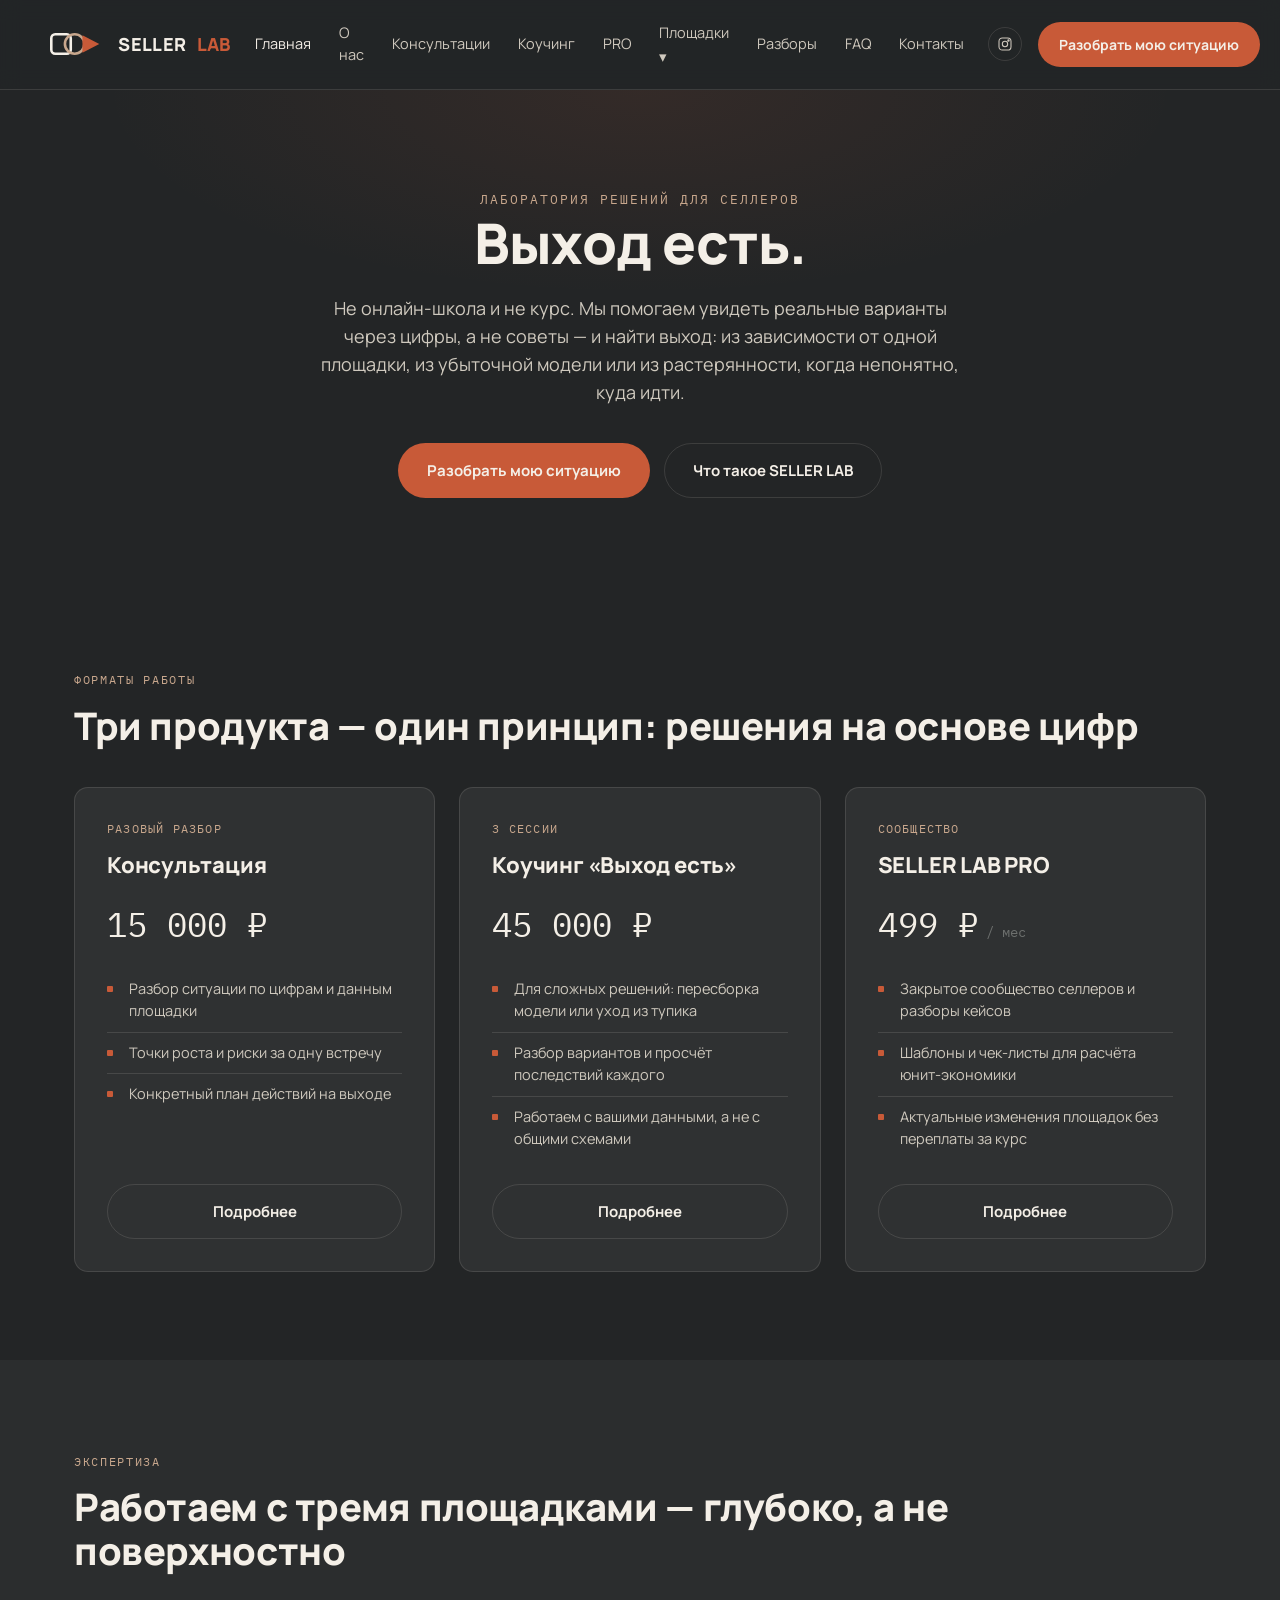
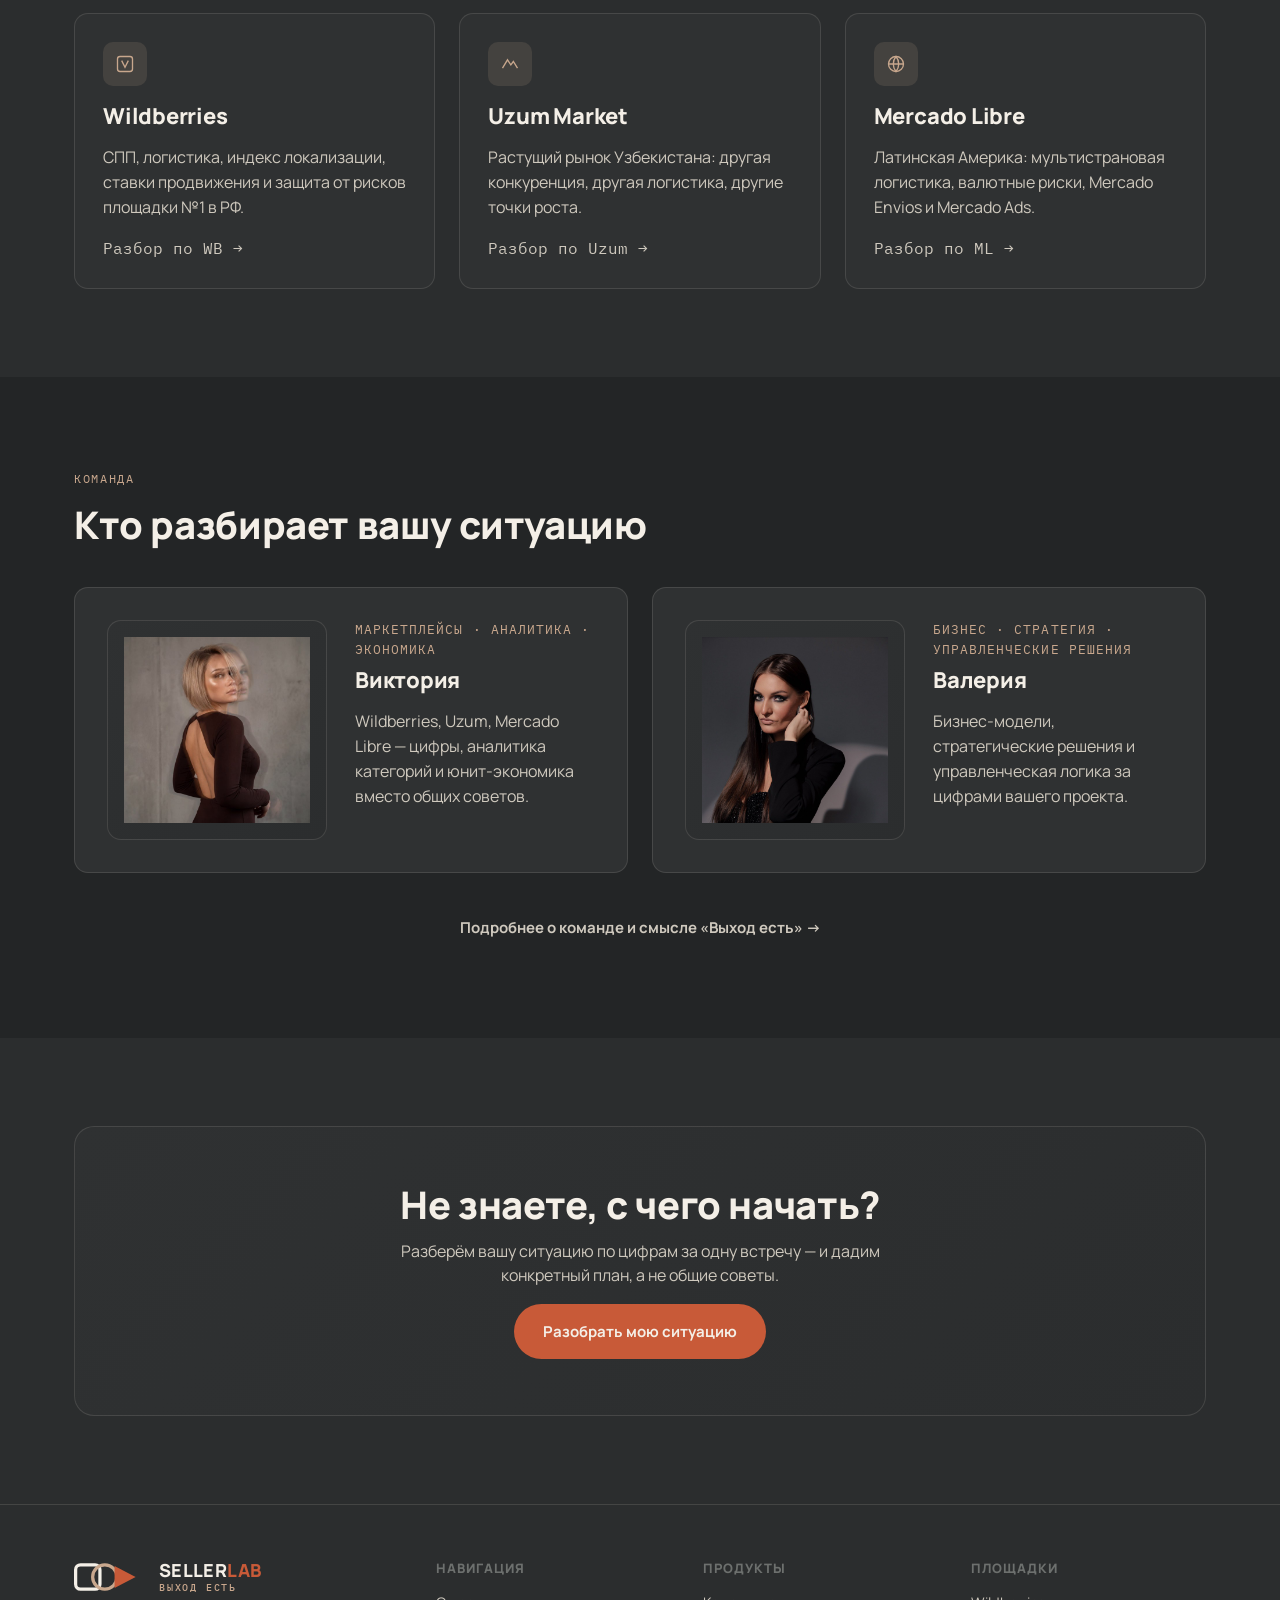
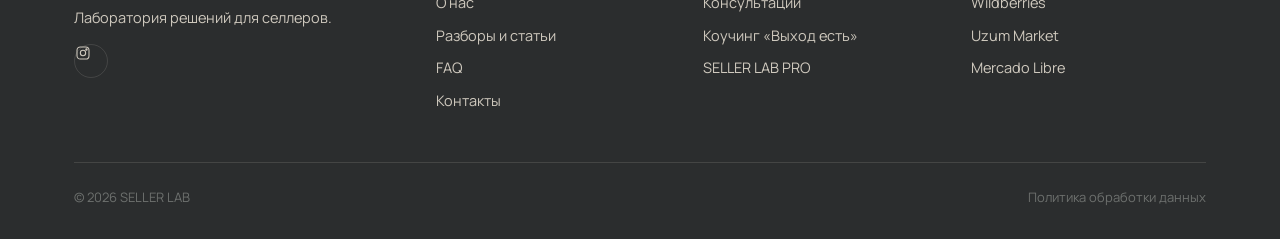
<file: index.html>
<!DOCTYPE html>
<html lang="ru">
<head>
<meta charset="UTF-8">
<meta name="viewport" content="width=device-width, initial-scale=1.0">
<title>SELLER LAB — лаборатория решений для селлеров</title>
<meta name="description" content="SELLER LAB помогает продавцам на маркетплейсах увидеть реальные варианты через цифры: консультации, коучинг «Выход есть» и закрытое сообщество PRO.">
<link rel="icon" type="image/svg+xml" href="assets/img/logo-mark.svg">
<link rel="stylesheet" href="assets/css/style.css">
<link rel="preconnect" href="https://fonts.googleapis.com">
<link rel="preconnect" href="https://fonts.gstatic.com" crossorigin>
<link href="https://fonts.googleapis.com/css2?family=Manrope:wght@400;500;700;800&family=IBM+Plex+Mono:wght@400;500;600&display=swap" rel="stylesheet">
</head>
<body>

<header class="header" data-header>
  <div class="container header__inner">
    <a href="index.html" class="logo">
      <svg viewBox="0 0 180 74" fill="none"><rect x="4" y="7" width="60" height="60" rx="12" stroke="#F4EFE7" stroke-width="8"/><circle cx="76" cy="37" r="30" stroke="#C8A78D" stroke-width="8"/><path d="M100 10 L100 64 L152 37 Z" fill="#C85A38"/></svg>
      SELLER<span style="color:var(--paprika)">LAB</span>
    </a>
    <nav class="nav">
      <a href="index.html" class="is-active">Главная</a>
      <a href="about.html">О нас</a>
      <a href="consulting.html">Консультации</a>
      <a href="coaching.html">Коучинг</a>
      <a href="pro.html">PRO</a>
      <div class="nav__drop">
        <a href="#">Площадки ▾</a>
        <div class="nav__drop-list">
          <a href="wildberries.html">Wildberries</a>
          <a href="uzum.html">Uzum Market</a>
          <a href="mercadolibre.html">Mercado Libre</a>
        </div>
      </div>
      <a href="cases.html">Разборы</a>
      <a href="faq.html">FAQ</a>
      <a href="contacts.html">Контакты</a>
    </nav>
    <div class="header__actions">
      <div class="socials">
        <a href="https://www.instagram.com/sellerlab_io/" target="_blank" rel="noopener" aria-label="Instagram"><svg viewBox="0 0 24 24" fill="none" stroke="currentColor" stroke-width="1.6"><rect x="3" y="3" width="18" height="18" rx="5"/><circle cx="12" cy="12" r="4"/><circle cx="17.2" cy="6.8" r="1"/></svg></a>
      </div>
      <a href="consulting.html#request" class="btn btn--primary btn--sm">Разобрать мою ситуацию</a>
      <button class="nav-toggle" data-nav-toggle aria-label="Меню">
        <svg viewBox="0 0 24 24" fill="none" stroke="currentColor" stroke-width="2"><path d="M3 6h18M3 12h18M3 18h18"/></svg>
      </button>
    </div>
  </div>
</header>

<section class="hero">
  <div class="container">
    <span class="hero__tag">Лаборатория решений для селлеров</span>
    <h1>Выход есть.</h1>
    <p class="hero__sub">Не онлайн-школа и не курс. Мы помогаем увидеть реальные варианты через цифры, а не советы — и найти выход: из зависимости от одной площадки, из убыточной модели или из растерянности, когда непонятно, куда идти.</p>
    <div class="hero__cta">
      <a href="consulting.html#request" class="btn btn--primary">Разобрать мою ситуацию</a>
      <a href="about.html" class="btn btn--outline">Что такое SELLER LAB</a>
    </div>
  </div>
</section>

<section class="section">
  <div class="container">
    <span class="section-tag">Форматы работы</span>
    <h2>Три продукта — один принцип: решения на основе цифр</h2>
    <div class="grid grid--3" style="margin-top:40px;">

      <div class="card product-card">
        <span class="product-card__label">Разовый разбор</span>
        <h3>Консультация</h3>
        <div class="product-card__price">15 000 ₽</div>
        <ul>
          <li>Разбор ситуации по цифрам и данным площадки</li>
          <li>Точки роста и риски за одну встречу</li>
          <li>Конкретный план действий на выходе</li>
        </ul>
        <a href="consulting.html" class="btn btn--outline btn--block">Подробнее</a>
      </div>

      <div class="card product-card">
        <span class="product-card__label">3 сессии</span>
        <h3>Коучинг «Выход есть»</h3>
        <div class="product-card__price">45 000 ₽</div>
        <ul>
          <li>Для сложных решений: пересборка модели или уход из тупика</li>
          <li>Разбор вариантов и просчёт последствий каждого</li>
          <li>Работаем с вашими данными, а не с общими схемами</li>
        </ul>
        <a href="coaching.html" class="btn btn--outline btn--block">Подробнее</a>
      </div>

      <div class="card product-card">
        <span class="product-card__label">Сообщество</span>
        <h3>SELLER LAB PRO</h3>
        <div class="product-card__price">499 ₽<span> / мес</span></div>
        <ul>
          <li>Закрытое сообщество селлеров и разборы кейсов</li>
          <li>Шаблоны и чек-листы для расчёта юнит-экономики</li>
          <li>Актуальные изменения площадок без переплаты за курс</li>
        </ul>
        <a href="pro.html" class="btn btn--outline btn--block">Подробнее</a>
      </div>

    </div>
  </div>
</section>

<section class="section section--alt">
  <div class="container">
    <span class="section-tag">Экспертиза</span>
    <h2>Работаем с тремя площадками — глубоко, а не поверхностно</h2>
    <div class="grid grid--3" style="margin-top:40px;">

      <a href="wildberries.html" class="card platform-card">
        <div class="platform-card__icon"><svg width="20" height="20" viewBox="0 0 24 24" fill="none" stroke="currentColor" stroke-width="1.6"><rect x="3" y="3" width="18" height="18" rx="3"/><path d="M8 8l4 8 4-8"/></svg></div>
        <h3>Wildberries</h3>
        <p>СПП, логистика, индекс локализации, ставки продвижения и защита от рисков площадки №1 в РФ.</p>
        <span class="btn--ghost mono">Разбор по WB →</span>
      </a>

      <a href="uzum.html" class="card platform-card">
        <div class="platform-card__icon"><svg width="20" height="20" viewBox="0 0 24 24" fill="none" stroke="currentColor" stroke-width="1.6"><path d="M3 17l6-10 4 6 3-4 5 8"/></svg></div>
        <h3>Uzum Market</h3>
        <p>Растущий рынок Узбекистана: другая конкуренция, другая логистика, другие точки роста.</p>
        <span class="btn--ghost mono">Разбор по Uzum →</span>
      </a>

      <a href="mercadolibre.html" class="card platform-card">
        <div class="platform-card__icon"><svg width="20" height="20" viewBox="0 0 24 24" fill="none" stroke="currentColor" stroke-width="1.6"><circle cx="12" cy="12" r="9"/><path d="M3 12h18M12 3a14 14 0 010 18 14 14 0 010-18z"/></svg></div>
        <h3>Mercado Libre</h3>
        <p>Латинская Америка: мультистрановая логистика, валютные риски, Mercado Envios и Mercado Ads.</p>
        <span class="btn--ghost mono">Разбор по ML →</span>
      </a>

    </div>
  </div>
</section>

<section class="section">
  <div class="container">
    <span class="section-tag">Команда</span>
    <h2>Кто разбирает вашу ситуацию</h2>
    <div class="grid grid--2" style="margin-top:40px;">
      <div class="card team-card">
        <div class="team-photo"><img src="assets/img/victoria.jpg" alt="Виктория"></div>
        <div>
          <div class="team-role">Маркетплейсы · аналитика · экономика</div>
          <h3>Виктория</h3>
          <p>Wildberries, Uzum, Mercado Libre — цифры, аналитика категорий и юнит-экономика вместо общих советов.</p>
        </div>
      </div>
      <div class="card team-card">
        <div class="team-photo"><img src="assets/img/valeria.jpg" alt="Валерия"></div>
        <div>
          <div class="team-role">Бизнес · стратегия · управленческие решения</div>
          <h3>Валерия</h3>
          <p>Бизнес-модели, стратегические решения и управленческая логика за цифрами вашего проекта.</p>
        </div>
      </div>
    </div>
    <div class="text-center" style="margin-top:32px;">
      <a href="about.html" class="btn btn--ghost mono">Подробнее о команде и смысле «Выход есть» →</a>
    </div>
  </div>
</section>

<section class="section section--alt">
  <div class="container">
    <div class="cta-banner">
      <h2>Не знаете, с чего начать?</h2>
      <p>Разберём вашу ситуацию по цифрам за одну встречу — и дадим конкретный план, а не общие советы.</p>
      <a href="consulting.html#request" class="btn btn--primary">Разобрать мою ситуацию</a>
    </div>
  </div>
</section>

<footer class="footer">
  <div class="container">
    <div class="footer__top">
      <div class="footer__col">
        <a href="index.html" class="logo footer-logo">
          <svg viewBox="0 0 180 74" fill="none"><rect x="4" y="7" width="60" height="60" rx="12" stroke="#F4EFE7" stroke-width="8"/><circle cx="76" cy="37" r="30" stroke="#C8A78D" stroke-width="8"/><path d="M100 10 L100 64 L152 37 Z" fill="#C85A38"/></svg>
          <span class="logo__stack"><span class="logo__word">SELLER<span style="color:var(--paprika)">LAB</span></span><span class="logo__tag">Выход есть</span></span>
        </a>
        <p>Лаборатория решений для селлеров.</p>
        <div class="socials" style="margin-top:14px;">
          <a href="https://www.instagram.com/sellerlab_io/" target="_blank" rel="noopener" aria-label="Instagram"><svg viewBox="0 0 24 24" fill="none" stroke="currentColor" stroke-width="1.6"><rect x="3" y="3" width="18" height="18" rx="5"/><circle cx="12" cy="12" r="4"/><circle cx="17.2" cy="6.8" r="1"/></svg></a>
        </div>
      </div>
      <div class="footer__col">
        <h4>Навигация</h4>
        <a href="about.html">О нас</a>
        <a href="cases.html">Разборы и статьи</a>
        <a href="faq.html">FAQ</a>
        <a href="contacts.html">Контакты</a>
      </div>
      <div class="footer__col">
        <h4>Продукты</h4>
        <a href="consulting.html">Консультации</a>
        <a href="coaching.html">Коучинг «Выход есть»</a>
        <a href="pro.html">SELLER LAB PRO</a>
      </div>
      <div class="footer__col">
        <h4>Площадки</h4>
        <a href="wildberries.html">Wildberries</a>
        <a href="uzum.html">Uzum Market</a>
        <a href="mercadolibre.html">Mercado Libre</a>
      </div>
    </div>
    <div class="footer__bottom">
      <span>© 2026 SELLER LAB</span>
      <a href="privacy.html">Политика обработки данных</a>
    </div>
  </div>
</footer>

<script src="assets/js/main.js"></script>
</body>
</html>
</file>
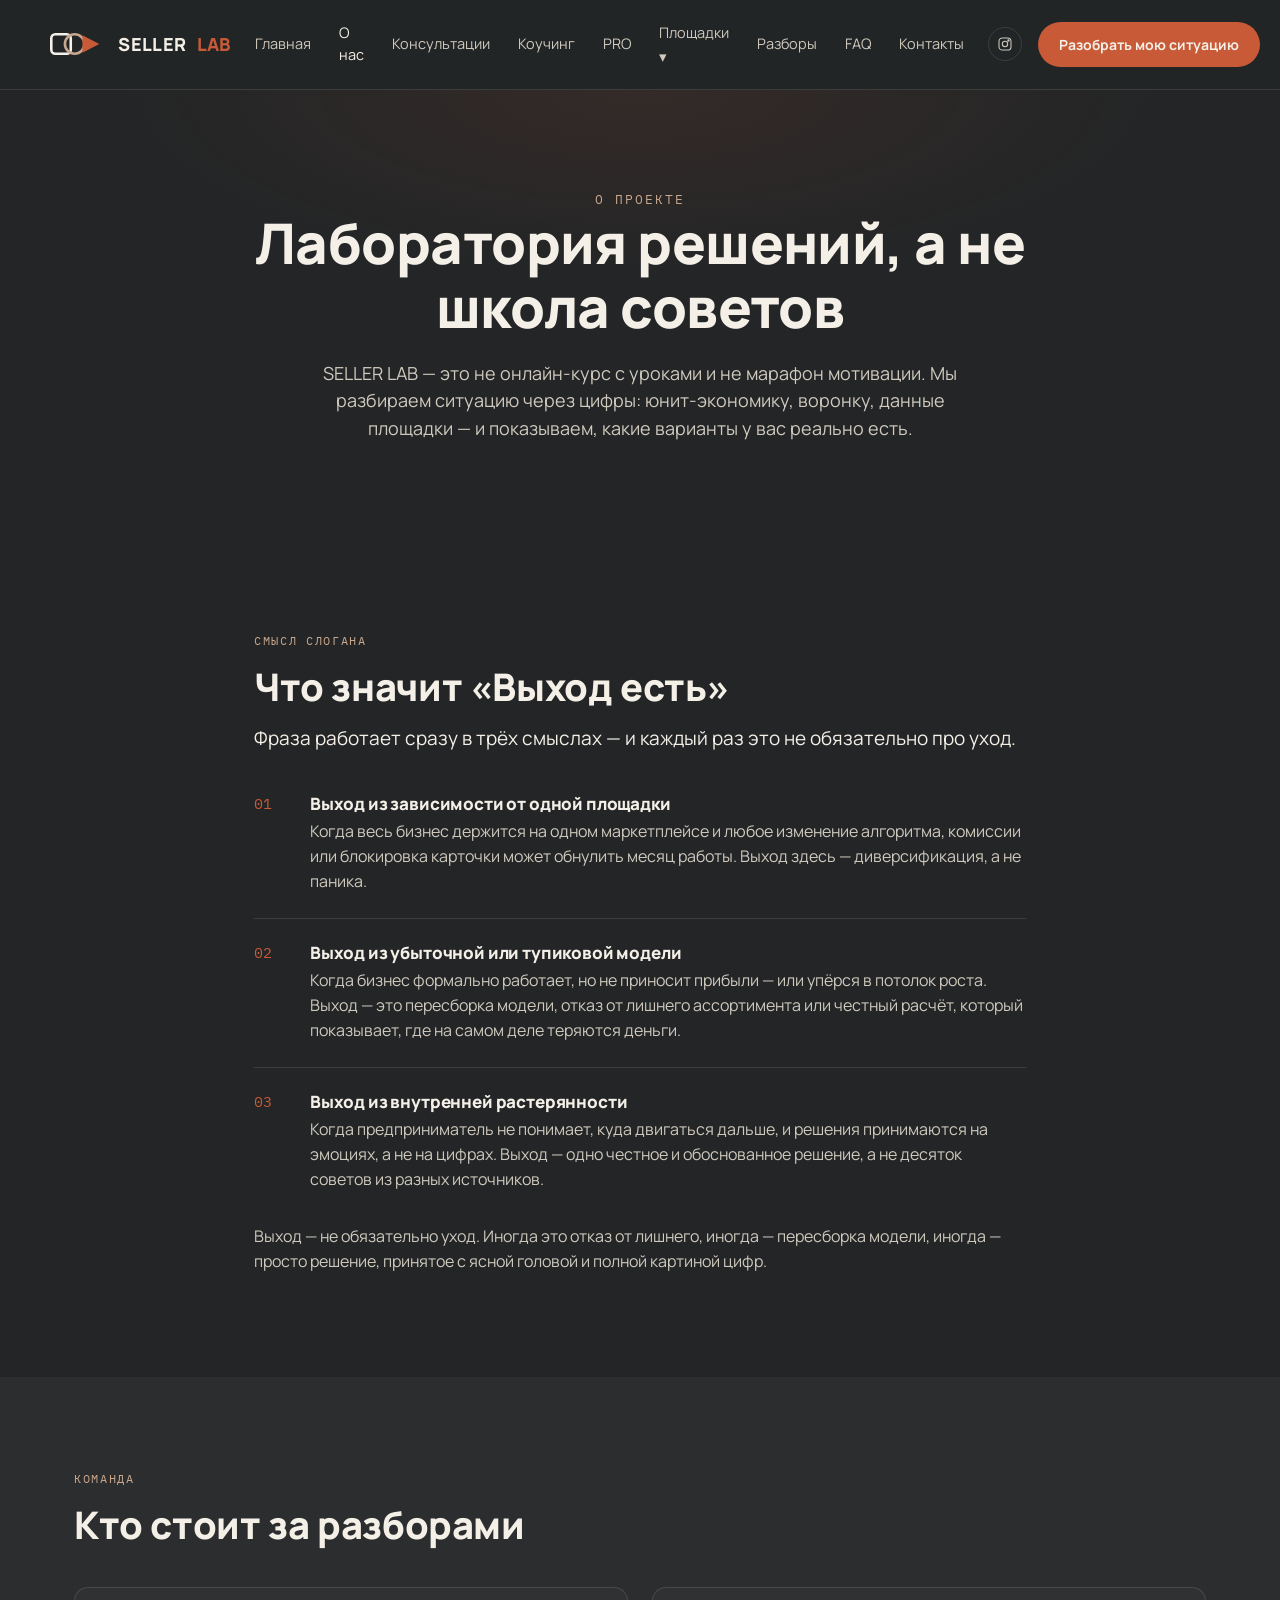
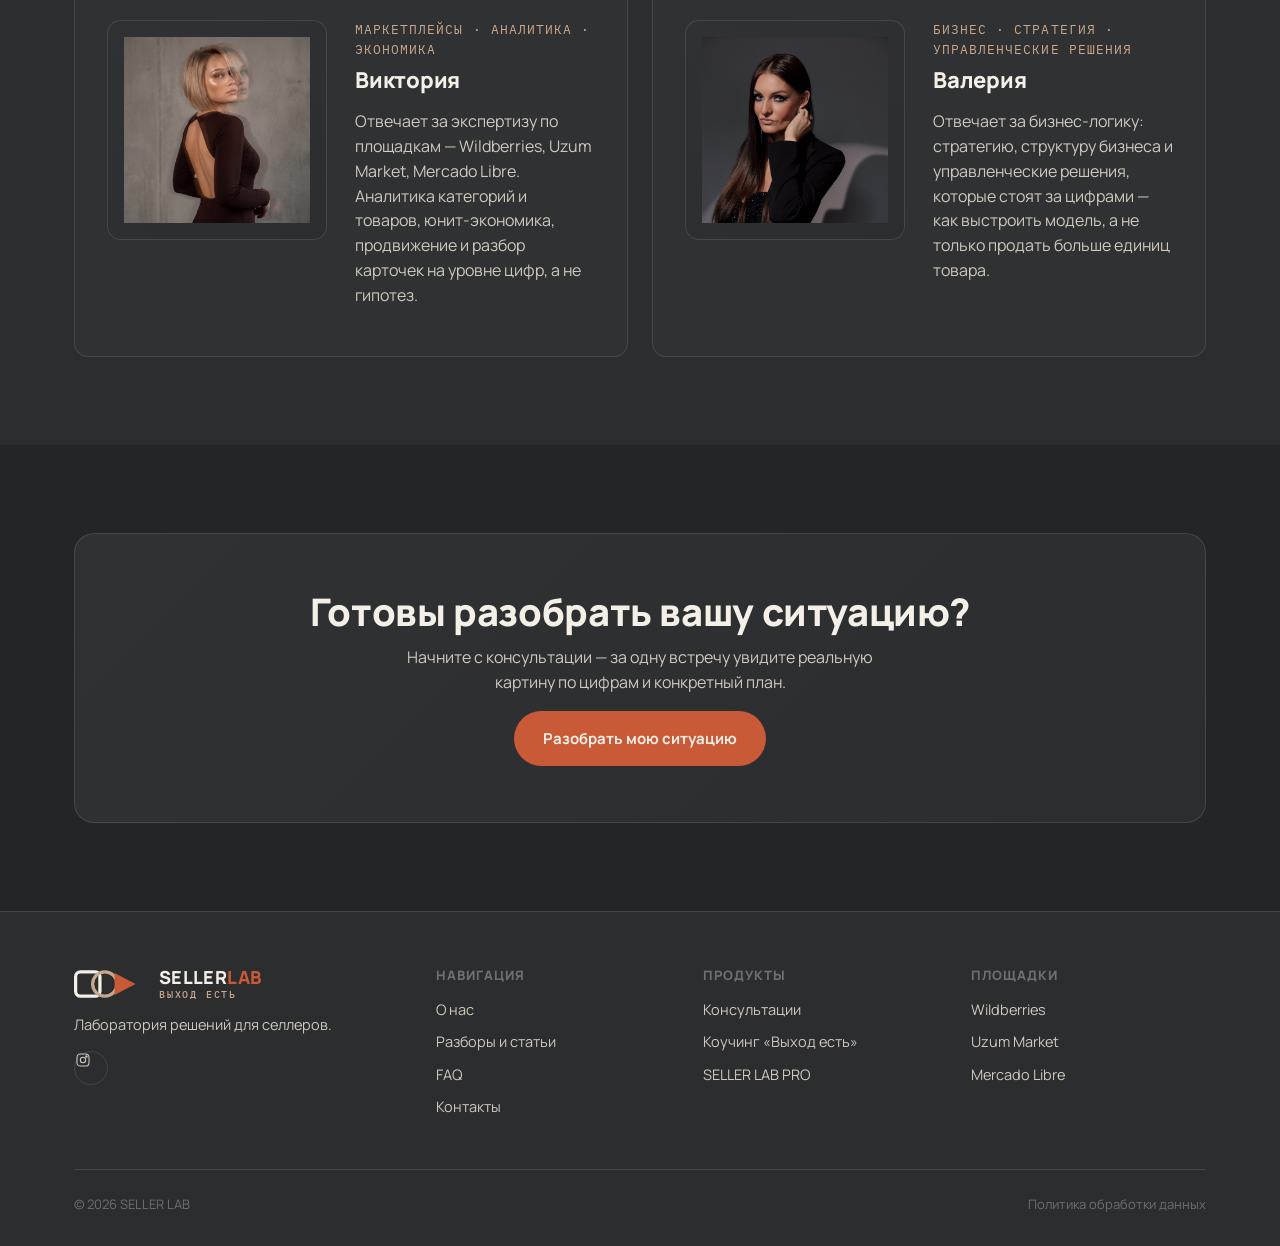
<file: about.html>
<!DOCTYPE html>
<html lang="ru">
<head>
<meta charset="UTF-8">
<meta name="viewport" content="width=device-width, initial-scale=1.0">
<title>О нас — SELLER LAB</title>
<meta name="description" content="SELLER LAB — лаборатория решений для селлеров. Не онлайн-школа и не курс. Команда: Валерия — бизнес и стратегия, Виктория — маркетплейсы и аналитика.">
<link rel="icon" type="image/svg+xml" href="assets/img/logo-mark.svg">
<link rel="stylesheet" href="assets/css/style.css">
<link rel="preconnect" href="https://fonts.googleapis.com">
<link rel="preconnect" href="https://fonts.gstatic.com" crossorigin>
<link href="https://fonts.googleapis.com/css2?family=Manrope:wght@400;500;700;800&family=IBM+Plex+Mono:wght@400;500;600&display=swap" rel="stylesheet">
</head>
<body>

<header class="header" data-header>
  <div class="container header__inner">
    <a href="index.html" class="logo">
      <svg viewBox="0 0 180 74" fill="none"><rect x="4" y="7" width="60" height="60" rx="12" stroke="#F4EFE7" stroke-width="8"/><circle cx="76" cy="37" r="30" stroke="#C8A78D" stroke-width="8"/><path d="M100 10 L100 64 L152 37 Z" fill="#C85A38"/></svg>
      SELLER<span style="color:var(--paprika)">LAB</span>
    </a>
    <nav class="nav">
      <a href="index.html">Главная</a>
      <a href="about.html" class="is-active">О нас</a>
      <a href="consulting.html">Консультации</a>
      <a href="coaching.html">Коучинг</a>
      <a href="pro.html">PRO</a>
      <div class="nav__drop">
        <a href="#">Площадки ▾</a>
        <div class="nav__drop-list">
          <a href="wildberries.html">Wildberries</a>
          <a href="uzum.html">Uzum Market</a>
          <a href="mercadolibre.html">Mercado Libre</a>
        </div>
      </div>
      <a href="cases.html">Разборы</a>
      <a href="faq.html">FAQ</a>
      <a href="contacts.html">Контакты</a>
    </nav>
    <div class="header__actions">
      <div class="socials">
        <a href="https://www.instagram.com/sellerlab_io/" target="_blank" rel="noopener" aria-label="Instagram"><svg viewBox="0 0 24 24" fill="none" stroke="currentColor" stroke-width="1.6"><rect x="3" y="3" width="18" height="18" rx="5"/><circle cx="12" cy="12" r="4"/><circle cx="17.2" cy="6.8" r="1"/></svg></a>
      </div>
      <a href="consulting.html#request" class="btn btn--primary btn--sm">Разобрать мою ситуацию</a>
      <button class="nav-toggle" data-nav-toggle aria-label="Меню">
        <svg viewBox="0 0 24 24" fill="none" stroke="currentColor" stroke-width="2"><path d="M3 6h18M3 12h18M3 18h18"/></svg>
      </button>
    </div>
  </div>
</header>

<section class="hero" style="padding-bottom:60px;">
  <div class="container">
    <span class="hero__tag">О проекте</span>
    <h1>Лаборатория решений, а не школа советов</h1>
    <p class="hero__sub">SELLER LAB — это не онлайн-курс с уроками и не марафон мотивации. Мы разбираем ситуацию через цифры: юнит-экономику, воронку, данные площадки — и показываем, какие варианты у вас реально есть.</p>
  </div>
</section>

<section class="section">
  <div class="container" style="max-width:820px;">
    <span class="section-tag">Смысл слогана</span>
    <h2>Что значит «Выход есть»</h2>
    <p class="lead">Фраза работает сразу в трёх смыслах — и каждый раз это не обязательно про уход.</p>

    <ol class="numbered-steps">
      <li>
        <h3>Выход из зависимости от одной площадки</h3>
        <p>Когда весь бизнес держится на одном маркетплейсе и любое изменение алгоритма, комиссии или блокировка карточки может обнулить месяц работы. Выход здесь — диверсификация, а не паника.</p>
      </li>
      <li>
        <h3>Выход из убыточной или тупиковой модели</h3>
        <p>Когда бизнес формально работает, но не приносит прибыли — или упёрся в потолок роста. Выход — это пересборка модели, отказ от лишнего ассортимента или честный расчёт, который показывает, где на самом деле теряются деньги.</p>
      </li>
      <li>
        <h3>Выход из внутренней растерянности</h3>
        <p>Когда предприниматель не понимает, куда двигаться дальше, и решения принимаются на эмоциях, а не на цифрах. Выход — одно честное и обоснованное решение, а не десяток советов из разных источников.</p>
      </li>
    </ol>

    <p style="margin-top:8px;">Выход — не обязательно уход. Иногда это отказ от лишнего, иногда — пересборка модели, иногда — просто решение, принятое с ясной головой и полной картиной цифр.</p>
  </div>
</section>

<section class="section section--alt">
  <div class="container">
    <span class="section-tag">Команда</span>
    <h2>Кто стоит за разборами</h2>

    <div class="grid grid--2" style="margin-top:40px;">
      <div class="card team-card">
        <div class="team-photo"><img src="assets/img/victoria.jpg" alt="Виктория"></div>
        <div>
          <div class="team-role">Маркетплейсы · аналитика · экономика</div>
          <h3>Виктория</h3>
          <p>Отвечает за экспертизу по площадкам — Wildberries, Uzum Market, Mercado Libre. Аналитика категорий и товаров, юнит-экономика, продвижение и разбор карточек на уровне цифр, а не гипотез.</p>
        </div>
      </div>
      <div class="card team-card">
        <div class="team-photo"><img src="assets/img/valeria.jpg" alt="Валерия"></div>
        <div>
          <div class="team-role">Бизнес · стратегия · управленческие решения</div>
          <h3>Валерия</h3>
          <p>Отвечает за бизнес-логику: стратегию, структуру бизнеса и управленческие решения, которые стоят за цифрами — как выстроить модель, а не только продать больше единиц товара.</p>
        </div>
      </div>
    </div>
  </div>
</section>

<section class="section">
  <div class="container">
    <div class="cta-banner">
      <h2>Готовы разобрать вашу ситуацию?</h2>
      <p>Начните с консультации — за одну встречу увидите реальную картину по цифрам и конкретный план.</p>
      <a href="consulting.html#request" class="btn btn--primary">Разобрать мою ситуацию</a>
    </div>
  </div>
</section>

<footer class="footer">
  <div class="container">
    <div class="footer__top">
      <div class="footer__col">
        <a href="index.html" class="logo footer-logo">
          <svg viewBox="0 0 180 74" fill="none"><rect x="4" y="7" width="60" height="60" rx="12" stroke="#F4EFE7" stroke-width="8"/><circle cx="76" cy="37" r="30" stroke="#C8A78D" stroke-width="8"/><path d="M100 10 L100 64 L152 37 Z" fill="#C85A38"/></svg>
          <span class="logo__stack"><span class="logo__word">SELLER<span style="color:var(--paprika)">LAB</span></span><span class="logo__tag">Выход есть</span></span>
        </a>
        <p>Лаборатория решений для селлеров.</p>
        <div class="socials" style="margin-top:14px;">
          <a href="https://www.instagram.com/sellerlab_io/" target="_blank" rel="noopener" aria-label="Instagram"><svg viewBox="0 0 24 24" fill="none" stroke="currentColor" stroke-width="1.6"><rect x="3" y="3" width="18" height="18" rx="5"/><circle cx="12" cy="12" r="4"/><circle cx="17.2" cy="6.8" r="1"/></svg></a>
        </div>
      </div>
      <div class="footer__col">
        <h4>Навигация</h4>
        <a href="about.html">О нас</a>
        <a href="cases.html">Разборы и статьи</a>
        <a href="faq.html">FAQ</a>
        <a href="contacts.html">Контакты</a>
      </div>
      <div class="footer__col">
        <h4>Продукты</h4>
        <a href="consulting.html">Консультации</a>
        <a href="coaching.html">Коучинг «Выход есть»</a>
        <a href="pro.html">SELLER LAB PRO</a>
      </div>
      <div class="footer__col">
        <h4>Площадки</h4>
        <a href="wildberries.html">Wildberries</a>
        <a href="uzum.html">Uzum Market</a>
        <a href="mercadolibre.html">Mercado Libre</a>
      </div>
    </div>
    <div class="footer__bottom">
      <span>© 2026 SELLER LAB</span>
      <a href="privacy.html">Политика обработки данных</a>
    </div>
  </div>
</footer>

<script src="assets/js/main.js"></script>
</body>
</html>
</file>
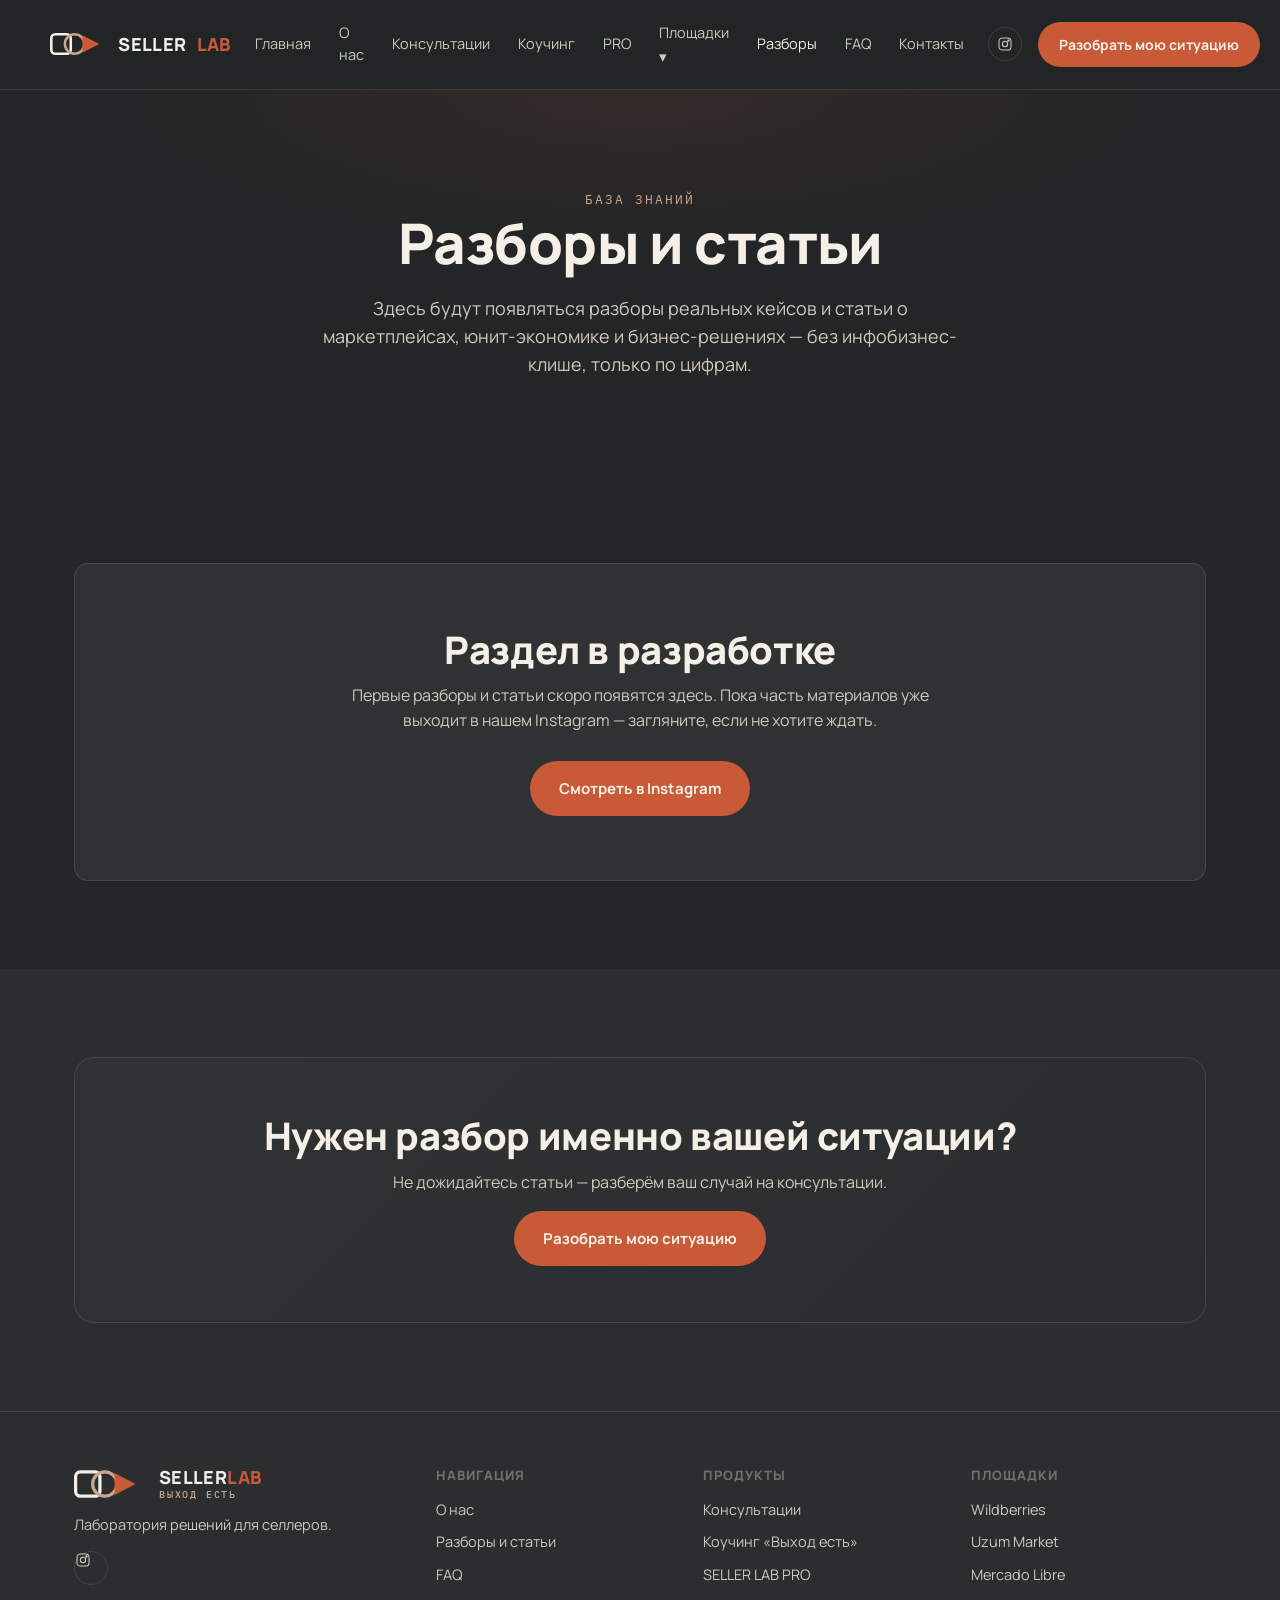
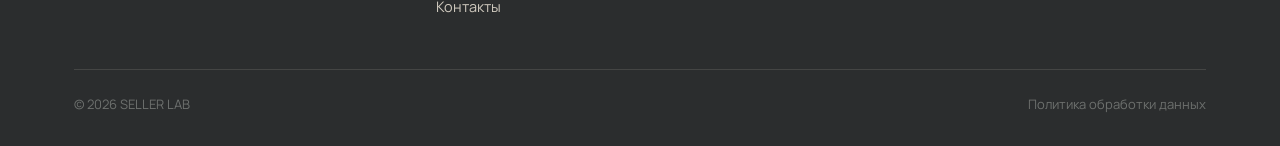
<file: cases.html>
<!DOCTYPE html>
<html lang="ru">
<head>
<meta charset="UTF-8">
<meta name="viewport" content="width=device-width, initial-scale=1.0">
<title>Разборы и статьи — SELLER LAB</title>
<meta name="description" content="Разборы кейсов и статьи SELLER LAB о маркетплейсах, юнит-экономике и бизнес-решениях селлеров.">
<link rel="icon" type="image/svg+xml" href="assets/img/logo-mark.svg">
<link rel="stylesheet" href="assets/css/style.css">
<link rel="preconnect" href="https://fonts.googleapis.com">
<link rel="preconnect" href="https://fonts.gstatic.com" crossorigin>
<link href="https://fonts.googleapis.com/css2?family=Manrope:wght@400;500;700;800&family=IBM+Plex+Mono:wght@400;500;600&display=swap" rel="stylesheet">
</head>
<body>

<header class="header" data-header>
  <div class="container header__inner">
    <a href="index.html" class="logo">
      <svg viewBox="0 0 180 74" fill="none"><rect x="4" y="7" width="60" height="60" rx="12" stroke="#F4EFE7" stroke-width="8"/><circle cx="76" cy="37" r="30" stroke="#C8A78D" stroke-width="8"/><path d="M100 10 L100 64 L152 37 Z" fill="#C85A38"/></svg>
      SELLER<span style="color:var(--paprika)">LAB</span>
    </a>
    <nav class="nav">
      <a href="index.html">Главная</a>
      <a href="about.html">О нас</a>
      <a href="consulting.html">Консультации</a>
      <a href="coaching.html">Коучинг</a>
      <a href="pro.html">PRO</a>
      <div class="nav__drop">
        <a href="#">Площадки ▾</a>
        <div class="nav__drop-list">
          <a href="wildberries.html">Wildberries</a>
          <a href="uzum.html">Uzum Market</a>
          <a href="mercadolibre.html">Mercado Libre</a>
        </div>
      </div>
      <a href="cases.html" class="is-active">Разборы</a>
      <a href="faq.html">FAQ</a>
      <a href="contacts.html">Контакты</a>
    </nav>
    <div class="header__actions">
      <div class="socials">
        <a href="https://www.instagram.com/sellerlab_io/" target="_blank" rel="noopener" aria-label="Instagram"><svg viewBox="0 0 24 24" fill="none" stroke="currentColor" stroke-width="1.6"><rect x="3" y="3" width="18" height="18" rx="5"/><circle cx="12" cy="12" r="4"/><circle cx="17.2" cy="6.8" r="1"/></svg></a>
      </div>
      <a href="consulting.html#request" class="btn btn--primary btn--sm">Разобрать мою ситуацию</a>
      <button class="nav-toggle" data-nav-toggle aria-label="Меню">
        <svg viewBox="0 0 24 24" fill="none" stroke="currentColor" stroke-width="2"><path d="M3 6h18M3 12h18M3 18h18"/></svg>
      </button>
    </div>
  </div>
</header>

<section class="hero" style="padding-bottom:60px;">
  <div class="container">
    <span class="hero__tag">База знаний</span>
    <h1>Разборы и статьи</h1>
    <p class="hero__sub">Здесь будут появляться разборы реальных кейсов и статьи о маркетплейсах, юнит-экономике и бизнес-решениях — без инфобизнес-клише, только по цифрам.</p>
  </div>
</section>

<section class="section">
  <div class="container">
    <div class="card text-center" style="padding:64px 32px;">
      <h2 style="margin-bottom:12px;">Раздел в разработке</h2>
      <p class="max-w-sub mx-auto">Первые разборы и статьи скоро появятся здесь. Пока часть материалов уже выходит в нашем Instagram — загляните, если не хотите ждать.</p>
      <a href="https://www.instagram.com/sellerlab_io/" target="_blank" rel="noopener" class="btn btn--primary" style="margin-top:12px;">Смотреть в Instagram</a>
    </div>
  </div>
</section>

<section class="section section--alt">
  <div class="container">
    <div class="cta-banner">
      <h2>Нужен разбор именно вашей ситуации?</h2>
      <p>Не дожидайтесь статьи — разберём ваш случай на консультации.</p>
      <a href="consulting.html#request" class="btn btn--primary">Разобрать мою ситуацию</a>
    </div>
  </div>
</section>

<footer class="footer">
  <div class="container">
    <div class="footer__top">
      <div class="footer__col">
        <a href="index.html" class="logo footer-logo">
          <svg viewBox="0 0 180 74" fill="none"><rect x="4" y="7" width="60" height="60" rx="12" stroke="#F4EFE7" stroke-width="8"/><circle cx="76" cy="37" r="30" stroke="#C8A78D" stroke-width="8"/><path d="M100 10 L100 64 L152 37 Z" fill="#C85A38"/></svg>
          <span class="logo__stack"><span class="logo__word">SELLER<span style="color:var(--paprika)">LAB</span></span><span class="logo__tag">Выход есть</span></span>
        </a>
        <p>Лаборатория решений для селлеров.</p>
        <div class="socials" style="margin-top:14px;">
          <a href="https://www.instagram.com/sellerlab_io/" target="_blank" rel="noopener" aria-label="Instagram"><svg viewBox="0 0 24 24" fill="none" stroke="currentColor" stroke-width="1.6"><rect x="3" y="3" width="18" height="18" rx="5"/><circle cx="12" cy="12" r="4"/><circle cx="17.2" cy="6.8" r="1"/></svg></a>
        </div>
      </div>
      <div class="footer__col">
        <h4>Навигация</h4>
        <a href="about.html">О нас</a>
        <a href="cases.html">Разборы и статьи</a>
        <a href="faq.html">FAQ</a>
        <a href="contacts.html">Контакты</a>
      </div>
      <div class="footer__col">
        <h4>Продукты</h4>
        <a href="consulting.html">Консультации</a>
        <a href="coaching.html">Коучинг «Выход есть»</a>
        <a href="pro.html">SELLER LAB PRO</a>
      </div>
      <div class="footer__col">
        <h4>Площадки</h4>
        <a href="wildberries.html">Wildberries</a>
        <a href="uzum.html">Uzum Market</a>
        <a href="mercadolibre.html">Mercado Libre</a>
      </div>
    </div>
    <div class="footer__bottom">
      <span>© 2026 SELLER LAB</span>
      <a href="privacy.html">Политика обработки данных</a>
    </div>
  </div>
</footer>

<script src="assets/js/main.js"></script>
</body>
</html>
</file>
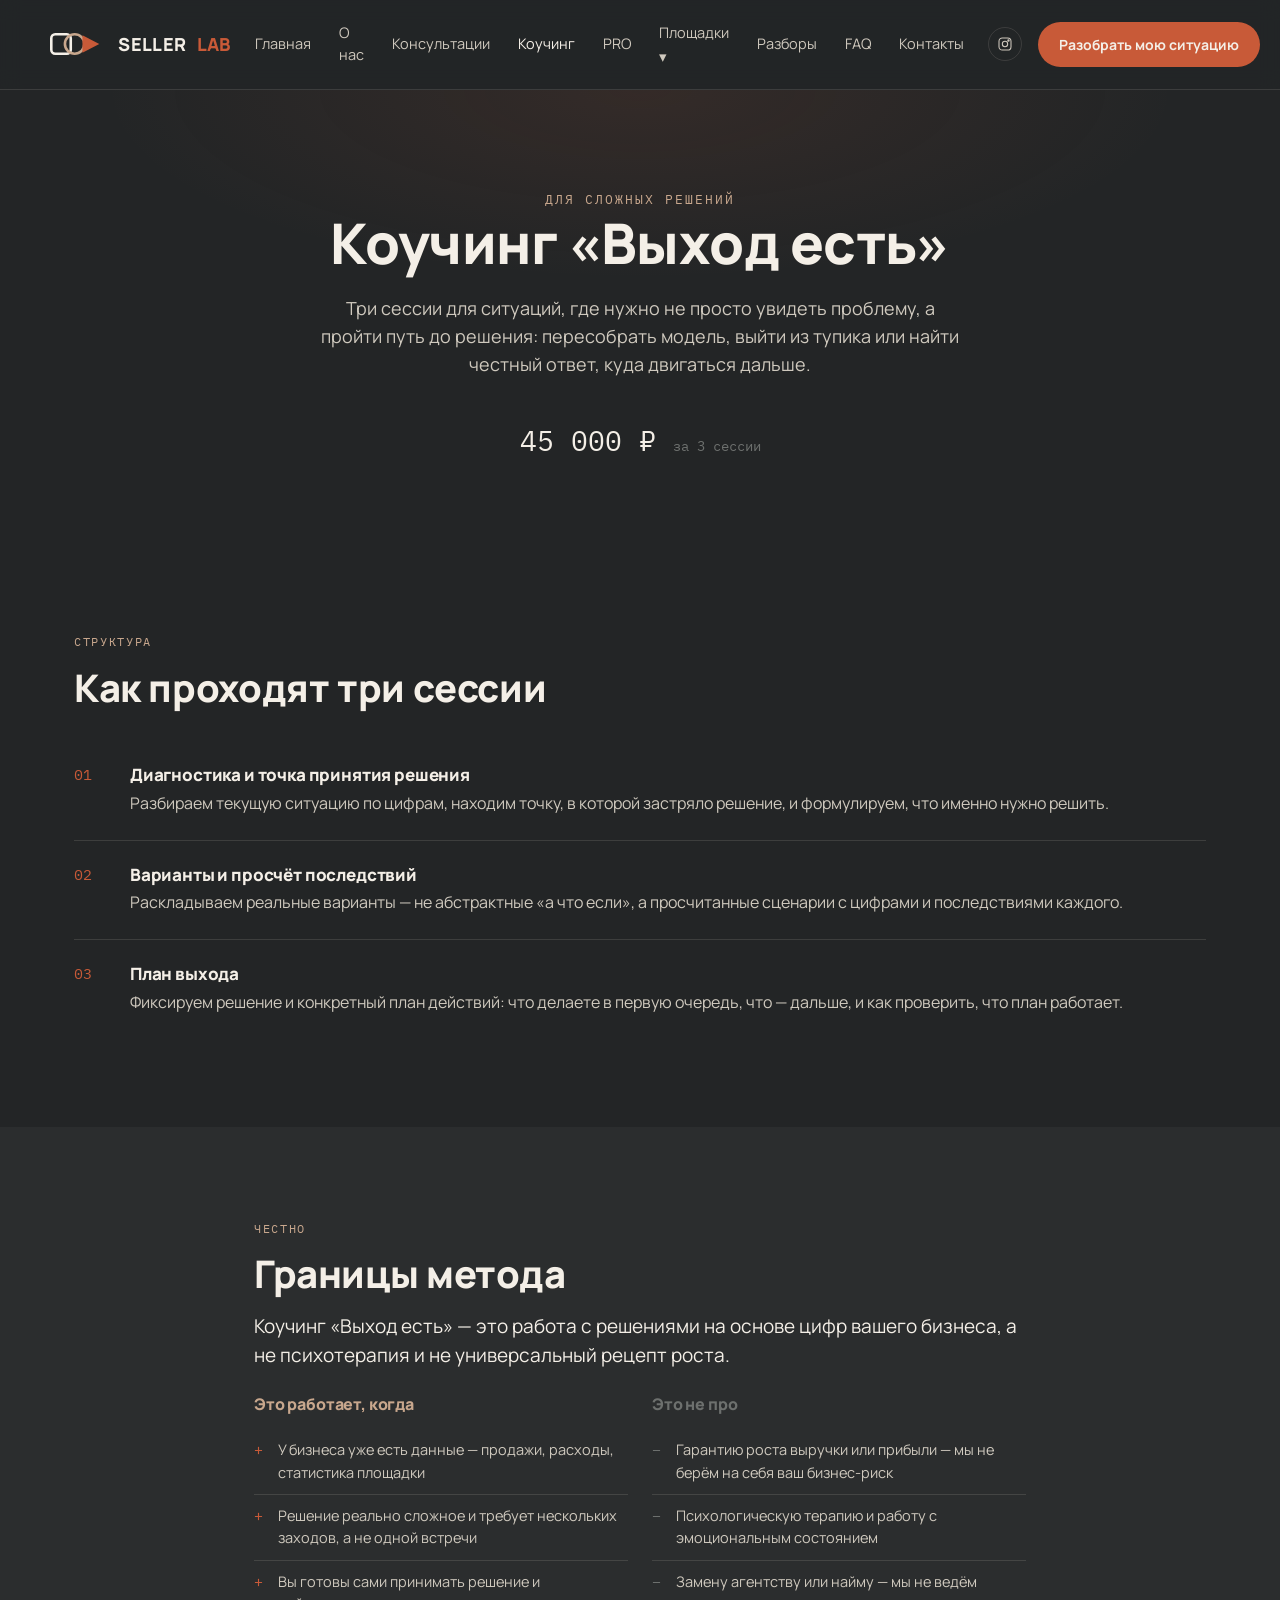
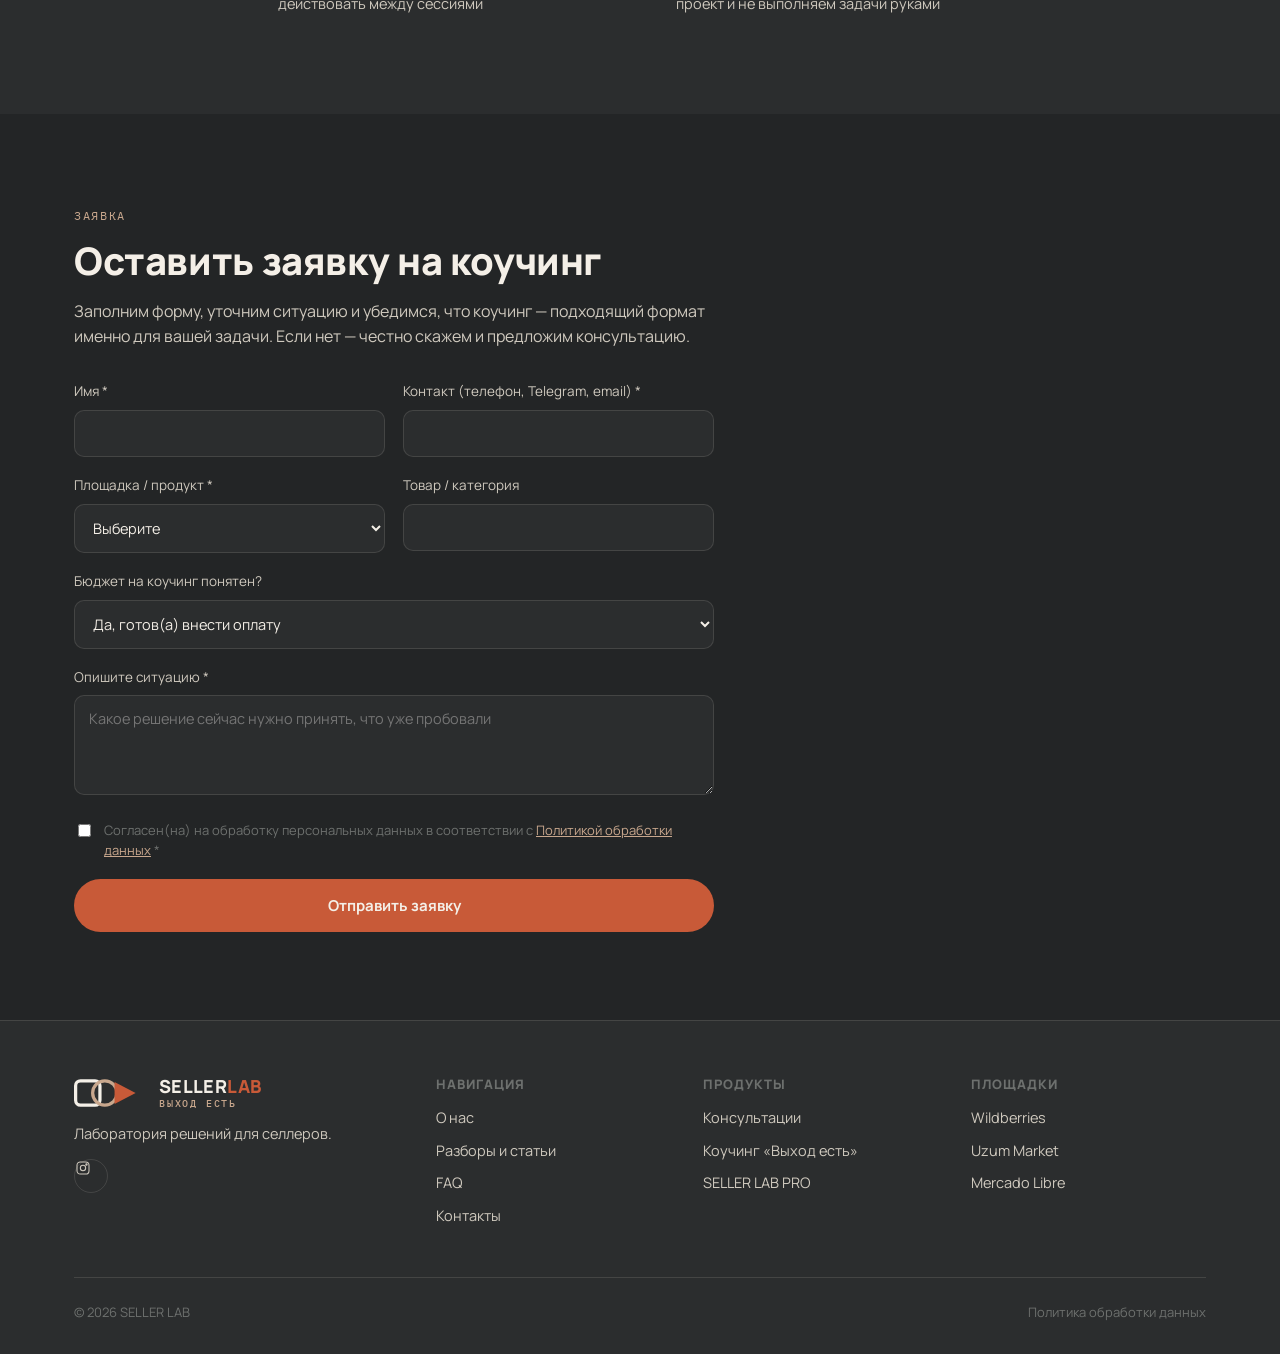
<file: coaching.html>
<!DOCTYPE html>
<html lang="ru">
<head>
<meta charset="UTF-8">
<meta name="viewport" content="width=device-width, initial-scale=1.0">
<title>Коучинг «Выход есть» — SELLER LAB</title>
<meta name="description" content="Коучинг «Выход есть» — 45 000 ₽ за 3 сессии. Для сложных решений: пересборка бизнес-модели или осознанный уход из тупика, на основе цифр.">
<link rel="icon" type="image/svg+xml" href="assets/img/logo-mark.svg">
<link rel="stylesheet" href="assets/css/style.css">
<link rel="preconnect" href="https://fonts.googleapis.com">
<link rel="preconnect" href="https://fonts.gstatic.com" crossorigin>
<link href="https://fonts.googleapis.com/css2?family=Manrope:wght@400;500;700;800&family=IBM+Plex+Mono:wght@400;500;600&display=swap" rel="stylesheet">
</head>
<body>

<header class="header" data-header>
  <div class="container header__inner">
    <a href="index.html" class="logo">
      <svg viewBox="0 0 180 74" fill="none"><rect x="4" y="7" width="60" height="60" rx="12" stroke="#F4EFE7" stroke-width="8"/><circle cx="76" cy="37" r="30" stroke="#C8A78D" stroke-width="8"/><path d="M100 10 L100 64 L152 37 Z" fill="#C85A38"/></svg>
      SELLER<span style="color:var(--paprika)">LAB</span>
    </a>
    <nav class="nav">
      <a href="index.html">Главная</a>
      <a href="about.html">О нас</a>
      <a href="consulting.html">Консультации</a>
      <a href="coaching.html" class="is-active">Коучинг</a>
      <a href="pro.html">PRO</a>
      <div class="nav__drop">
        <a href="#">Площадки ▾</a>
        <div class="nav__drop-list">
          <a href="wildberries.html">Wildberries</a>
          <a href="uzum.html">Uzum Market</a>
          <a href="mercadolibre.html">Mercado Libre</a>
        </div>
      </div>
      <a href="cases.html">Разборы</a>
      <a href="faq.html">FAQ</a>
      <a href="contacts.html">Контакты</a>
    </nav>
    <div class="header__actions">
      <div class="socials">
        <a href="https://www.instagram.com/sellerlab_io/" target="_blank" rel="noopener" aria-label="Instagram"><svg viewBox="0 0 24 24" fill="none" stroke="currentColor" stroke-width="1.6"><rect x="3" y="3" width="18" height="18" rx="5"/><circle cx="12" cy="12" r="4"/><circle cx="17.2" cy="6.8" r="1"/></svg></a>
      </div>
      <a href="consulting.html#request" class="btn btn--primary btn--sm">Разобрать мою ситуацию</a>
      <button class="nav-toggle" data-nav-toggle aria-label="Меню">
        <svg viewBox="0 0 24 24" fill="none" stroke="currentColor" stroke-width="2"><path d="M3 6h18M3 12h18M3 18h18"/></svg>
      </button>
    </div>
  </div>
</header>

<section class="hero" style="padding-bottom:60px;">
  <div class="container">
    <span class="hero__tag">Для сложных решений</span>
    <h1>Коучинг «Выход есть»</h1>
    <p class="hero__sub">Три сессии для ситуаций, где нужно не просто увидеть проблему, а пройти путь до решения: пересобрать модель, выйти из тупика или найти честный ответ, куда двигаться дальше.</p>
    <div class="hero__cta">
      <span class="product-card__price mono" style="font-size:28px;">45 000 ₽ <span style="font-size:14px;color:var(--graphite);">за 3 сессии</span></span>
    </div>
  </div>
</section>

<section class="section">
  <div class="container">
    <span class="section-tag">Структура</span>
    <h2>Как проходят три сессии</h2>
    <ol class="numbered-steps" style="margin-top:32px;">
      <li>
        <h3>Диагностика и точка принятия решения</h3>
        <p>Разбираем текущую ситуацию по цифрам, находим точку, в которой застряло решение, и формулируем, что именно нужно решить.</p>
      </li>
      <li>
        <h3>Варианты и просчёт последствий</h3>
        <p>Раскладываем реальные варианты — не абстрактные «а что если», а просчитанные сценарии с цифрами и последствиями каждого.</p>
      </li>
      <li>
        <h3>План выхода</h3>
        <p>Фиксируем решение и конкретный план действий: что делаете в первую очередь, что — дальше, и как проверить, что план работает.</p>
      </li>
    </ol>
  </div>
</section>

<section class="section section--alt">
  <div class="container" style="max-width:820px;">
    <span class="section-tag">Честно</span>
    <h2>Границы метода</h2>
    <p class="lead">Коучинг «Выход есть» — это работа с решениями на основе цифр вашего бизнеса, а не психотерапия и не универсальный рецепт роста.</p>
    <div class="scope-grid" style="margin-top:24px;">
      <div class="scope-col is-in">
        <h3>Это работает, когда</h3>
        <ul>
          <li>У бизнеса уже есть данные — продажи, расходы, статистика площадки</li>
          <li>Решение реально сложное и требует нескольких заходов, а не одной встречи</li>
          <li>Вы готовы сами принимать решение и действовать между сессиями</li>
        </ul>
      </div>
      <div class="scope-col is-out">
        <h3>Это не про</h3>
        <ul>
          <li>Гарантию роста выручки или прибыли — мы не берём на себя ваш бизнес-риск</li>
          <li>Психологическую терапию и работу с эмоциональным состоянием</li>
          <li>Замену агентству или найму — мы не ведём проект и не выполняем задачи руками</li>
        </ul>
      </div>
    </div>
  </div>
</section>

<section class="section" id="request">
  <div class="container">
    <span class="section-tag">Заявка</span>
    <h2>Оставить заявку на коучинг</h2>
    <p class="max-w-sub">Заполним форму, уточним ситуацию и убедимся, что коучинг — подходящий формат именно для вашей задачи. Если нет — честно скажем и предложим консультацию.</p>

    <form class="form" data-lead-form="Заявка на коучинг «Выход есть»" data-lead-email="hello@sellerlab.io" style="margin-top:32px;">
      <div class="form-row">
        <div class="field">
          <label for="k-name">Имя *</label>
          <input type="text" id="k-name" name="Имя" required>
        </div>
        <div class="field">
          <label for="k-contact">Контакт (телефон, Telegram, email) *</label>
          <input type="text" id="k-contact" name="Контакт" required>
        </div>
      </div>
      <div class="form-row">
        <div class="field">
          <label for="k-platform">Площадка / продукт *</label>
          <select id="k-platform" name="Площадка" required>
            <option value="">Выберите</option>
            <option>Wildberries</option>
            <option>Uzum Market</option>
            <option>Mercado Libre</option>
            <option>Несколько площадок</option>
            <option>Ещё не выбрал(а) площадку</option>
          </select>
        </div>
        <div class="field">
          <label for="k-category">Товар / категория</label>
          <input type="text" id="k-category" name="Товар / категория">
        </div>
      </div>
      <div class="field">
        <label for="k-budget">Бюджет на коучинг понятен?</label>
        <select id="k-budget" name="Бюджет">
          <option>Да, готов(а) внести оплату</option>
          <option>Нужно обсудить условия</option>
        </select>
      </div>
      <div class="field">
        <label for="k-situation">Опишите ситуацию *</label>
        <textarea id="k-situation" name="Ситуация" required placeholder="Какое решение сейчас нужно принять, что уже пробовали"></textarea>
      </div>
      <div class="field field--checkbox">
        <input type="checkbox" id="k-consent" name="Согласие на обработку данных" value="Да" required>
        <label for="k-consent">Согласен(на) на обработку персональных данных в соответствии с <a href="privacy.html">Политикой обработки данных</a> *</label>
      </div>
      <button type="submit" class="btn btn--primary btn--block">Отправить заявку</button>
      <div class="form-status" data-form-status></div>
    </form>
  </div>
</section>

<footer class="footer">
  <div class="container">
    <div class="footer__top">
      <div class="footer__col">
        <a href="index.html" class="logo footer-logo">
          <svg viewBox="0 0 180 74" fill="none"><rect x="4" y="7" width="60" height="60" rx="12" stroke="#F4EFE7" stroke-width="8"/><circle cx="76" cy="37" r="30" stroke="#C8A78D" stroke-width="8"/><path d="M100 10 L100 64 L152 37 Z" fill="#C85A38"/></svg>
          <span class="logo__stack"><span class="logo__word">SELLER<span style="color:var(--paprika)">LAB</span></span><span class="logo__tag">Выход есть</span></span>
        </a>
        <p>Лаборатория решений для селлеров.</p>
        <div class="socials" style="margin-top:14px;">
          <a href="https://www.instagram.com/sellerlab_io/" target="_blank" rel="noopener" aria-label="Instagram"><svg viewBox="0 0 24 24" fill="none" stroke="currentColor" stroke-width="1.6"><rect x="3" y="3" width="18" height="18" rx="5"/><circle cx="12" cy="12" r="4"/><circle cx="17.2" cy="6.8" r="1"/></svg></a>
        </div>
      </div>
      <div class="footer__col">
        <h4>Навигация</h4>
        <a href="about.html">О нас</a>
        <a href="cases.html">Разборы и статьи</a>
        <a href="faq.html">FAQ</a>
        <a href="contacts.html">Контакты</a>
      </div>
      <div class="footer__col">
        <h4>Продукты</h4>
        <a href="consulting.html">Консультации</a>
        <a href="coaching.html">Коучинг «Выход есть»</a>
        <a href="pro.html">SELLER LAB PRO</a>
      </div>
      <div class="footer__col">
        <h4>Площадки</h4>
        <a href="wildberries.html">Wildberries</a>
        <a href="uzum.html">Uzum Market</a>
        <a href="mercadolibre.html">Mercado Libre</a>
      </div>
    </div>
    <div class="footer__bottom">
      <span>© 2026 SELLER LAB</span>
      <a href="privacy.html">Политика обработки данных</a>
    </div>
  </div>
</footer>

<script src="assets/js/main.js"></script>
</body>
</html>
</file>
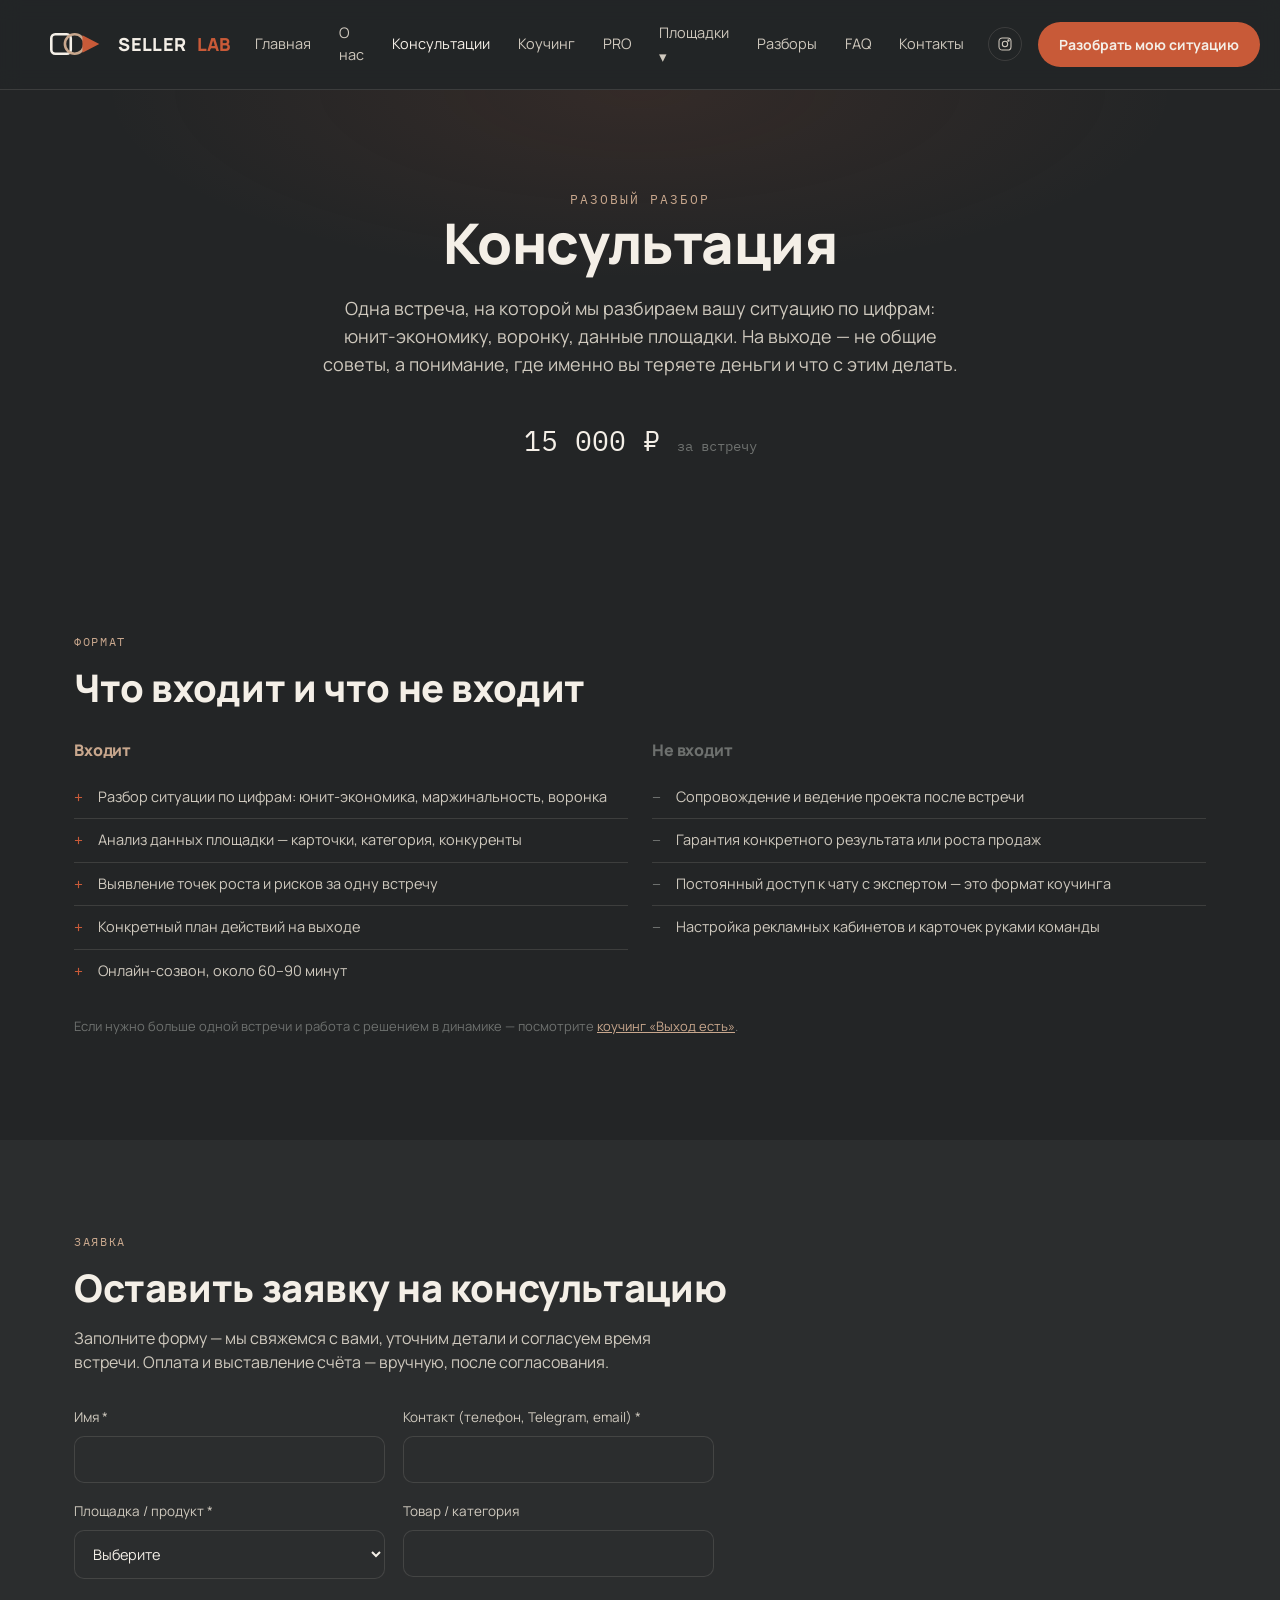
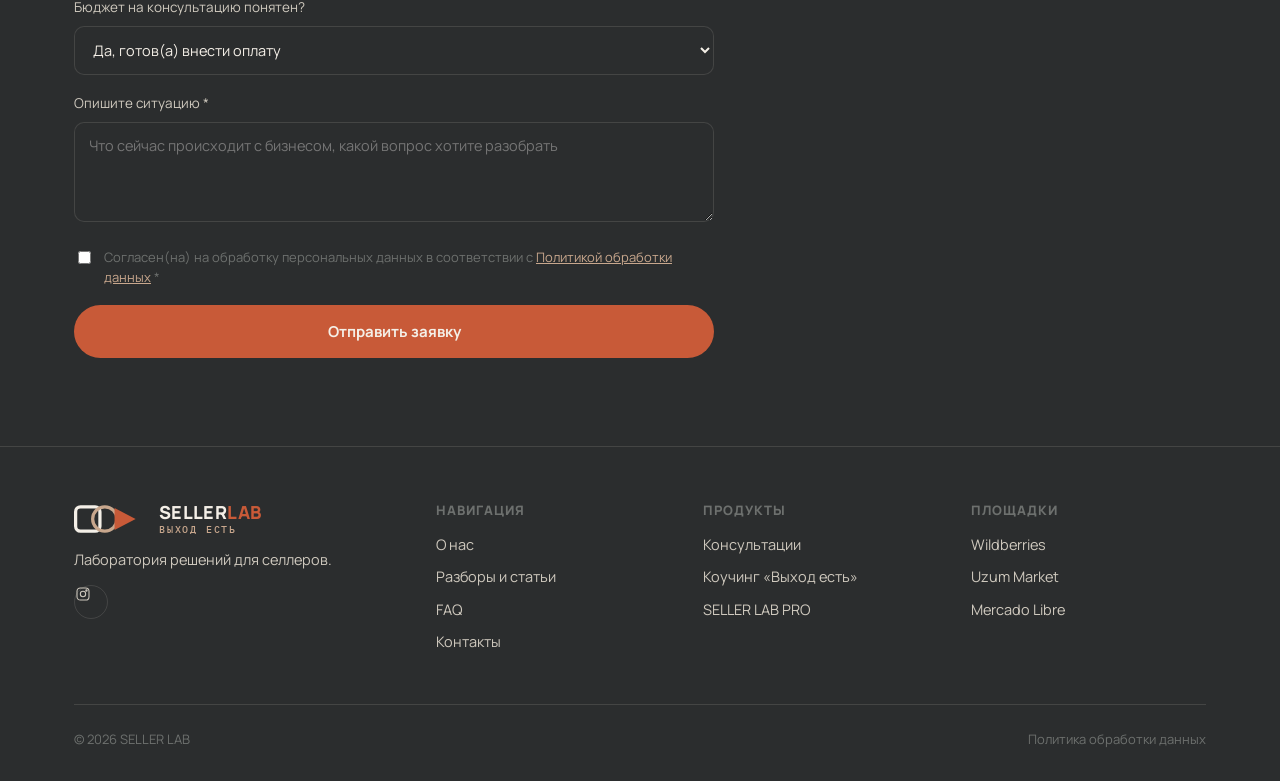
<file: consulting.html>
<!DOCTYPE html>
<html lang="ru">
<head>
<meta charset="UTF-8">
<meta name="viewport" content="width=device-width, initial-scale=1.0">
<title>Консультации — SELLER LAB</title>
<meta name="description" content="Консультация SELLER LAB — 15 000 ₽. Разбор ситуации по цифрам за одну встречу: точки роста, риски и конкретный план действий.">
<link rel="icon" type="image/svg+xml" href="assets/img/logo-mark.svg">
<link rel="stylesheet" href="assets/css/style.css">
<link rel="preconnect" href="https://fonts.googleapis.com">
<link rel="preconnect" href="https://fonts.gstatic.com" crossorigin>
<link href="https://fonts.googleapis.com/css2?family=Manrope:wght@400;500;700;800&family=IBM+Plex+Mono:wght@400;500;600&display=swap" rel="stylesheet">
</head>
<body>

<header class="header" data-header>
  <div class="container header__inner">
    <a href="index.html" class="logo">
      <svg viewBox="0 0 180 74" fill="none"><rect x="4" y="7" width="60" height="60" rx="12" stroke="#F4EFE7" stroke-width="8"/><circle cx="76" cy="37" r="30" stroke="#C8A78D" stroke-width="8"/><path d="M100 10 L100 64 L152 37 Z" fill="#C85A38"/></svg>
      SELLER<span style="color:var(--paprika)">LAB</span>
    </a>
    <nav class="nav">
      <a href="index.html">Главная</a>
      <a href="about.html">О нас</a>
      <a href="consulting.html" class="is-active">Консультации</a>
      <a href="coaching.html">Коучинг</a>
      <a href="pro.html">PRO</a>
      <div class="nav__drop">
        <a href="#">Площадки ▾</a>
        <div class="nav__drop-list">
          <a href="wildberries.html">Wildberries</a>
          <a href="uzum.html">Uzum Market</a>
          <a href="mercadolibre.html">Mercado Libre</a>
        </div>
      </div>
      <a href="cases.html">Разборы</a>
      <a href="faq.html">FAQ</a>
      <a href="contacts.html">Контакты</a>
    </nav>
    <div class="header__actions">
      <div class="socials">
        <a href="https://www.instagram.com/sellerlab_io/" target="_blank" rel="noopener" aria-label="Instagram"><svg viewBox="0 0 24 24" fill="none" stroke="currentColor" stroke-width="1.6"><rect x="3" y="3" width="18" height="18" rx="5"/><circle cx="12" cy="12" r="4"/><circle cx="17.2" cy="6.8" r="1"/></svg></a>
      </div>
      <a href="consulting.html#request" class="btn btn--primary btn--sm">Разобрать мою ситуацию</a>
      <button class="nav-toggle" data-nav-toggle aria-label="Меню">
        <svg viewBox="0 0 24 24" fill="none" stroke="currentColor" stroke-width="2"><path d="M3 6h18M3 12h18M3 18h18"/></svg>
      </button>
    </div>
  </div>
</header>

<section class="hero" style="padding-bottom:60px;">
  <div class="container">
    <span class="hero__tag">Разовый разбор</span>
    <h1>Консультация</h1>
    <p class="hero__sub">Одна встреча, на которой мы разбираем вашу ситуацию по цифрам: юнит-экономику, воронку, данные площадки. На выходе — не общие советы, а понимание, где именно вы теряете деньги и что с этим делать.</p>
    <div class="hero__cta">
      <span class="product-card__price mono" style="font-size:28px;">15 000 ₽ <span style="font-size:14px;color:var(--graphite);">за встречу</span></span>
    </div>
  </div>
</section>

<section class="section">
  <div class="container">
    <span class="section-tag">Формат</span>
    <h2>Что входит и что не входит</h2>
    <div class="scope-grid" style="margin-top:32px;">
      <div class="scope-col is-in">
        <h3>Входит</h3>
        <ul>
          <li>Разбор ситуации по цифрам: юнит-экономика, маржинальность, воронка</li>
          <li>Анализ данных площадки — карточки, категория, конкуренты</li>
          <li>Выявление точек роста и рисков за одну встречу</li>
          <li>Конкретный план действий на выходе</li>
          <li>Онлайн-созвон, около 60–90 минут</li>
        </ul>
      </div>
      <div class="scope-col is-out">
        <h3>Не входит</h3>
        <ul>
          <li>Сопровождение и ведение проекта после встречи</li>
          <li>Гарантия конкретного результата или роста продаж</li>
          <li>Постоянный доступ к чату с экспертом — это формат коучинга</li>
          <li>Настройка рекламных кабинетов и карточек руками команды</li>
        </ul>
      </div>
    </div>
    <p class="form-note" style="margin-top:24px;">Если нужно больше одной встречи и работа с решением в динамике — посмотрите <a href="coaching.html" style="color:var(--sand);text-decoration:underline;">коучинг «Выход есть»</a>.</p>
  </div>
</section>

<section class="section section--alt" id="request">
  <div class="container">
    <span class="section-tag">Заявка</span>
    <h2>Оставить заявку на консультацию</h2>
    <p class="max-w-sub">Заполните форму — мы свяжемся с вами, уточним детали и согласуем время встречи. Оплата и выставление счёта — вручную, после согласования.</p>

    <form class="form" data-lead-form="Заявка на консультацию" data-lead-email="hello@sellerlab.io" style="margin-top:32px;">
      <div class="form-row">
        <div class="field">
          <label for="c-name">Имя *</label>
          <input type="text" id="c-name" name="Имя" required>
        </div>
        <div class="field">
          <label for="c-contact">Контакт (телефон, Telegram, email) *</label>
          <input type="text" id="c-contact" name="Контакт" required>
        </div>
      </div>
      <div class="form-row">
        <div class="field">
          <label for="c-platform">Площадка / продукт *</label>
          <select id="c-platform" name="Площадка" required>
            <option value="">Выберите</option>
            <option>Wildberries</option>
            <option>Uzum Market</option>
            <option>Mercado Libre</option>
            <option>Несколько площадок</option>
            <option>Ещё не выбрал(а) площадку</option>
          </select>
        </div>
        <div class="field">
          <label for="c-category">Товар / категория</label>
          <input type="text" id="c-category" name="Товар / категория">
        </div>
      </div>
      <div class="field">
        <label for="c-budget">Бюджет на консультацию понятен?</label>
        <select id="c-budget" name="Бюджет">
          <option>Да, готов(а) внести оплату</option>
          <option>Нужно обсудить условия</option>
        </select>
      </div>
      <div class="field">
        <label for="c-situation">Опишите ситуацию *</label>
        <textarea id="c-situation" name="Ситуация" required placeholder="Что сейчас происходит с бизнесом, какой вопрос хотите разобрать"></textarea>
      </div>
      <div class="field field--checkbox">
        <input type="checkbox" id="c-consent" name="Согласие на обработку данных" value="Да" required>
        <label for="c-consent">Согласен(на) на обработку персональных данных в соответствии с <a href="privacy.html">Политикой обработки данных</a> *</label>
      </div>
      <button type="submit" class="btn btn--primary btn--block">Отправить заявку</button>
      <div class="form-status" data-form-status></div>
    </form>
  </div>
</section>

<footer class="footer">
  <div class="container">
    <div class="footer__top">
      <div class="footer__col">
        <a href="index.html" class="logo footer-logo">
          <svg viewBox="0 0 180 74" fill="none"><rect x="4" y="7" width="60" height="60" rx="12" stroke="#F4EFE7" stroke-width="8"/><circle cx="76" cy="37" r="30" stroke="#C8A78D" stroke-width="8"/><path d="M100 10 L100 64 L152 37 Z" fill="#C85A38"/></svg>
          <span class="logo__stack"><span class="logo__word">SELLER<span style="color:var(--paprika)">LAB</span></span><span class="logo__tag">Выход есть</span></span>
        </a>
        <p>Лаборатория решений для селлеров.</p>
        <div class="socials" style="margin-top:14px;">
          <a href="https://www.instagram.com/sellerlab_io/" target="_blank" rel="noopener" aria-label="Instagram"><svg viewBox="0 0 24 24" fill="none" stroke="currentColor" stroke-width="1.6"><rect x="3" y="3" width="18" height="18" rx="5"/><circle cx="12" cy="12" r="4"/><circle cx="17.2" cy="6.8" r="1"/></svg></a>
        </div>
      </div>
      <div class="footer__col">
        <h4>Навигация</h4>
        <a href="about.html">О нас</a>
        <a href="cases.html">Разборы и статьи</a>
        <a href="faq.html">FAQ</a>
        <a href="contacts.html">Контакты</a>
      </div>
      <div class="footer__col">
        <h4>Продукты</h4>
        <a href="consulting.html">Консультации</a>
        <a href="coaching.html">Коучинг «Выход есть»</a>
        <a href="pro.html">SELLER LAB PRO</a>
      </div>
      <div class="footer__col">
        <h4>Площадки</h4>
        <a href="wildberries.html">Wildberries</a>
        <a href="uzum.html">Uzum Market</a>
        <a href="mercadolibre.html">Mercado Libre</a>
      </div>
    </div>
    <div class="footer__bottom">
      <span>© 2026 SELLER LAB</span>
      <a href="privacy.html">Политика обработки данных</a>
    </div>
  </div>
</footer>

<script src="assets/js/main.js"></script>
</body>
</html>
</file>
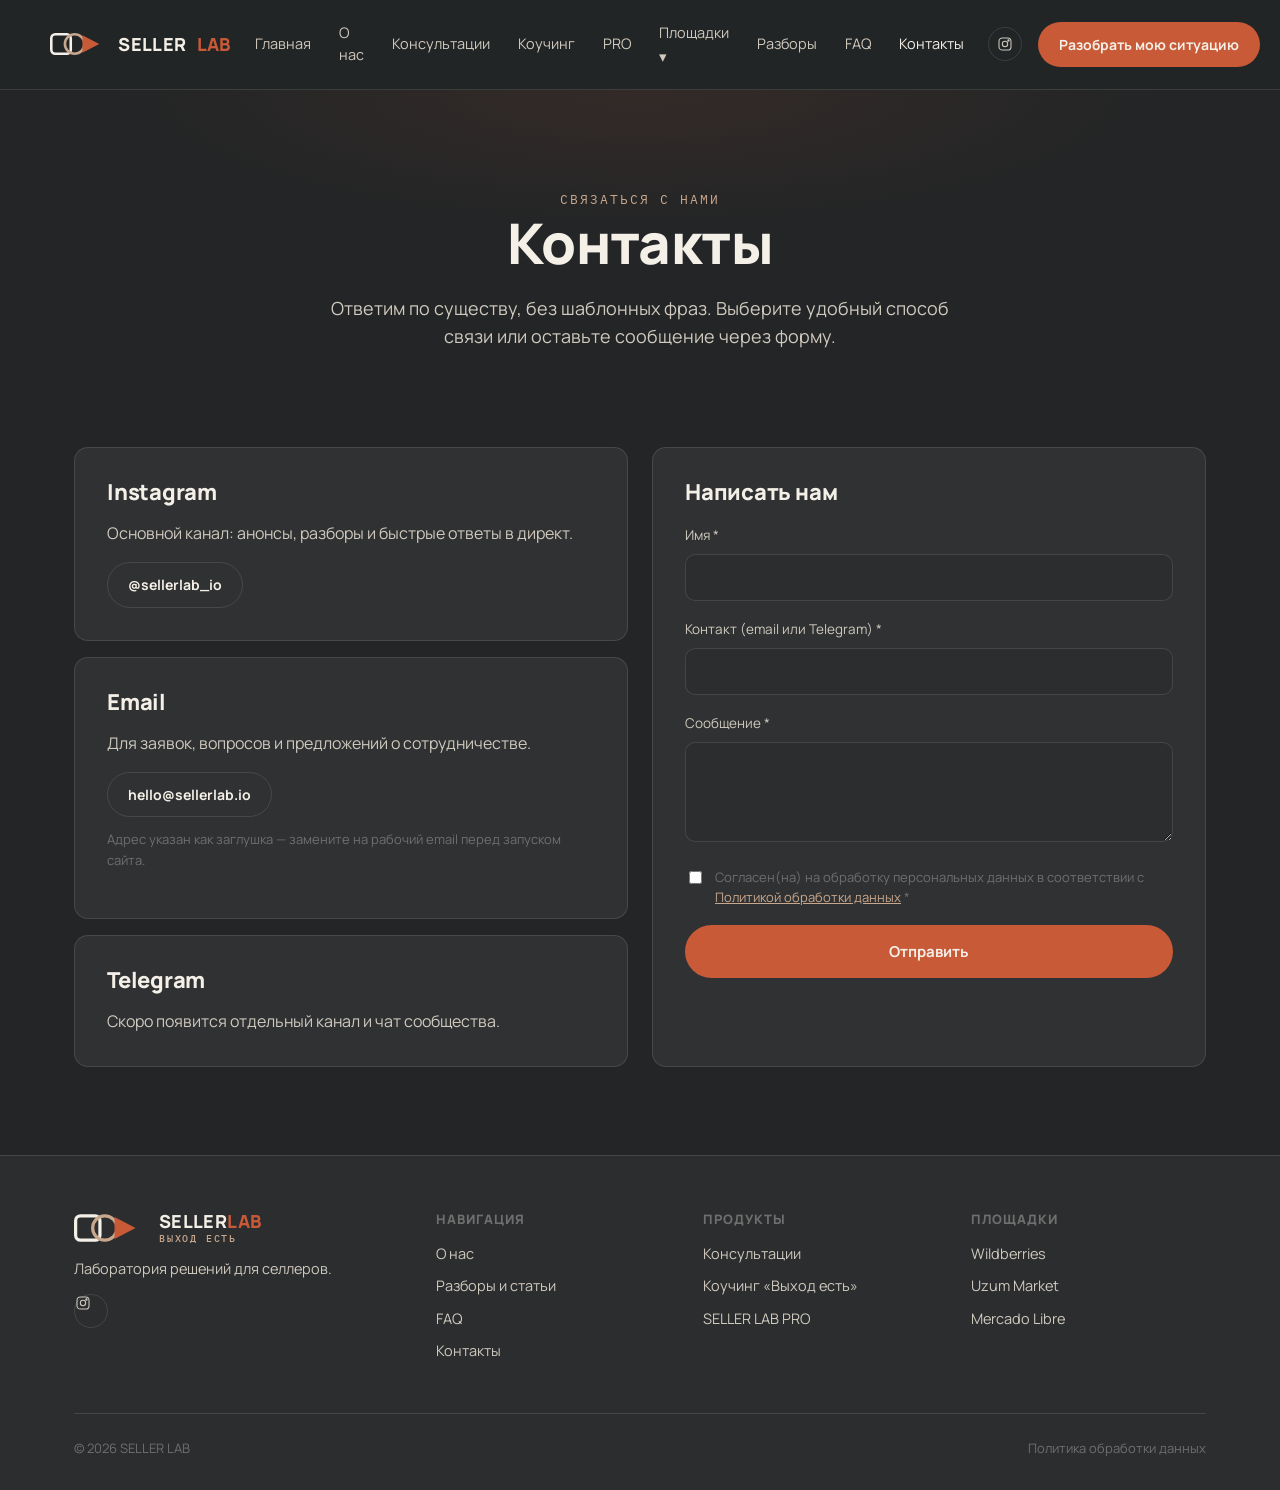
<file: contacts.html>
<!DOCTYPE html>
<html lang="ru">
<head>
<meta charset="UTF-8">
<meta name="viewport" content="width=device-width, initial-scale=1.0">
<title>Контакты — SELLER LAB</title>
<meta name="description" content="Контакты SELLER LAB: Instagram, email и форма обратной связи.">
<link rel="icon" type="image/svg+xml" href="assets/img/logo-mark.svg">
<link rel="stylesheet" href="assets/css/style.css">
<link rel="preconnect" href="https://fonts.googleapis.com">
<link rel="preconnect" href="https://fonts.gstatic.com" crossorigin>
<link href="https://fonts.googleapis.com/css2?family=Manrope:wght@400;500;700;800&family=IBM+Plex+Mono:wght@400;500;600&display=swap" rel="stylesheet">
</head>
<body>

<header class="header" data-header>
  <div class="container header__inner">
    <a href="index.html" class="logo">
      <svg viewBox="0 0 180 74" fill="none"><rect x="4" y="7" width="60" height="60" rx="12" stroke="#F4EFE7" stroke-width="8"/><circle cx="76" cy="37" r="30" stroke="#C8A78D" stroke-width="8"/><path d="M100 10 L100 64 L152 37 Z" fill="#C85A38"/></svg>
      SELLER<span style="color:var(--paprika)">LAB</span>
    </a>
    <nav class="nav">
      <a href="index.html">Главная</a>
      <a href="about.html">О нас</a>
      <a href="consulting.html">Консультации</a>
      <a href="coaching.html">Коучинг</a>
      <a href="pro.html">PRO</a>
      <div class="nav__drop">
        <a href="#">Площадки ▾</a>
        <div class="nav__drop-list">
          <a href="wildberries.html">Wildberries</a>
          <a href="uzum.html">Uzum Market</a>
          <a href="mercadolibre.html">Mercado Libre</a>
        </div>
      </div>
      <a href="cases.html">Разборы</a>
      <a href="faq.html">FAQ</a>
      <a href="contacts.html" class="is-active">Контакты</a>
    </nav>
    <div class="header__actions">
      <div class="socials">
        <a href="https://www.instagram.com/sellerlab_io/" target="_blank" rel="noopener" aria-label="Instagram"><svg viewBox="0 0 24 24" fill="none" stroke="currentColor" stroke-width="1.6"><rect x="3" y="3" width="18" height="18" rx="5"/><circle cx="12" cy="12" r="4"/><circle cx="17.2" cy="6.8" r="1"/></svg></a>
      </div>
      <a href="consulting.html#request" class="btn btn--primary btn--sm">Разобрать мою ситуацию</a>
      <button class="nav-toggle" data-nav-toggle aria-label="Меню">
        <svg viewBox="0 0 24 24" fill="none" stroke="currentColor" stroke-width="2"><path d="M3 6h18M3 12h18M3 18h18"/></svg>
      </button>
    </div>
  </div>
</header>

<section class="hero" style="padding-bottom:40px;">
  <div class="container">
    <span class="hero__tag">Связаться с нами</span>
    <h1>Контакты</h1>
    <p class="hero__sub">Ответим по существу, без шаблонных фраз. Выберите удобный способ связи или оставьте сообщение через форму.</p>
  </div>
</section>

<section class="section" style="padding-top:20px;">
  <div class="container">
    <div class="grid grid--2">

      <div class="stack">
        <div class="card">
          <h3>Instagram</h3>
          <p>Основной канал: анонсы, разборы и быстрые ответы в директ.</p>
          <a href="https://www.instagram.com/sellerlab_io/" target="_blank" rel="noopener" class="btn btn--outline btn--sm">@sellerlab_io</a>
        </div>
        <div class="card">
          <h3>Email</h3>
          <p>Для заявок, вопросов и предложений о сотрудничестве.</p>
          <a href="mailto:hello@sellerlab.io" class="btn btn--outline btn--sm">hello@sellerlab.io</a>
          <p class="form-note" style="margin-top:12px;">Адрес указан как заглушка — замените на рабочий email перед запуском сайта.</p>
        </div>
        <div class="card">
          <h3>Telegram</h3>
          <p style="margin-bottom:0;">Скоро появится отдельный канал и чат сообщества.</p>
        </div>
      </div>

      <div class="card">
        <h3 style="margin-bottom:20px;">Написать нам</h3>
        <form class="form" data-lead-form="Сообщение с сайта" data-lead-email="hello@sellerlab.io">
          <div class="field">
            <label for="ct-name">Имя *</label>
            <input type="text" id="ct-name" name="Имя" required>
          </div>
          <div class="field">
            <label for="ct-contact">Контакт (email или Telegram) *</label>
            <input type="text" id="ct-contact" name="Контакт" required>
          </div>
          <div class="field">
            <label for="ct-message">Сообщение *</label>
            <textarea id="ct-message" name="Сообщение" required></textarea>
          </div>
          <div class="field field--checkbox">
            <input type="checkbox" id="ct-consent" name="Согласие на обработку данных" value="Да" required>
            <label for="ct-consent">Согласен(на) на обработку персональных данных в соответствии с <a href="privacy.html">Политикой обработки данных</a> *</label>
          </div>
          <button type="submit" class="btn btn--primary btn--block">Отправить</button>
          <div class="form-status" data-form-status></div>
        </form>
      </div>

    </div>
  </div>
</section>

<footer class="footer">
  <div class="container">
    <div class="footer__top">
      <div class="footer__col">
        <a href="index.html" class="logo footer-logo">
          <svg viewBox="0 0 180 74" fill="none"><rect x="4" y="7" width="60" height="60" rx="12" stroke="#F4EFE7" stroke-width="8"/><circle cx="76" cy="37" r="30" stroke="#C8A78D" stroke-width="8"/><path d="M100 10 L100 64 L152 37 Z" fill="#C85A38"/></svg>
          <span class="logo__stack"><span class="logo__word">SELLER<span style="color:var(--paprika)">LAB</span></span><span class="logo__tag">Выход есть</span></span>
        </a>
        <p>Лаборатория решений для селлеров.</p>
        <div class="socials" style="margin-top:14px;">
          <a href="https://www.instagram.com/sellerlab_io/" target="_blank" rel="noopener" aria-label="Instagram"><svg viewBox="0 0 24 24" fill="none" stroke="currentColor" stroke-width="1.6"><rect x="3" y="3" width="18" height="18" rx="5"/><circle cx="12" cy="12" r="4"/><circle cx="17.2" cy="6.8" r="1"/></svg></a>
        </div>
      </div>
      <div class="footer__col">
        <h4>Навигация</h4>
        <a href="about.html">О нас</a>
        <a href="cases.html">Разборы и статьи</a>
        <a href="faq.html">FAQ</a>
        <a href="contacts.html">Контакты</a>
      </div>
      <div class="footer__col">
        <h4>Продукты</h4>
        <a href="consulting.html">Консультации</a>
        <a href="coaching.html">Коучинг «Выход есть»</a>
        <a href="pro.html">SELLER LAB PRO</a>
      </div>
      <div class="footer__col">
        <h4>Площадки</h4>
        <a href="wildberries.html">Wildberries</a>
        <a href="uzum.html">Uzum Market</a>
        <a href="mercadolibre.html">Mercado Libre</a>
      </div>
    </div>
    <div class="footer__bottom">
      <span>© 2026 SELLER LAB</span>
      <a href="privacy.html">Политика обработки данных</a>
    </div>
  </div>
</footer>

<script src="assets/js/main.js"></script>
</body>
</html>
</file>
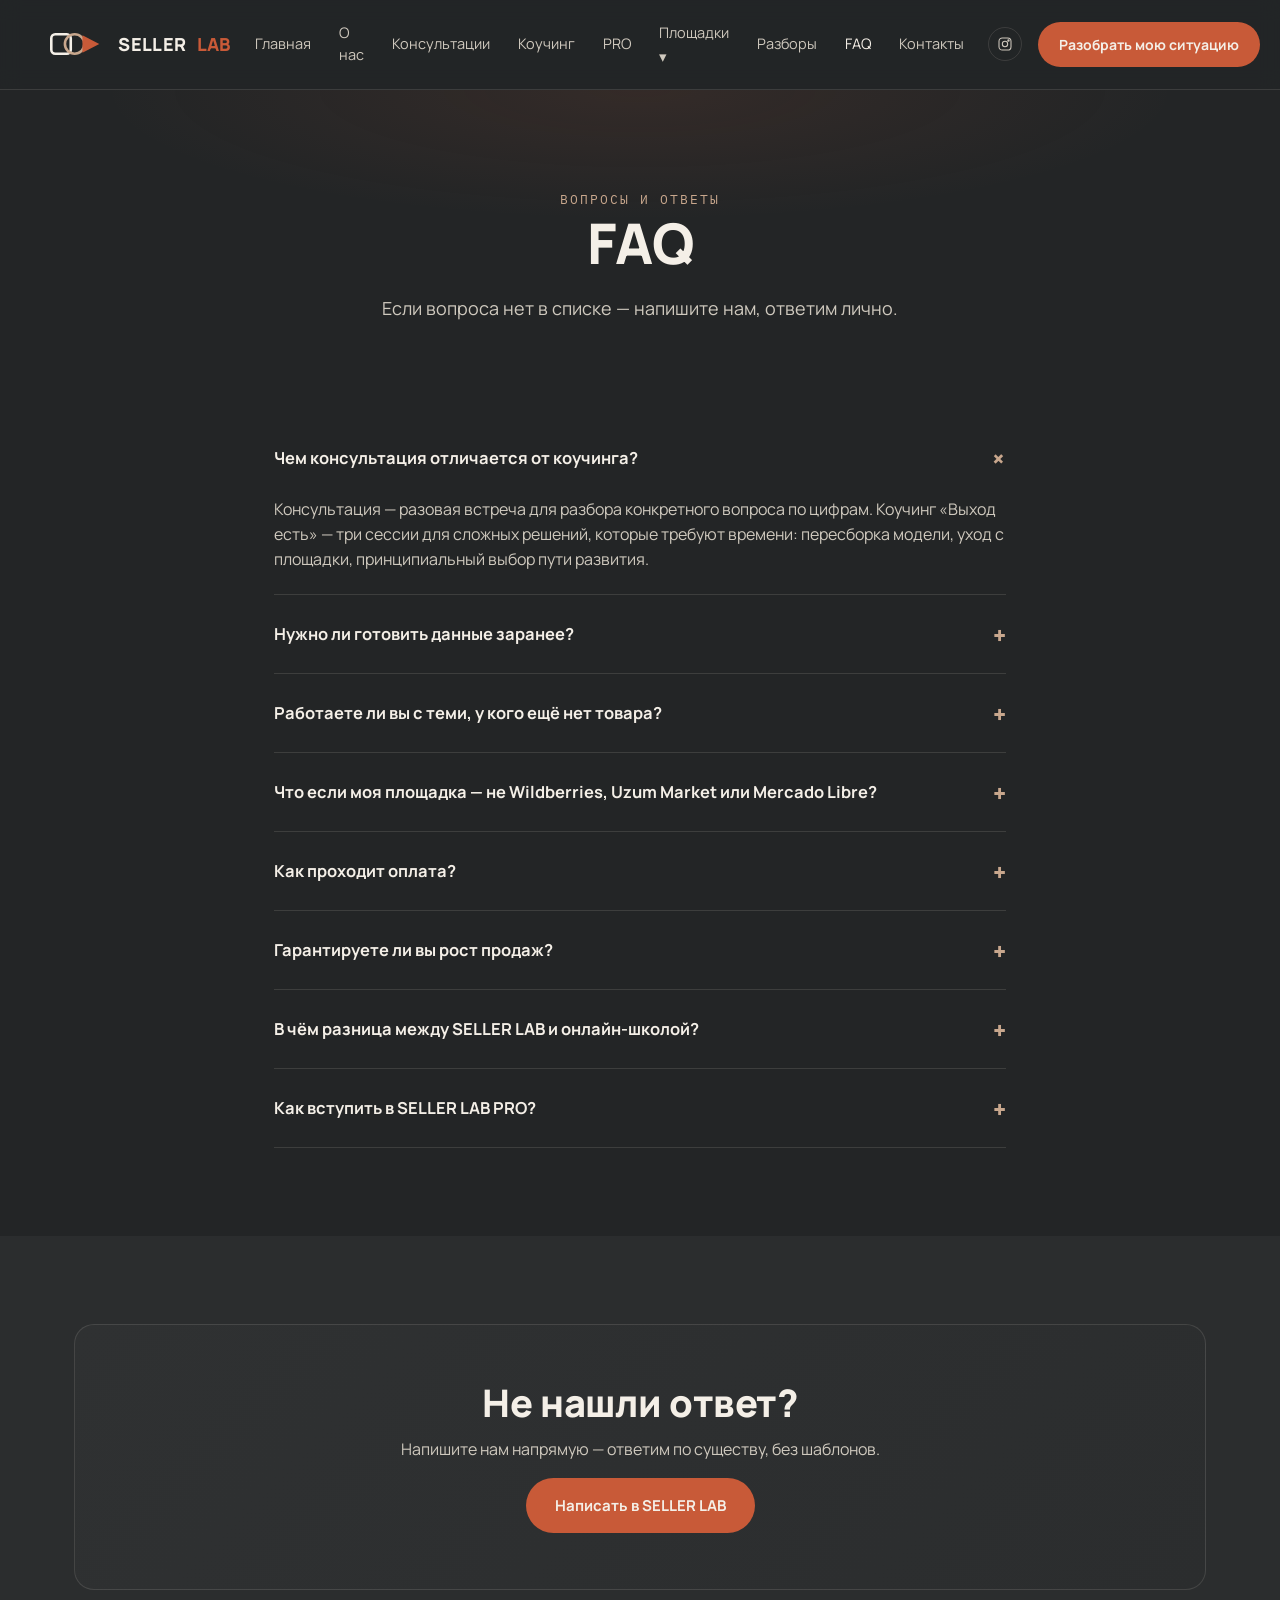
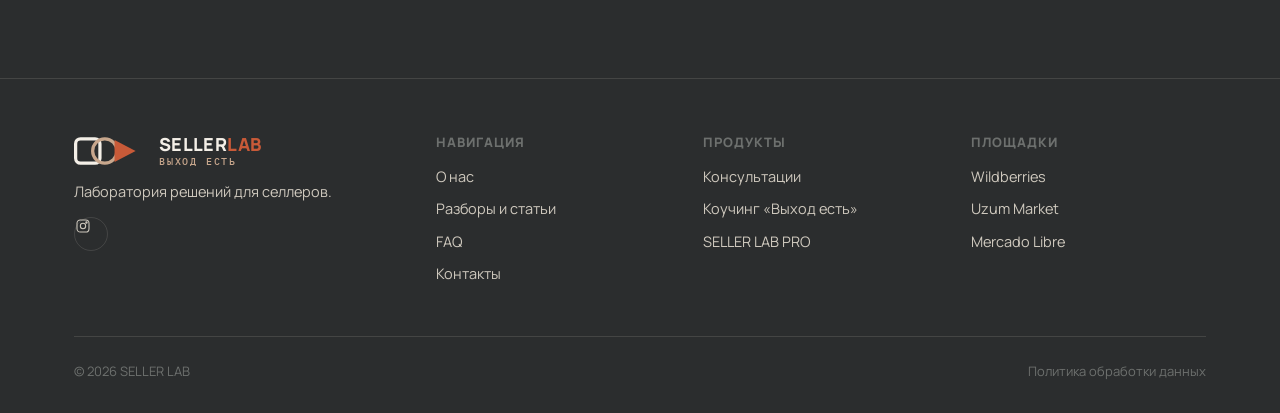
<file: faq.html>
<!DOCTYPE html>
<html lang="ru">
<head>
<meta charset="UTF-8">
<meta name="viewport" content="width=device-width, initial-scale=1.0">
<title>FAQ — SELLER LAB</title>
<meta name="description" content="Ответы на частые вопросы о консультациях, коучинге «Выход есть», SELLER LAB PRO и работе с площадками Wildberries, Uzum Market и Mercado Libre.">
<link rel="icon" type="image/svg+xml" href="assets/img/logo-mark.svg">
<link rel="stylesheet" href="assets/css/style.css">
<link rel="preconnect" href="https://fonts.googleapis.com">
<link rel="preconnect" href="https://fonts.gstatic.com" crossorigin>
<link href="https://fonts.googleapis.com/css2?family=Manrope:wght@400;500;700;800&family=IBM+Plex+Mono:wght@400;500;600&display=swap" rel="stylesheet">
</head>
<body>

<header class="header" data-header>
  <div class="container header__inner">
    <a href="index.html" class="logo">
      <svg viewBox="0 0 180 74" fill="none"><rect x="4" y="7" width="60" height="60" rx="12" stroke="#F4EFE7" stroke-width="8"/><circle cx="76" cy="37" r="30" stroke="#C8A78D" stroke-width="8"/><path d="M100 10 L100 64 L152 37 Z" fill="#C85A38"/></svg>
      SELLER<span style="color:var(--paprika)">LAB</span>
    </a>
    <nav class="nav">
      <a href="index.html">Главная</a>
      <a href="about.html">О нас</a>
      <a href="consulting.html">Консультации</a>
      <a href="coaching.html">Коучинг</a>
      <a href="pro.html">PRO</a>
      <div class="nav__drop">
        <a href="#">Площадки ▾</a>
        <div class="nav__drop-list">
          <a href="wildberries.html">Wildberries</a>
          <a href="uzum.html">Uzum Market</a>
          <a href="mercadolibre.html">Mercado Libre</a>
        </div>
      </div>
      <a href="cases.html">Разборы</a>
      <a href="faq.html" class="is-active">FAQ</a>
      <a href="contacts.html">Контакты</a>
    </nav>
    <div class="header__actions">
      <div class="socials">
        <a href="https://www.instagram.com/sellerlab_io/" target="_blank" rel="noopener" aria-label="Instagram"><svg viewBox="0 0 24 24" fill="none" stroke="currentColor" stroke-width="1.6"><rect x="3" y="3" width="18" height="18" rx="5"/><circle cx="12" cy="12" r="4"/><circle cx="17.2" cy="6.8" r="1"/></svg></a>
      </div>
      <a href="consulting.html#request" class="btn btn--primary btn--sm">Разобрать мою ситуацию</a>
      <button class="nav-toggle" data-nav-toggle aria-label="Меню">
        <svg viewBox="0 0 24 24" fill="none" stroke="currentColor" stroke-width="2"><path d="M3 6h18M3 12h18M3 18h18"/></svg>
      </button>
    </div>
  </div>
</header>

<section class="hero" style="padding-bottom:40px;">
  <div class="container">
    <span class="hero__tag">Вопросы и ответы</span>
    <h1>FAQ</h1>
    <p class="hero__sub">Если вопроса нет в списке — напишите нам, ответим лично.</p>
  </div>
</section>

<section class="section" style="padding-top:20px;">
  <div class="container" style="max-width:780px;">

    <details class="faq-item" open>
      <summary>Чем консультация отличается от коучинга?</summary>
      <p>Консультация — разовая встреча для разбора конкретного вопроса по цифрам. Коучинг «Выход есть» — три сессии для сложных решений, которые требуют времени: пересборка модели, уход с площадки, принципиальный выбор пути развития.</p>
    </details>

    <details class="faq-item">
      <summary>Нужно ли готовить данные заранее?</summary>
      <p>Да, это сильно повышает пользу встречи. Пригодятся отчёты по продажам и расходам, данные личного кабинета площадки, себестоимость товара. Если под рукой не всё — не страшно, разберём с тем, что есть.</p>
    </details>

    <details class="faq-item">
      <summary>Работаете ли вы с теми, у кого ещё нет товара?</summary>
      <p>Да, но с оговоркой: чем меньше данных, тем больше разбор опирается на рыночную аналитику, а не на цифры вашего бизнеса. Обычно это тоже полезно — помогает не выйти на рынок с неверными расчётами.</p>
    </details>

    <details class="faq-item">
      <summary>Что если моя площадка — не Wildberries, Uzum Market или Mercado Libre?</summary>
      <p>Основная экспертиза команды сосредоточена на этих трёх площадках. Если у вас другая площадка, напишите нам — обсудим, чем можем быть полезны, и честно скажем, если это не наша зона экспертизы.</p>
    </details>

    <details class="faq-item">
      <summary>Как проходит оплата?</summary>
      <p>Сейчас оплата и выставление счёта оформляются вручную после согласования: оставляете заявку, мы уточняем детали и присылаем реквизиты. Онлайн-оплата и рассрочка появятся после подключения платёжного агрегатора.</p>
    </details>

    <details class="faq-item">
      <summary>Гарантируете ли вы рост продаж?</summary>
      <p>Нет. Мы даём анализ по цифрам, варианты решений и конкретный план — но результат зависит от рынка, продукта и от того, как вы реализуете план. Мы не берём на себя ваш бизнес-риск.</p>
    </details>

    <details class="faq-item">
      <summary>В чём разница между SELLER LAB и онлайн-школой?</summary>
      <p>Мы не продаём курс с уроками и не обещаем «формулу успеха». Мы разбираем именно вашу ситуацию по цифрам — вживую, на консультации, коучинге или в сообществе PRO.</p>
    </details>

    <details class="faq-item">
      <summary>Как вступить в SELLER LAB PRO?</summary>
      <p>Оставьте заявку на странице <a href="pro.html" style="color:var(--sand);text-decoration:underline;">SELLER LAB PRO</a> — пришлём реквизиты и добавим вас в сообщество после оплаты.</p>
    </details>

  </div>
</section>

<section class="section section--alt">
  <div class="container">
    <div class="cta-banner">
      <h2>Не нашли ответ?</h2>
      <p>Напишите нам напрямую — ответим по существу, без шаблонов.</p>
      <a href="contacts.html" class="btn btn--primary">Написать в SELLER LAB</a>
    </div>
  </div>
</section>

<footer class="footer">
  <div class="container">
    <div class="footer__top">
      <div class="footer__col">
        <a href="index.html" class="logo footer-logo">
          <svg viewBox="0 0 180 74" fill="none"><rect x="4" y="7" width="60" height="60" rx="12" stroke="#F4EFE7" stroke-width="8"/><circle cx="76" cy="37" r="30" stroke="#C8A78D" stroke-width="8"/><path d="M100 10 L100 64 L152 37 Z" fill="#C85A38"/></svg>
          <span class="logo__stack"><span class="logo__word">SELLER<span style="color:var(--paprika)">LAB</span></span><span class="logo__tag">Выход есть</span></span>
        </a>
        <p>Лаборатория решений для селлеров.</p>
        <div class="socials" style="margin-top:14px;">
          <a href="https://www.instagram.com/sellerlab_io/" target="_blank" rel="noopener" aria-label="Instagram"><svg viewBox="0 0 24 24" fill="none" stroke="currentColor" stroke-width="1.6"><rect x="3" y="3" width="18" height="18" rx="5"/><circle cx="12" cy="12" r="4"/><circle cx="17.2" cy="6.8" r="1"/></svg></a>
        </div>
      </div>
      <div class="footer__col">
        <h4>Навигация</h4>
        <a href="about.html">О нас</a>
        <a href="cases.html">Разборы и статьи</a>
        <a href="faq.html">FAQ</a>
        <a href="contacts.html">Контакты</a>
      </div>
      <div class="footer__col">
        <h4>Продукты</h4>
        <a href="consulting.html">Консультации</a>
        <a href="coaching.html">Коучинг «Выход есть»</a>
        <a href="pro.html">SELLER LAB PRO</a>
      </div>
      <div class="footer__col">
        <h4>Площадки</h4>
        <a href="wildberries.html">Wildberries</a>
        <a href="uzum.html">Uzum Market</a>
        <a href="mercadolibre.html">Mercado Libre</a>
      </div>
    </div>
    <div class="footer__bottom">
      <span>© 2026 SELLER LAB</span>
      <a href="privacy.html">Политика обработки данных</a>
    </div>
  </div>
</footer>

<script src="assets/js/main.js"></script>
</body>
</html>
</file>
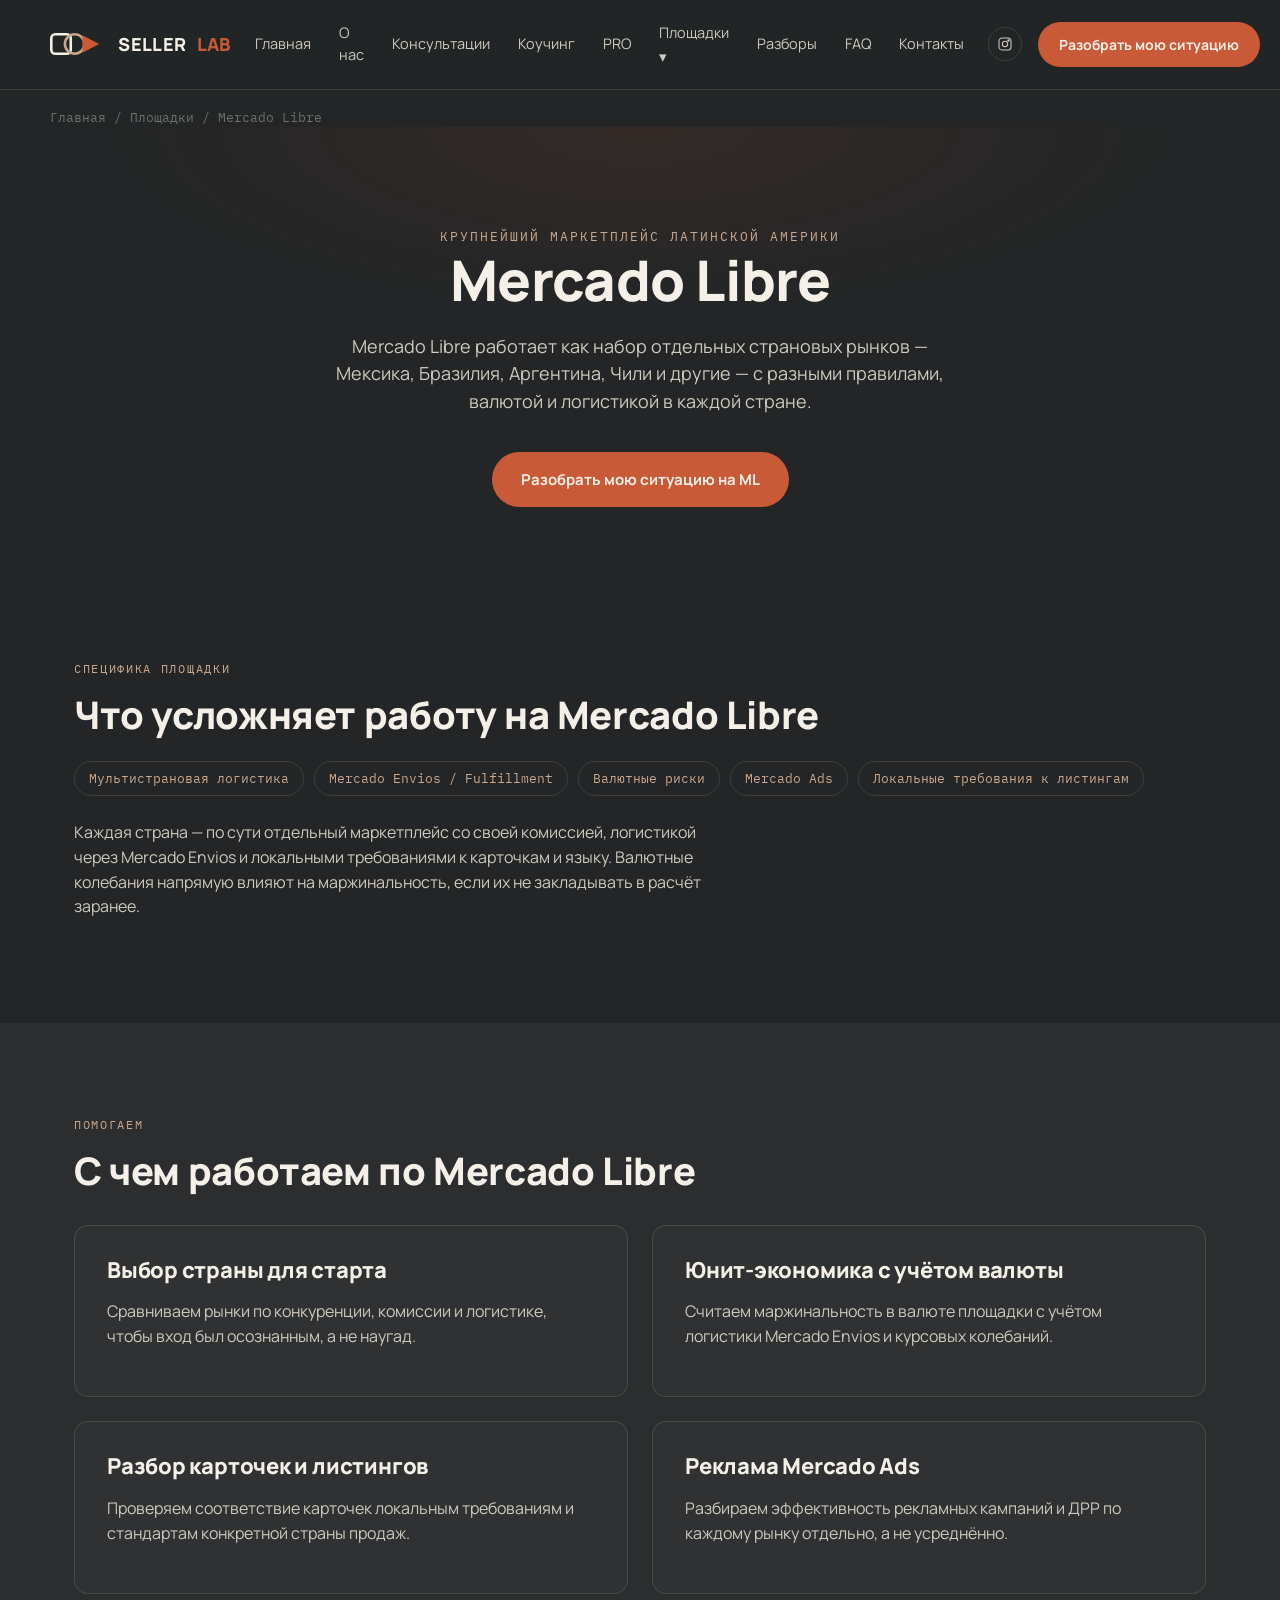
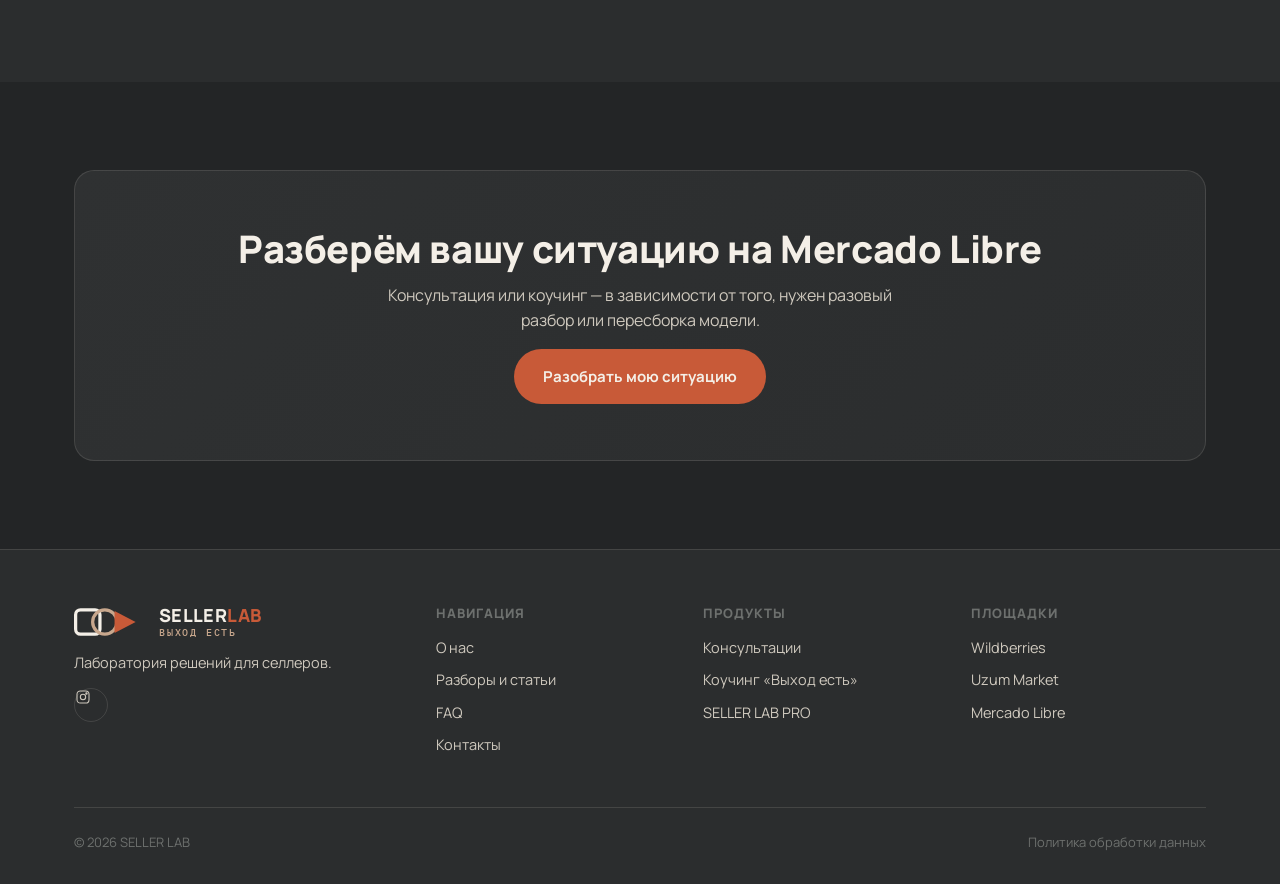
<file: mercadolibre.html>
<!DOCTYPE html>
<html lang="ru">
<head>
<meta charset="UTF-8">
<meta name="viewport" content="width=device-width, initial-scale=1.0">
<title>Mercado Libre — экспертиза SELLER LAB</title>
<meta name="description" content="Разбор бизнеса на Mercado Libre по цифрам: мультистрановая логистика, валютные риски, Mercado Envios и Mercado Ads.">
<link rel="icon" type="image/svg+xml" href="assets/img/logo-mark.svg">
<link rel="stylesheet" href="assets/css/style.css">
<link rel="preconnect" href="https://fonts.googleapis.com">
<link rel="preconnect" href="https://fonts.gstatic.com" crossorigin>
<link href="https://fonts.googleapis.com/css2?family=Manrope:wght@400;500;700;800&family=IBM+Plex+Mono:wght@400;500;600&display=swap" rel="stylesheet">
</head>
<body>

<header class="header" data-header>
  <div class="container header__inner">
    <a href="index.html" class="logo">
      <svg viewBox="0 0 180 74" fill="none"><rect x="4" y="7" width="60" height="60" rx="12" stroke="#F4EFE7" stroke-width="8"/><circle cx="76" cy="37" r="30" stroke="#C8A78D" stroke-width="8"/><path d="M100 10 L100 64 L152 37 Z" fill="#C85A38"/></svg>
      SELLER<span style="color:var(--paprika)">LAB</span>
    </a>
    <nav class="nav">
      <a href="index.html">Главная</a>
      <a href="about.html">О нас</a>
      <a href="consulting.html">Консультации</a>
      <a href="coaching.html">Коучинг</a>
      <a href="pro.html">PRO</a>
      <div class="nav__drop">
        <a href="#">Площадки ▾</a>
        <div class="nav__drop-list">
          <a href="wildberries.html">Wildberries</a>
          <a href="uzum.html">Uzum Market</a>
          <a href="mercadolibre.html" class="is-active">Mercado Libre</a>
        </div>
      </div>
      <a href="cases.html">Разборы</a>
      <a href="faq.html">FAQ</a>
      <a href="contacts.html">Контакты</a>
    </nav>
    <div class="header__actions">
      <div class="socials">
        <a href="https://www.instagram.com/sellerlab_io/" target="_blank" rel="noopener" aria-label="Instagram"><svg viewBox="0 0 24 24" fill="none" stroke="currentColor" stroke-width="1.6"><rect x="3" y="3" width="18" height="18" rx="5"/><circle cx="12" cy="12" r="4"/><circle cx="17.2" cy="6.8" r="1"/></svg></a>
      </div>
      <a href="consulting.html#request" class="btn btn--primary btn--sm">Разобрать мою ситуацию</a>
      <button class="nav-toggle" data-nav-toggle aria-label="Меню">
        <svg viewBox="0 0 24 24" fill="none" stroke="currentColor" stroke-width="2"><path d="M3 6h18M3 12h18M3 18h18"/></svg>
      </button>
    </div>
  </div>
</header>

<div class="container breadcrumb"><a href="index.html">Главная</a> / Площадки / Mercado Libre</div>

<section class="hero" style="padding-bottom:60px;">
  <div class="container">
    <span class="hero__tag">Крупнейший маркетплейс Латинской Америки</span>
    <h1>Mercado Libre</h1>
    <p class="hero__sub">Mercado Libre работает как набор отдельных страновых рынков — Мексика, Бразилия, Аргентина, Чили и другие — с разными правилами, валютой и логистикой в каждой стране.</p>
    <div class="hero__cta">
      <a href="consulting.html#request" class="btn btn--primary">Разобрать мою ситуацию на ML</a>
    </div>
  </div>
</section>

<section class="section">
  <div class="container">
    <span class="section-tag">Специфика площадки</span>
    <h2>Что усложняет работу на Mercado Libre</h2>
    <div class="tag-list">
      <span>Мультистрановая логистика</span><span>Mercado Envios / Fulfillment</span>
      <span>Валютные риски</span><span>Mercado Ads</span><span>Локальные требования к листингам</span>
    </div>
    <p class="max-w-sub">Каждая страна — по сути отдельный маркетплейс со своей комиссией, логистикой через Mercado Envios и локальными требованиями к карточкам и языку. Валютные колебания напрямую влияют на маржинальность, если их не закладывать в расчёт заранее.</p>
  </div>
</section>

<section class="section section--alt">
  <div class="container">
    <span class="section-tag">Помогаем</span>
    <h2>С чем работаем по Mercado Libre</h2>
    <div class="grid grid--2" style="margin-top:32px;">
      <div class="card">
        <h3>Выбор страны для старта</h3>
        <p>Сравниваем рынки по конкуренции, комиссии и логистике, чтобы вход был осознанным, а не наугад.</p>
      </div>
      <div class="card">
        <h3>Юнит-экономика с учётом валюты</h3>
        <p>Считаем маржинальность в валюте площадки с учётом логистики Mercado Envios и курсовых колебаний.</p>
      </div>
      <div class="card">
        <h3>Разбор карточек и листингов</h3>
        <p>Проверяем соответствие карточек локальным требованиям и стандартам конкретной страны продаж.</p>
      </div>
      <div class="card">
        <h3>Реклама Mercado Ads</h3>
        <p>Разбираем эффективность рекламных кампаний и ДРР по каждому рынку отдельно, а не усреднённо.</p>
      </div>
    </div>
  </div>
</section>

<section class="section">
  <div class="container">
    <div class="cta-banner">
      <h2>Разберём вашу ситуацию на Mercado Libre</h2>
      <p>Консультация или коучинг — в зависимости от того, нужен разовый разбор или пересборка модели.</p>
      <a href="consulting.html#request" class="btn btn--primary">Разобрать мою ситуацию</a>
    </div>
  </div>
</section>

<footer class="footer">
  <div class="container">
    <div class="footer__top">
      <div class="footer__col">
        <a href="index.html" class="logo footer-logo">
          <svg viewBox="0 0 180 74" fill="none"><rect x="4" y="7" width="60" height="60" rx="12" stroke="#F4EFE7" stroke-width="8"/><circle cx="76" cy="37" r="30" stroke="#C8A78D" stroke-width="8"/><path d="M100 10 L100 64 L152 37 Z" fill="#C85A38"/></svg>
          <span class="logo__stack"><span class="logo__word">SELLER<span style="color:var(--paprika)">LAB</span></span><span class="logo__tag">Выход есть</span></span>
        </a>
        <p>Лаборатория решений для селлеров.</p>
        <div class="socials" style="margin-top:14px;">
          <a href="https://www.instagram.com/sellerlab_io/" target="_blank" rel="noopener" aria-label="Instagram"><svg viewBox="0 0 24 24" fill="none" stroke="currentColor" stroke-width="1.6"><rect x="3" y="3" width="18" height="18" rx="5"/><circle cx="12" cy="12" r="4"/><circle cx="17.2" cy="6.8" r="1"/></svg></a>
        </div>
      </div>
      <div class="footer__col">
        <h4>Навигация</h4>
        <a href="about.html">О нас</a>
        <a href="cases.html">Разборы и статьи</a>
        <a href="faq.html">FAQ</a>
        <a href="contacts.html">Контакты</a>
      </div>
      <div class="footer__col">
        <h4>Продукты</h4>
        <a href="consulting.html">Консультации</a>
        <a href="coaching.html">Коучинг «Выход есть»</a>
        <a href="pro.html">SELLER LAB PRO</a>
      </div>
      <div class="footer__col">
        <h4>Площадки</h4>
        <a href="wildberries.html">Wildberries</a>
        <a href="uzum.html">Uzum Market</a>
        <a href="mercadolibre.html">Mercado Libre</a>
      </div>
    </div>
    <div class="footer__bottom">
      <span>© 2026 SELLER LAB</span>
      <a href="privacy.html">Политика обработки данных</a>
    </div>
  </div>
</footer>

<script src="assets/js/main.js"></script>
</body>
</html>
</file>
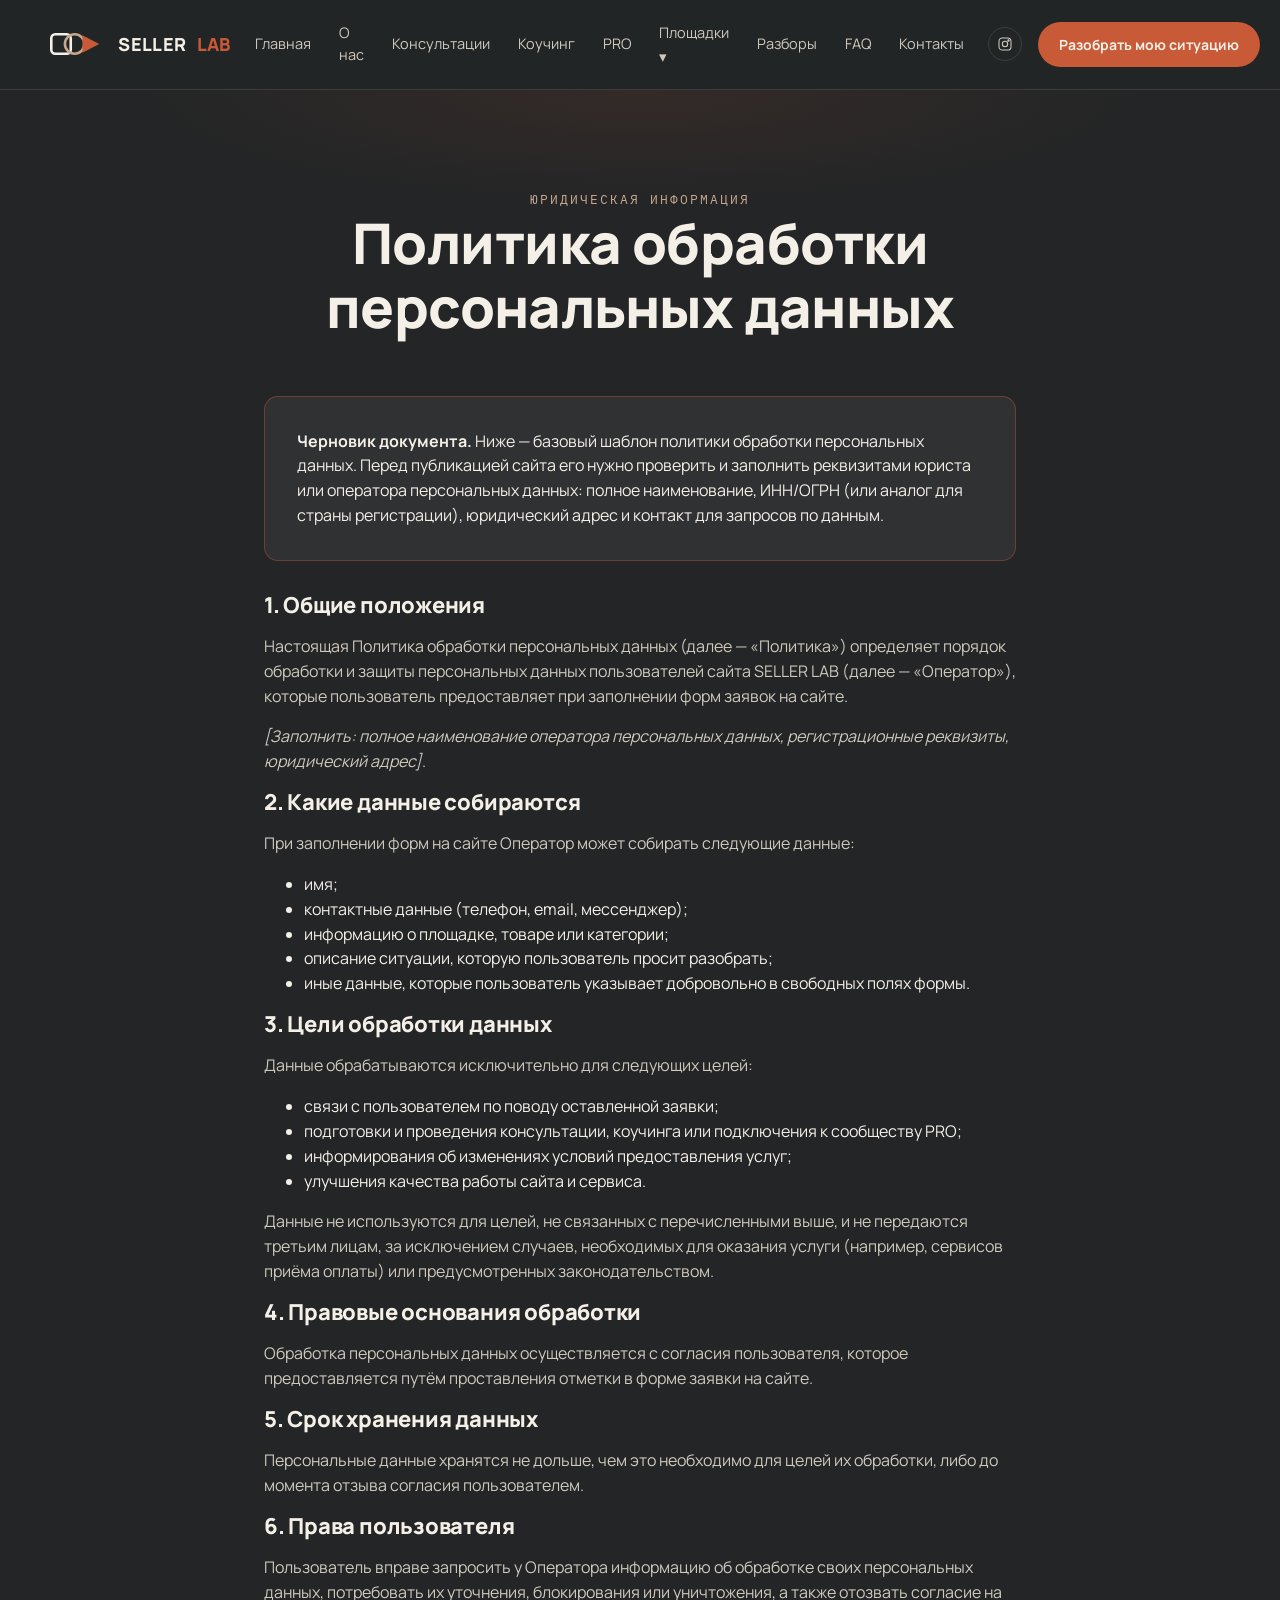
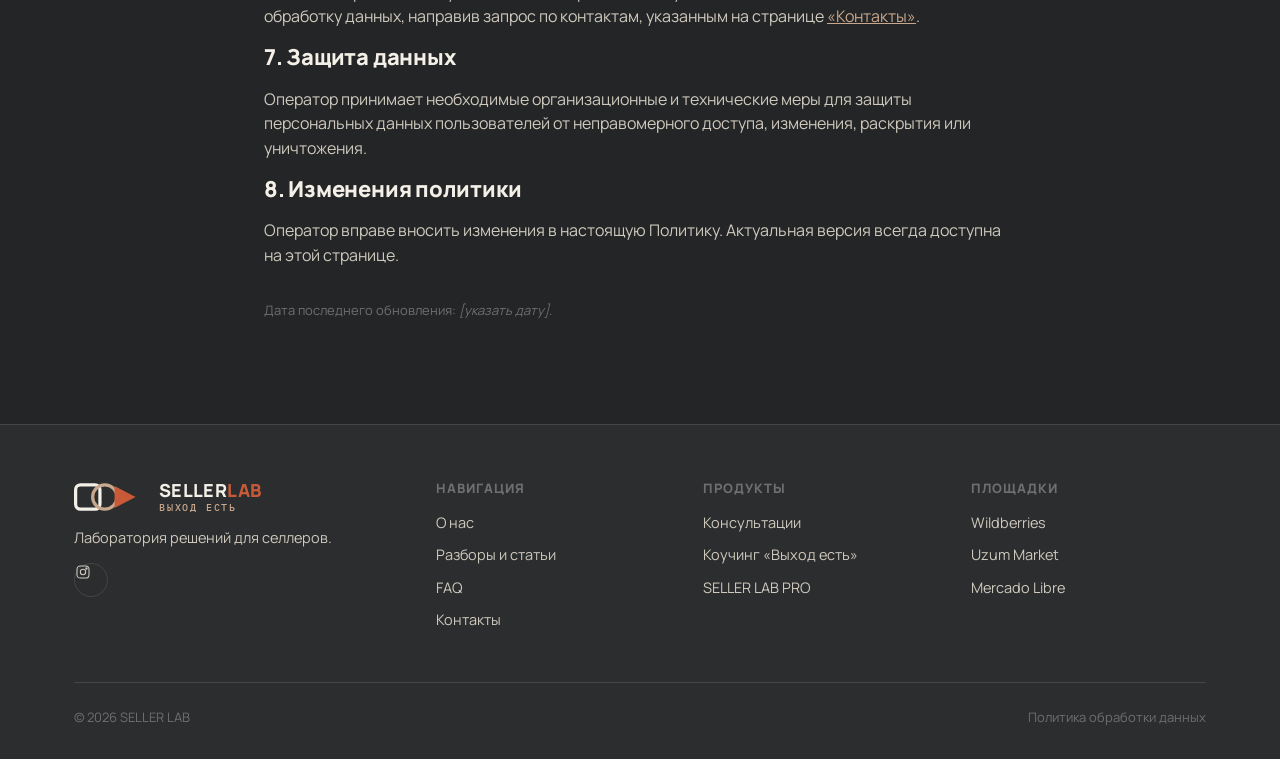
<file: privacy.html>
<!DOCTYPE html>
<html lang="ru">
<head>
<meta charset="UTF-8">
<meta name="viewport" content="width=device-width, initial-scale=1.0">
<title>Политика обработки данных — SELLER LAB</title>
<meta name="description" content="Политика обработки персональных данных SELLER LAB.">
<link rel="icon" type="image/svg+xml" href="assets/img/logo-mark.svg">
<link rel="stylesheet" href="assets/css/style.css">
<link rel="preconnect" href="https://fonts.googleapis.com">
<link rel="preconnect" href="https://fonts.gstatic.com" crossorigin>
<link href="https://fonts.googleapis.com/css2?family=Manrope:wght@400;500;700;800&family=IBM+Plex+Mono:wght@400;500;600&display=swap" rel="stylesheet">
</head>
<body>

<header class="header" data-header>
  <div class="container header__inner">
    <a href="index.html" class="logo">
      <svg viewBox="0 0 180 74" fill="none"><rect x="4" y="7" width="60" height="60" rx="12" stroke="#F4EFE7" stroke-width="8"/><circle cx="76" cy="37" r="30" stroke="#C8A78D" stroke-width="8"/><path d="M100 10 L100 64 L152 37 Z" fill="#C85A38"/></svg>
      SELLER<span style="color:var(--paprika)">LAB</span>
    </a>
    <nav class="nav">
      <a href="index.html">Главная</a>
      <a href="about.html">О нас</a>
      <a href="consulting.html">Консультации</a>
      <a href="coaching.html">Коучинг</a>
      <a href="pro.html">PRO</a>
      <div class="nav__drop">
        <a href="#">Площадки ▾</a>
        <div class="nav__drop-list">
          <a href="wildberries.html">Wildberries</a>
          <a href="uzum.html">Uzum Market</a>
          <a href="mercadolibre.html">Mercado Libre</a>
        </div>
      </div>
      <a href="cases.html">Разборы</a>
      <a href="faq.html">FAQ</a>
      <a href="contacts.html">Контакты</a>
    </nav>
    <div class="header__actions">
      <div class="socials">
        <a href="https://www.instagram.com/sellerlab_io/" target="_blank" rel="noopener" aria-label="Instagram"><svg viewBox="0 0 24 24" fill="none" stroke="currentColor" stroke-width="1.6"><rect x="3" y="3" width="18" height="18" rx="5"/><circle cx="12" cy="12" r="4"/><circle cx="17.2" cy="6.8" r="1"/></svg></a>
      </div>
      <a href="consulting.html#request" class="btn btn--primary btn--sm">Разобрать мою ситуацию</a>
      <button class="nav-toggle" data-nav-toggle aria-label="Меню">
        <svg viewBox="0 0 24 24" fill="none" stroke="currentColor" stroke-width="2"><path d="M3 6h18M3 12h18M3 18h18"/></svg>
      </button>
    </div>
  </div>
</header>

<section class="hero" style="padding-bottom:20px;">
  <div class="container">
    <span class="hero__tag">Юридическая информация</span>
    <h1>Политика обработки персональных данных</h1>
  </div>
</section>

<section class="section" style="padding-top:20px;">
  <div class="container" style="max-width:800px;">

    <div class="card" style="margin-bottom:32px; border-color: rgba(200,90,56,0.4);">
      <p style="margin:0;color:var(--ivory);"><strong>Черновик документа.</strong> Ниже — базовый шаблон политики обработки персональных данных. Перед публикацией сайта его нужно проверить и заполнить реквизитами юриста или оператора персональных данных: полное наименование, ИНН/ОГРН (или аналог для страны регистрации), юридический адрес и контакт для запросов по данным.</p>
    </div>

    <h3>1. Общие положения</h3>
    <p>Настоящая Политика обработки персональных данных (далее — «Политика») определяет порядок обработки и защиты персональных данных пользователей сайта SELLER LAB (далее — «Оператор»), которые пользователь предоставляет при заполнении форм заявок на сайте.</p>
    <p><em>[Заполнить: полное наименование оператора персональных данных, регистрационные реквизиты, юридический адрес]</em>.</p>

    <h3>2. Какие данные собираются</h3>
    <p>При заполнении форм на сайте Оператор может собирать следующие данные:</p>
    <ul>
      <li>имя;</li>
      <li>контактные данные (телефон, email, мессенджер);</li>
      <li>информацию о площадке, товаре или категории;</li>
      <li>описание ситуации, которую пользователь просит разобрать;</li>
      <li>иные данные, которые пользователь указывает добровольно в свободных полях формы.</li>
    </ul>

    <h3>3. Цели обработки данных</h3>
    <p>Данные обрабатываются исключительно для следующих целей:</p>
    <ul>
      <li>связи с пользователем по поводу оставленной заявки;</li>
      <li>подготовки и проведения консультации, коучинга или подключения к сообществу PRO;</li>
      <li>информирования об изменениях условий предоставления услуг;</li>
      <li>улучшения качества работы сайта и сервиса.</li>
    </ul>
    <p>Данные не используются для целей, не связанных с перечисленными выше, и не передаются третьим лицам, за исключением случаев, необходимых для оказания услуги (например, сервисов приёма оплаты) или предусмотренных законодательством.</p>

    <h3>4. Правовые основания обработки</h3>
    <p>Обработка персональных данных осуществляется с согласия пользователя, которое предоставляется путём проставления отметки в форме заявки на сайте.</p>

    <h3>5. Срок хранения данных</h3>
    <p>Персональные данные хранятся не дольше, чем это необходимо для целей их обработки, либо до момента отзыва согласия пользователем.</p>

    <h3>6. Права пользователя</h3>
    <p>Пользователь вправе запросить у Оператора информацию об обработке своих персональных данных, потребовать их уточнения, блокирования или уничтожения, а также отозвать согласие на обработку данных, направив запрос по контактам, указанным на странице <a href="contacts.html" style="color:var(--sand);text-decoration:underline;">«Контакты»</a>.</p>

    <h3>7. Защита данных</h3>
    <p>Оператор принимает необходимые организационные и технические меры для защиты персональных данных пользователей от неправомерного доступа, изменения, раскрытия или уничтожения.</p>

    <h3>8. Изменения политики</h3>
    <p>Оператор вправе вносить изменения в настоящую Политику. Актуальная версия всегда доступна на этой странице.</p>

    <p class="form-note" style="margin-top:32px;">Дата последнего обновления: <em>[указать дату]</em>.</p>
  </div>
</section>

<footer class="footer">
  <div class="container">
    <div class="footer__top">
      <div class="footer__col">
        <a href="index.html" class="logo footer-logo">
          <svg viewBox="0 0 180 74" fill="none"><rect x="4" y="7" width="60" height="60" rx="12" stroke="#F4EFE7" stroke-width="8"/><circle cx="76" cy="37" r="30" stroke="#C8A78D" stroke-width="8"/><path d="M100 10 L100 64 L152 37 Z" fill="#C85A38"/></svg>
          <span class="logo__stack"><span class="logo__word">SELLER<span style="color:var(--paprika)">LAB</span></span><span class="logo__tag">Выход есть</span></span>
        </a>
        <p>Лаборатория решений для селлеров.</p>
        <div class="socials" style="margin-top:14px;">
          <a href="https://www.instagram.com/sellerlab_io/" target="_blank" rel="noopener" aria-label="Instagram"><svg viewBox="0 0 24 24" fill="none" stroke="currentColor" stroke-width="1.6"><rect x="3" y="3" width="18" height="18" rx="5"/><circle cx="12" cy="12" r="4"/><circle cx="17.2" cy="6.8" r="1"/></svg></a>
        </div>
      </div>
      <div class="footer__col">
        <h4>Навигация</h4>
        <a href="about.html">О нас</a>
        <a href="cases.html">Разборы и статьи</a>
        <a href="faq.html">FAQ</a>
        <a href="contacts.html">Контакты</a>
      </div>
      <div class="footer__col">
        <h4>Продукты</h4>
        <a href="consulting.html">Консультации</a>
        <a href="coaching.html">Коучинг «Выход есть»</a>
        <a href="pro.html">SELLER LAB PRO</a>
      </div>
      <div class="footer__col">
        <h4>Площадки</h4>
        <a href="wildberries.html">Wildberries</a>
        <a href="uzum.html">Uzum Market</a>
        <a href="mercadolibre.html">Mercado Libre</a>
      </div>
    </div>
    <div class="footer__bottom">
      <span>© 2026 SELLER LAB</span>
      <a href="privacy.html">Политика обработки данных</a>
    </div>
  </div>
</footer>

<script src="assets/js/main.js"></script>
</body>
</html>
</file>
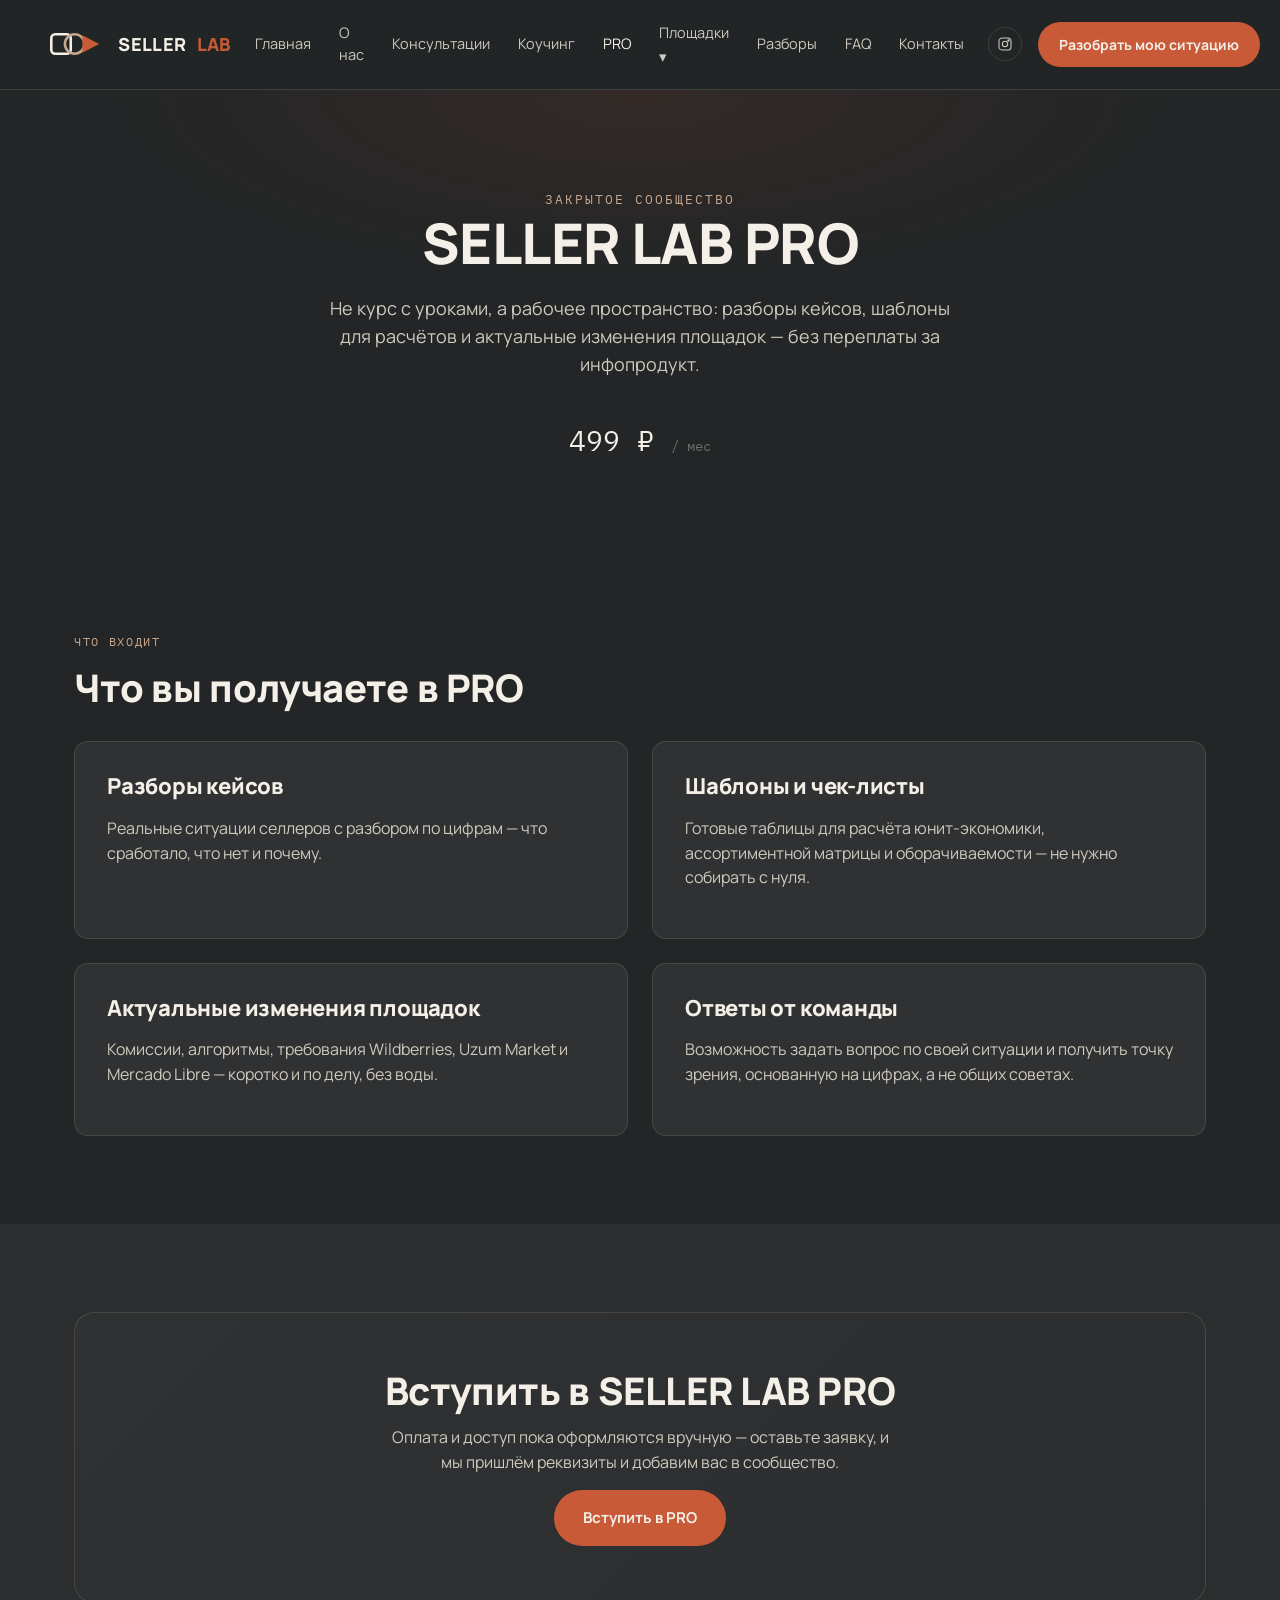
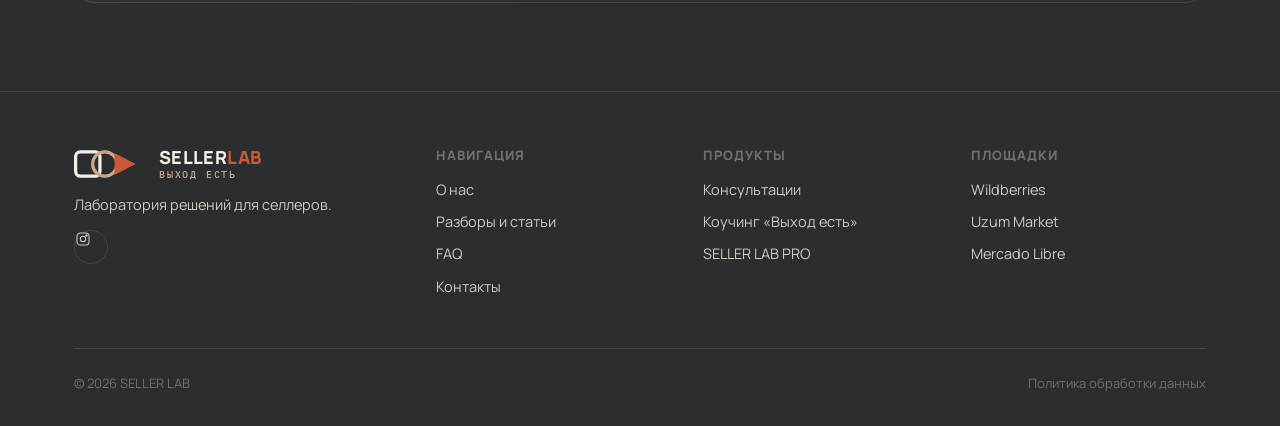
<file: pro.html>
<!DOCTYPE html>
<html lang="ru">
<head>
<meta charset="UTF-8">
<meta name="viewport" content="width=device-width, initial-scale=1.0">
<title>SELLER LAB PRO — закрытое сообщество селлеров</title>
<meta name="description" content="SELLER LAB PRO — 499 ₽/мес. Закрытое сообщество, разборы кейсов, шаблоны для расчёта юнит-экономики и актуальные изменения площадок.">
<link rel="icon" type="image/svg+xml" href="assets/img/logo-mark.svg">
<link rel="stylesheet" href="assets/css/style.css">
<link rel="preconnect" href="https://fonts.googleapis.com">
<link rel="preconnect" href="https://fonts.gstatic.com" crossorigin>
<link href="https://fonts.googleapis.com/css2?family=Manrope:wght@400;500;700;800&family=IBM+Plex+Mono:wght@400;500;600&display=swap" rel="stylesheet">
</head>
<body>

<header class="header" data-header>
  <div class="container header__inner">
    <a href="index.html" class="logo">
      <svg viewBox="0 0 180 74" fill="none"><rect x="4" y="7" width="60" height="60" rx="12" stroke="#F4EFE7" stroke-width="8"/><circle cx="76" cy="37" r="30" stroke="#C8A78D" stroke-width="8"/><path d="M100 10 L100 64 L152 37 Z" fill="#C85A38"/></svg>
      SELLER<span style="color:var(--paprika)">LAB</span>
    </a>
    <nav class="nav">
      <a href="index.html">Главная</a>
      <a href="about.html">О нас</a>
      <a href="consulting.html">Консультации</a>
      <a href="coaching.html">Коучинг</a>
      <a href="pro.html" class="is-active">PRO</a>
      <div class="nav__drop">
        <a href="#">Площадки ▾</a>
        <div class="nav__drop-list">
          <a href="wildberries.html">Wildberries</a>
          <a href="uzum.html">Uzum Market</a>
          <a href="mercadolibre.html">Mercado Libre</a>
        </div>
      </div>
      <a href="cases.html">Разборы</a>
      <a href="faq.html">FAQ</a>
      <a href="contacts.html">Контакты</a>
    </nav>
    <div class="header__actions">
      <div class="socials">
        <a href="https://www.instagram.com/sellerlab_io/" target="_blank" rel="noopener" aria-label="Instagram"><svg viewBox="0 0 24 24" fill="none" stroke="currentColor" stroke-width="1.6"><rect x="3" y="3" width="18" height="18" rx="5"/><circle cx="12" cy="12" r="4"/><circle cx="17.2" cy="6.8" r="1"/></svg></a>
      </div>
      <a href="consulting.html#request" class="btn btn--primary btn--sm">Разобрать мою ситуацию</a>
      <button class="nav-toggle" data-nav-toggle aria-label="Меню">
        <svg viewBox="0 0 24 24" fill="none" stroke="currentColor" stroke-width="2"><path d="M3 6h18M3 12h18M3 18h18"/></svg>
      </button>
    </div>
  </div>
</header>

<section class="hero" style="padding-bottom:60px;">
  <div class="container">
    <span class="hero__tag">Закрытое сообщество</span>
    <h1>SELLER LAB PRO</h1>
    <p class="hero__sub">Не курс с уроками, а рабочее пространство: разборы кейсов, шаблоны для расчётов и актуальные изменения площадок — без переплаты за инфопродукт.</p>
    <div class="hero__cta">
      <span class="product-card__price mono" style="font-size:28px;">499 ₽ <span style="font-size:14px;color:var(--graphite);">/ мес</span></span>
    </div>
  </div>
</section>

<section class="section">
  <div class="container">
    <span class="section-tag">Что входит</span>
    <h2>Что вы получаете в PRO</h2>
    <div class="grid grid--2" style="margin-top:32px;">
      <div class="card">
        <h3>Разборы кейсов</h3>
        <p>Реальные ситуации селлеров с разбором по цифрам — что сработало, что нет и почему.</p>
      </div>
      <div class="card">
        <h3>Шаблоны и чек-листы</h3>
        <p>Готовые таблицы для расчёта юнит-экономики, ассортиментной матрицы и оборачиваемости — не нужно собирать с нуля.</p>
      </div>
      <div class="card">
        <h3>Актуальные изменения площадок</h3>
        <p>Комиссии, алгоритмы, требования Wildberries, Uzum Market и Mercado Libre — коротко и по делу, без воды.</p>
      </div>
      <div class="card">
        <h3>Ответы от команды</h3>
        <p>Возможность задать вопрос по своей ситуации и получить точку зрения, основанную на цифрах, а не общих советах.</p>
      </div>
    </div>
  </div>
</section>

<section class="section section--alt">
  <div class="container">
    <div class="cta-banner">
      <h2>Вступить в SELLER LAB PRO</h2>
      <p>Оплата и доступ пока оформляются вручную — оставьте заявку, и мы пришлём реквизиты и добавим вас в сообщество.</p>
      <a href="contacts.html?goal=pro" class="btn btn--primary">Вступить в PRO</a>
    </div>
  </div>
</section>

<footer class="footer">
  <div class="container">
    <div class="footer__top">
      <div class="footer__col">
        <a href="index.html" class="logo footer-logo">
          <svg viewBox="0 0 180 74" fill="none"><rect x="4" y="7" width="60" height="60" rx="12" stroke="#F4EFE7" stroke-width="8"/><circle cx="76" cy="37" r="30" stroke="#C8A78D" stroke-width="8"/><path d="M100 10 L100 64 L152 37 Z" fill="#C85A38"/></svg>
          <span class="logo__stack"><span class="logo__word">SELLER<span style="color:var(--paprika)">LAB</span></span><span class="logo__tag">Выход есть</span></span>
        </a>
        <p>Лаборатория решений для селлеров.</p>
        <div class="socials" style="margin-top:14px;">
          <a href="https://www.instagram.com/sellerlab_io/" target="_blank" rel="noopener" aria-label="Instagram"><svg viewBox="0 0 24 24" fill="none" stroke="currentColor" stroke-width="1.6"><rect x="3" y="3" width="18" height="18" rx="5"/><circle cx="12" cy="12" r="4"/><circle cx="17.2" cy="6.8" r="1"/></svg></a>
        </div>
      </div>
      <div class="footer__col">
        <h4>Навигация</h4>
        <a href="about.html">О нас</a>
        <a href="cases.html">Разборы и статьи</a>
        <a href="faq.html">FAQ</a>
        <a href="contacts.html">Контакты</a>
      </div>
      <div class="footer__col">
        <h4>Продукты</h4>
        <a href="consulting.html">Консультации</a>
        <a href="coaching.html">Коучинг «Выход есть»</a>
        <a href="pro.html">SELLER LAB PRO</a>
      </div>
      <div class="footer__col">
        <h4>Площадки</h4>
        <a href="wildberries.html">Wildberries</a>
        <a href="uzum.html">Uzum Market</a>
        <a href="mercadolibre.html">Mercado Libre</a>
      </div>
    </div>
    <div class="footer__bottom">
      <span>© 2026 SELLER LAB</span>
      <a href="privacy.html">Политика обработки данных</a>
    </div>
  </div>
</footer>

<script src="assets/js/main.js"></script>
</body>
</html>
</file>
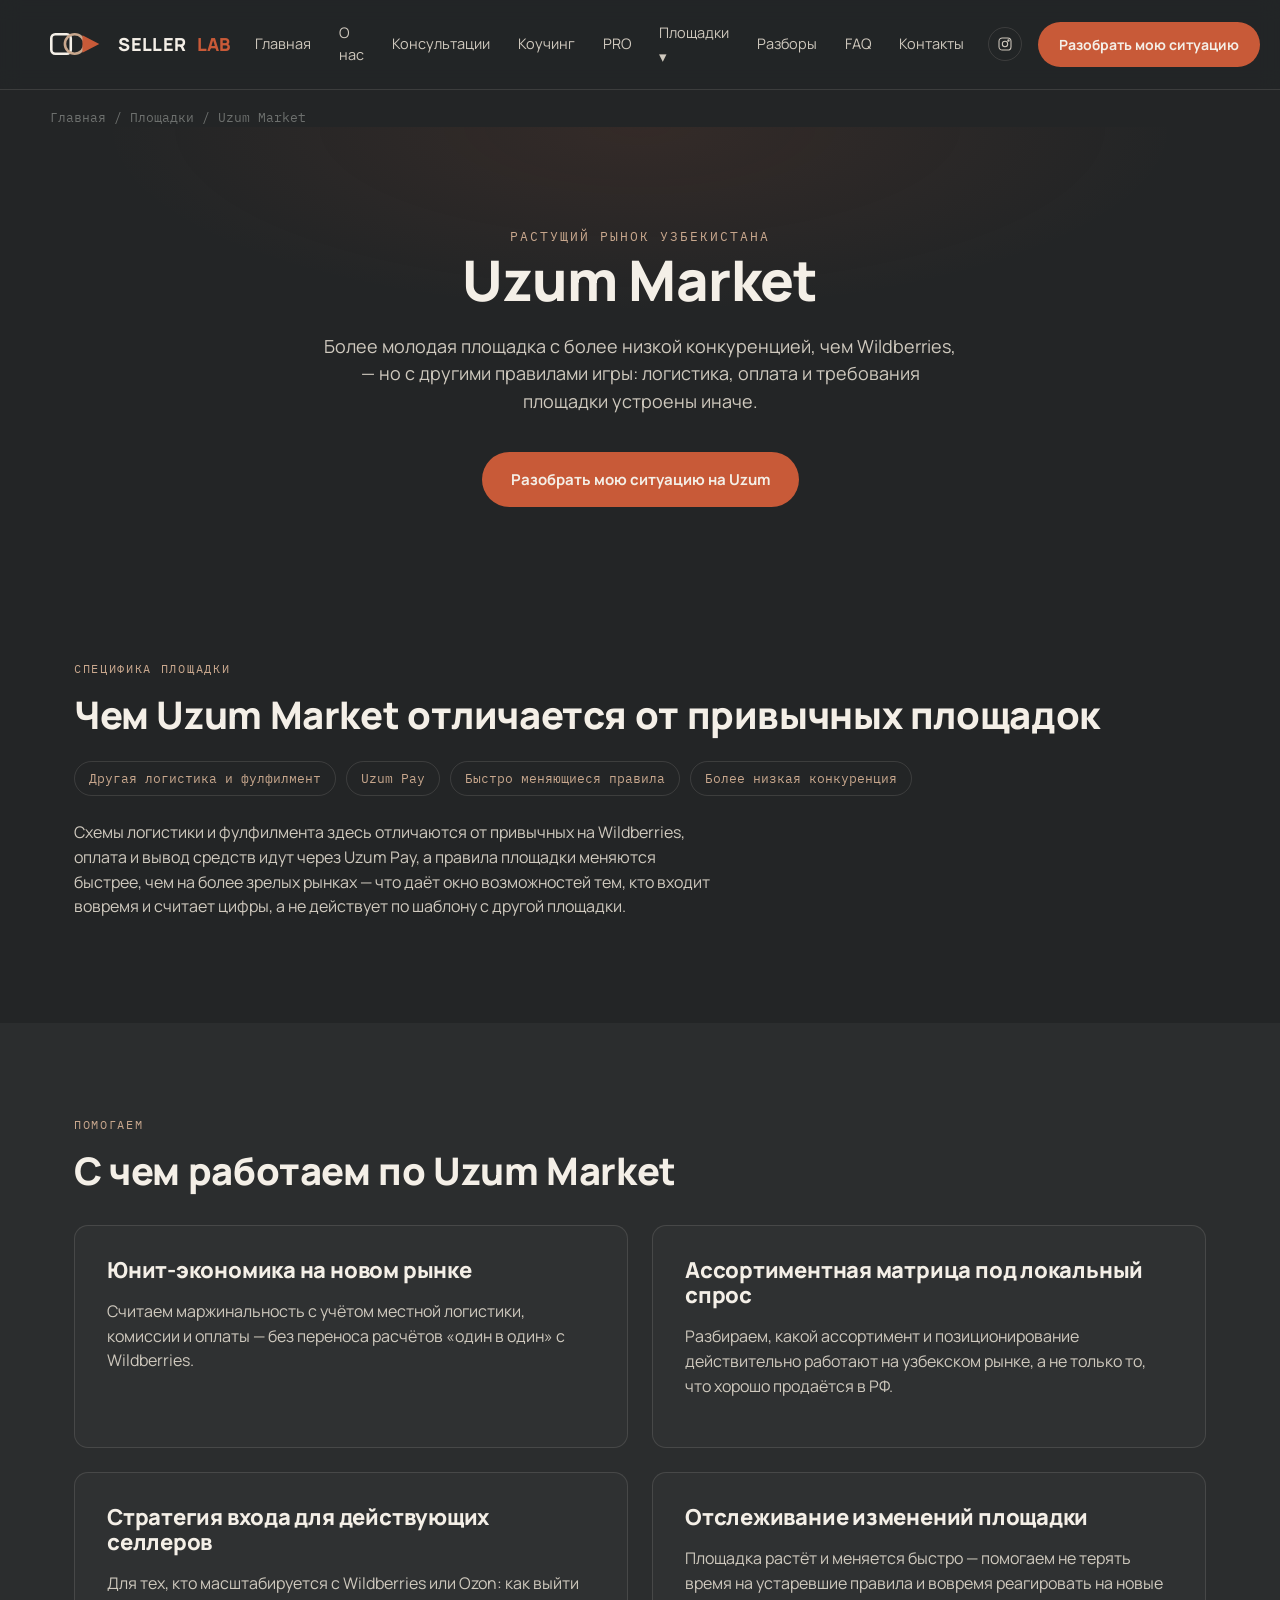
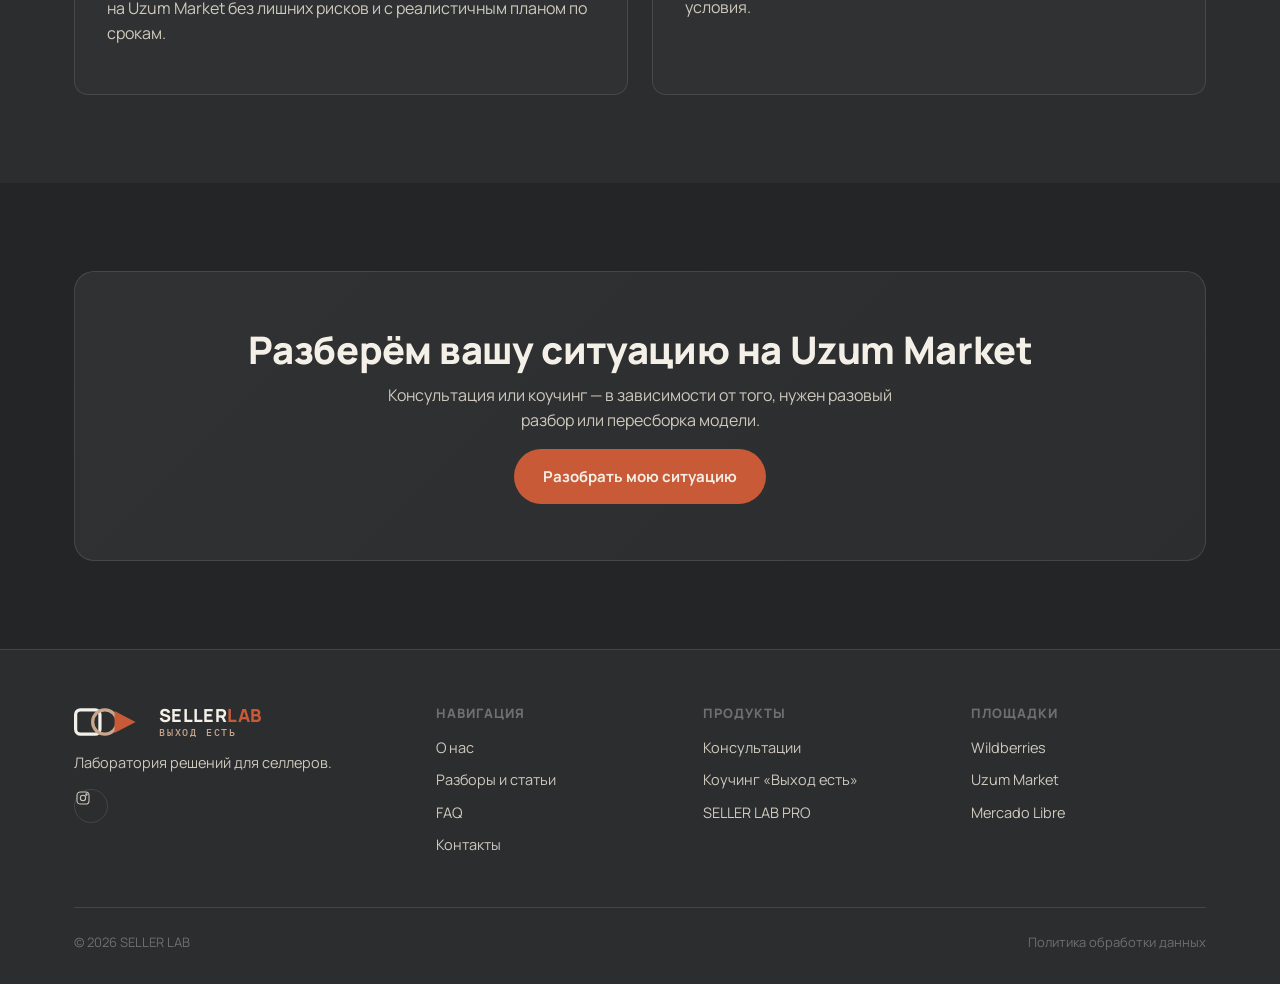
<file: uzum.html>
<!DOCTYPE html>
<html lang="ru">
<head>
<meta charset="UTF-8">
<meta name="viewport" content="width=device-width, initial-scale=1.0">
<title>Uzum Market — экспертиза SELLER LAB</title>
<meta name="description" content="Разбор бизнеса на Uzum Market по цифрам: логистика, оплата, конкуренция и точки входа на растущий рынок Узбекистана.">
<link rel="icon" type="image/svg+xml" href="assets/img/logo-mark.svg">
<link rel="stylesheet" href="assets/css/style.css">
<link rel="preconnect" href="https://fonts.googleapis.com">
<link rel="preconnect" href="https://fonts.gstatic.com" crossorigin>
<link href="https://fonts.googleapis.com/css2?family=Manrope:wght@400;500;700;800&family=IBM+Plex+Mono:wght@400;500;600&display=swap" rel="stylesheet">
</head>
<body>

<header class="header" data-header>
  <div class="container header__inner">
    <a href="index.html" class="logo">
      <svg viewBox="0 0 180 74" fill="none"><rect x="4" y="7" width="60" height="60" rx="12" stroke="#F4EFE7" stroke-width="8"/><circle cx="76" cy="37" r="30" stroke="#C8A78D" stroke-width="8"/><path d="M100 10 L100 64 L152 37 Z" fill="#C85A38"/></svg>
      SELLER<span style="color:var(--paprika)">LAB</span>
    </a>
    <nav class="nav">
      <a href="index.html">Главная</a>
      <a href="about.html">О нас</a>
      <a href="consulting.html">Консультации</a>
      <a href="coaching.html">Коучинг</a>
      <a href="pro.html">PRO</a>
      <div class="nav__drop">
        <a href="#">Площадки ▾</a>
        <div class="nav__drop-list">
          <a href="wildberries.html">Wildberries</a>
          <a href="uzum.html" class="is-active">Uzum Market</a>
          <a href="mercadolibre.html">Mercado Libre</a>
        </div>
      </div>
      <a href="cases.html">Разборы</a>
      <a href="faq.html">FAQ</a>
      <a href="contacts.html">Контакты</a>
    </nav>
    <div class="header__actions">
      <div class="socials">
        <a href="https://www.instagram.com/sellerlab_io/" target="_blank" rel="noopener" aria-label="Instagram"><svg viewBox="0 0 24 24" fill="none" stroke="currentColor" stroke-width="1.6"><rect x="3" y="3" width="18" height="18" rx="5"/><circle cx="12" cy="12" r="4"/><circle cx="17.2" cy="6.8" r="1"/></svg></a>
      </div>
      <a href="consulting.html#request" class="btn btn--primary btn--sm">Разобрать мою ситуацию</a>
      <button class="nav-toggle" data-nav-toggle aria-label="Меню">
        <svg viewBox="0 0 24 24" fill="none" stroke="currentColor" stroke-width="2"><path d="M3 6h18M3 12h18M3 18h18"/></svg>
      </button>
    </div>
  </div>
</header>

<div class="container breadcrumb"><a href="index.html">Главная</a> / Площадки / Uzum Market</div>

<section class="hero" style="padding-bottom:60px;">
  <div class="container">
    <span class="hero__tag">Растущий рынок Узбекистана</span>
    <h1>Uzum Market</h1>
    <p class="hero__sub">Более молодая площадка с более низкой конкуренцией, чем Wildberries, — но с другими правилами игры: логистика, оплата и требования площадки устроены иначе.</p>
    <div class="hero__cta">
      <a href="consulting.html#request" class="btn btn--primary">Разобрать мою ситуацию на Uzum</a>
    </div>
  </div>
</section>

<section class="section">
  <div class="container">
    <span class="section-tag">Специфика площадки</span>
    <h2>Чем Uzum Market отличается от привычных площадок</h2>
    <div class="tag-list">
      <span>Другая логистика и фулфилмент</span><span>Uzum Pay</span>
      <span>Быстро меняющиеся правила</span><span>Более низкая конкуренция</span>
    </div>
    <p class="max-w-sub">Схемы логистики и фулфилмента здесь отличаются от привычных на Wildberries, оплата и вывод средств идут через Uzum Pay, а правила площадки меняются быстрее, чем на более зрелых рынках — что даёт окно возможностей тем, кто входит вовремя и считает цифры, а не действует по шаблону с другой площадки.</p>
  </div>
</section>

<section class="section section--alt">
  <div class="container">
    <span class="section-tag">Помогаем</span>
    <h2>С чем работаем по Uzum Market</h2>
    <div class="grid grid--2" style="margin-top:32px;">
      <div class="card">
        <h3>Юнит-экономика на новом рынке</h3>
        <p>Считаем маржинальность с учётом местной логистики, комиссии и оплаты — без переноса расчётов «один в один» с Wildberries.</p>
      </div>
      <div class="card">
        <h3>Ассортиментная матрица под локальный спрос</h3>
        <p>Разбираем, какой ассортимент и позиционирование действительно работают на узбекском рынке, а не только то, что хорошо продаётся в РФ.</p>
      </div>
      <div class="card">
        <h3>Стратегия входа для действующих селлеров</h3>
        <p>Для тех, кто масштабируется с Wildberries или Ozon: как выйти на Uzum Market без лишних рисков и с реалистичным планом по срокам.</p>
      </div>
      <div class="card">
        <h3>Отслеживание изменений площадки</h3>
        <p>Площадка растёт и меняется быстро — помогаем не терять время на устаревшие правила и вовремя реагировать на новые условия.</p>
      </div>
    </div>
  </div>
</section>

<section class="section">
  <div class="container">
    <div class="cta-banner">
      <h2>Разберём вашу ситуацию на Uzum Market</h2>
      <p>Консультация или коучинг — в зависимости от того, нужен разовый разбор или пересборка модели.</p>
      <a href="consulting.html#request" class="btn btn--primary">Разобрать мою ситуацию</a>
    </div>
  </div>
</section>

<footer class="footer">
  <div class="container">
    <div class="footer__top">
      <div class="footer__col">
        <a href="index.html" class="logo footer-logo">
          <svg viewBox="0 0 180 74" fill="none"><rect x="4" y="7" width="60" height="60" rx="12" stroke="#F4EFE7" stroke-width="8"/><circle cx="76" cy="37" r="30" stroke="#C8A78D" stroke-width="8"/><path d="M100 10 L100 64 L152 37 Z" fill="#C85A38"/></svg>
          <span class="logo__stack"><span class="logo__word">SELLER<span style="color:var(--paprika)">LAB</span></span><span class="logo__tag">Выход есть</span></span>
        </a>
        <p>Лаборатория решений для селлеров.</p>
        <div class="socials" style="margin-top:14px;">
          <a href="https://www.instagram.com/sellerlab_io/" target="_blank" rel="noopener" aria-label="Instagram"><svg viewBox="0 0 24 24" fill="none" stroke="currentColor" stroke-width="1.6"><rect x="3" y="3" width="18" height="18" rx="5"/><circle cx="12" cy="12" r="4"/><circle cx="17.2" cy="6.8" r="1"/></svg></a>
        </div>
      </div>
      <div class="footer__col">
        <h4>Навигация</h4>
        <a href="about.html">О нас</a>
        <a href="cases.html">Разборы и статьи</a>
        <a href="faq.html">FAQ</a>
        <a href="contacts.html">Контакты</a>
      </div>
      <div class="footer__col">
        <h4>Продукты</h4>
        <a href="consulting.html">Консультации</a>
        <a href="coaching.html">Коучинг «Выход есть»</a>
        <a href="pro.html">SELLER LAB PRO</a>
      </div>
      <div class="footer__col">
        <h4>Площадки</h4>
        <a href="wildberries.html">Wildberries</a>
        <a href="uzum.html">Uzum Market</a>
        <a href="mercadolibre.html">Mercado Libre</a>
      </div>
    </div>
    <div class="footer__bottom">
      <span>© 2026 SELLER LAB</span>
      <a href="privacy.html">Политика обработки данных</a>
    </div>
  </div>
</footer>

<script src="assets/js/main.js"></script>
</body>
</html>
</file>
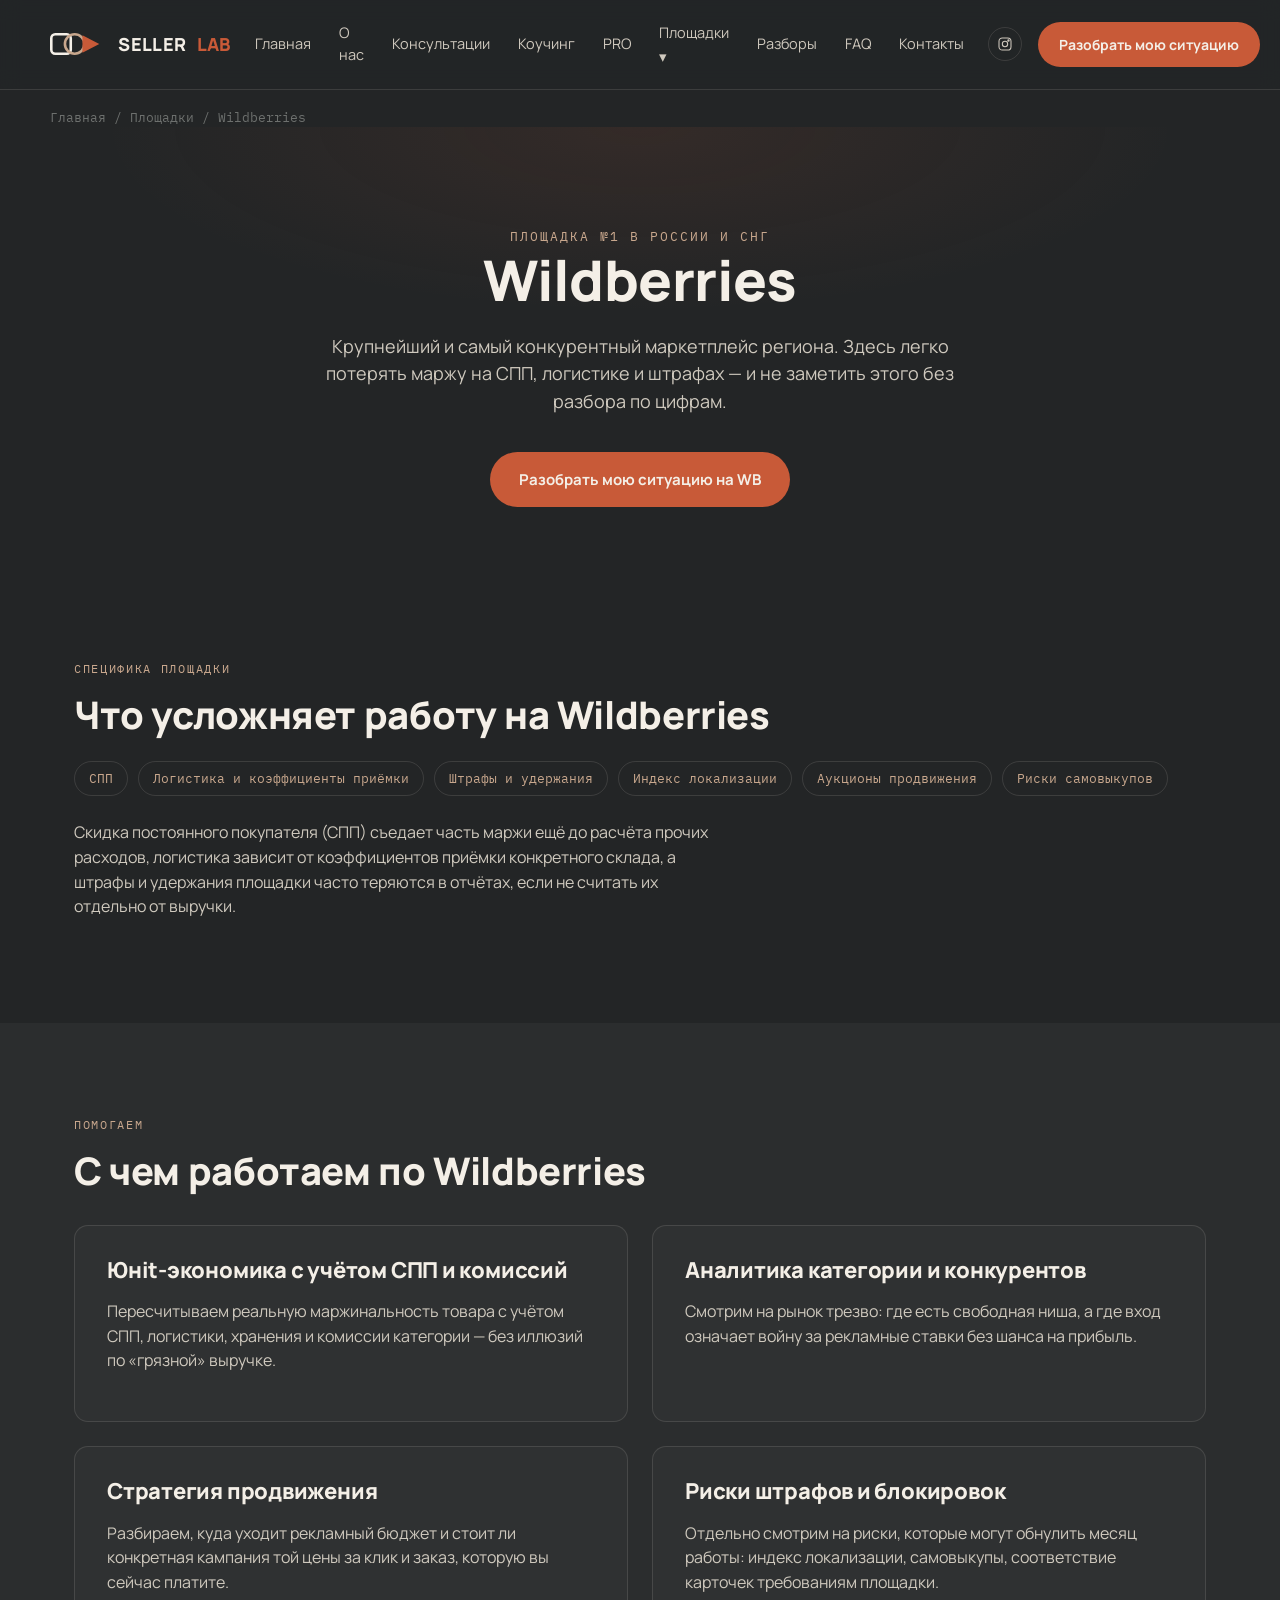
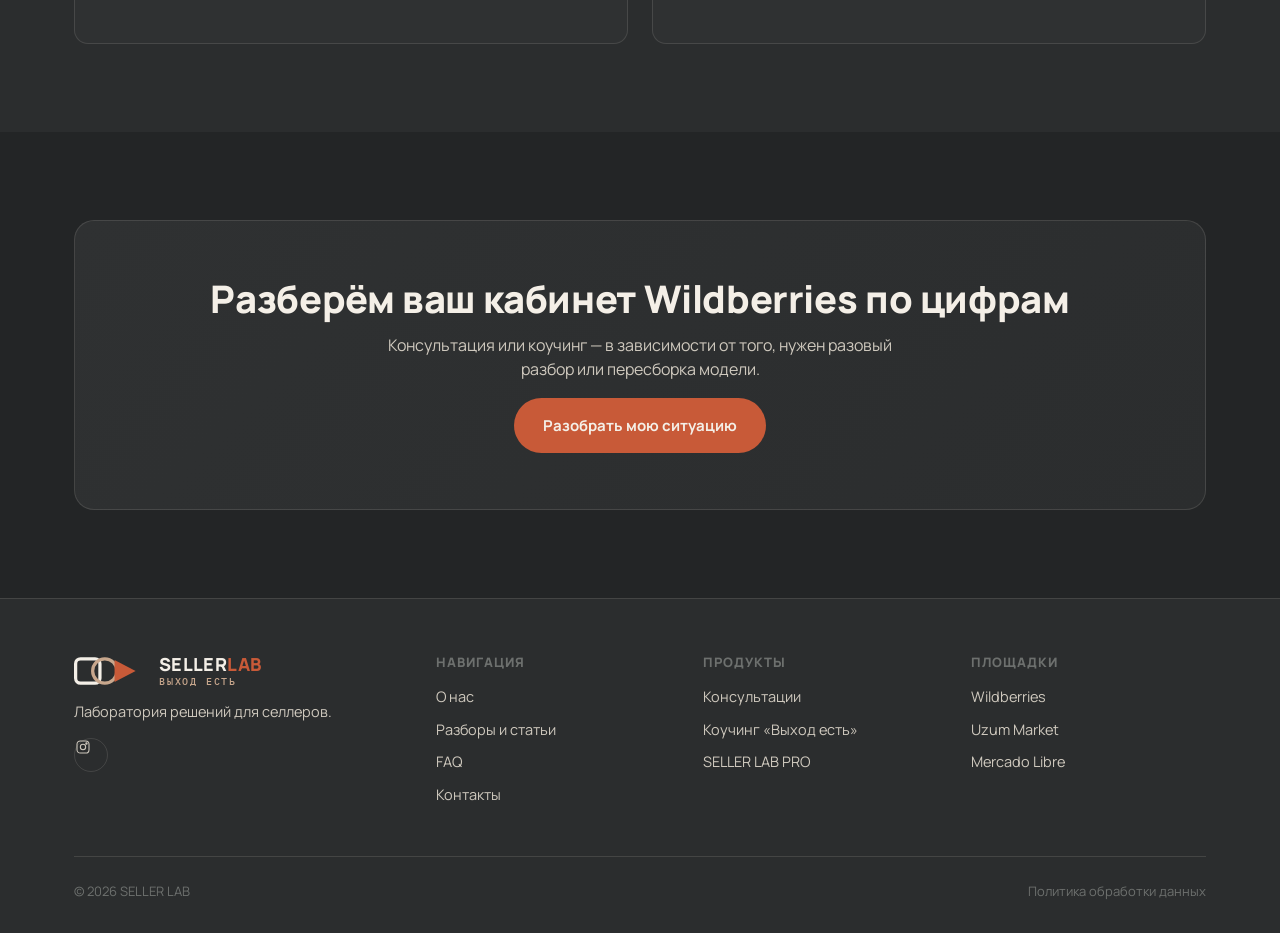
<file: wildberries.html>
<!DOCTYPE html>
<html lang="ru">
<head>
<meta charset="UTF-8">
<meta name="viewport" content="width=device-width, initial-scale=1.0">
<title>Wildberries — экспертиза SELLER LAB</title>
<meta name="description" content="Разбор бизнеса на Wildberries по цифрам: СПП, логистика, индекс локализации, ставки продвижения и риски штрафов и блокировок.">
<link rel="icon" type="image/svg+xml" href="assets/img/logo-mark.svg">
<link rel="stylesheet" href="assets/css/style.css">
<link rel="preconnect" href="https://fonts.googleapis.com">
<link rel="preconnect" href="https://fonts.gstatic.com" crossorigin>
<link href="https://fonts.googleapis.com/css2?family=Manrope:wght@400;500;700;800&family=IBM+Plex+Mono:wght@400;500;600&display=swap" rel="stylesheet">
</head>
<body>

<header class="header" data-header>
  <div class="container header__inner">
    <a href="index.html" class="logo">
      <svg viewBox="0 0 180 74" fill="none"><rect x="4" y="7" width="60" height="60" rx="12" stroke="#F4EFE7" stroke-width="8"/><circle cx="76" cy="37" r="30" stroke="#C8A78D" stroke-width="8"/><path d="M100 10 L100 64 L152 37 Z" fill="#C85A38"/></svg>
      SELLER<span style="color:var(--paprika)">LAB</span>
    </a>
    <nav class="nav">
      <a href="index.html">Главная</a>
      <a href="about.html">О нас</a>
      <a href="consulting.html">Консультации</a>
      <a href="coaching.html">Коучинг</a>
      <a href="pro.html">PRO</a>
      <div class="nav__drop">
        <a href="#">Площадки ▾</a>
        <div class="nav__drop-list">
          <a href="wildberries.html" class="is-active">Wildberries</a>
          <a href="uzum.html">Uzum Market</a>
          <a href="mercadolibre.html">Mercado Libre</a>
        </div>
      </div>
      <a href="cases.html">Разборы</a>
      <a href="faq.html">FAQ</a>
      <a href="contacts.html">Контакты</a>
    </nav>
    <div class="header__actions">
      <div class="socials">
        <a href="https://www.instagram.com/sellerlab_io/" target="_blank" rel="noopener" aria-label="Instagram"><svg viewBox="0 0 24 24" fill="none" stroke="currentColor" stroke-width="1.6"><rect x="3" y="3" width="18" height="18" rx="5"/><circle cx="12" cy="12" r="4"/><circle cx="17.2" cy="6.8" r="1"/></svg></a>
      </div>
      <a href="consulting.html#request" class="btn btn--primary btn--sm">Разобрать мою ситуацию</a>
      <button class="nav-toggle" data-nav-toggle aria-label="Меню">
        <svg viewBox="0 0 24 24" fill="none" stroke="currentColor" stroke-width="2"><path d="M3 6h18M3 12h18M3 18h18"/></svg>
      </button>
    </div>
  </div>
</header>

<div class="container breadcrumb"><a href="index.html">Главная</a> / Площадки / Wildberries</div>

<section class="hero" style="padding-bottom:60px;">
  <div class="container">
    <span class="hero__tag">Площадка №1 в России и СНГ</span>
    <h1>Wildberries</h1>
    <p class="hero__sub">Крупнейший и самый конкурентный маркетплейс региона. Здесь легко потерять маржу на СПП, логистике и штрафах — и не заметить этого без разбора по цифрам.</p>
    <div class="hero__cta">
      <a href="consulting.html#request" class="btn btn--primary">Разобрать мою ситуацию на WB</a>
    </div>
  </div>
</section>

<section class="section">
  <div class="container">
    <span class="section-tag">Специфика площадки</span>
    <h2>Что усложняет работу на Wildberries</h2>
    <div class="tag-list">
      <span>СПП</span><span>Логистика и коэффициенты приёмки</span><span>Штрафы и удержания</span>
      <span>Индекс локализации</span><span>Аукционы продвижения</span><span>Риски самовыкупов</span>
    </div>
    <p class="max-w-sub">Скидка постоянного покупателя (СПП) съедает часть маржи ещё до расчёта прочих расходов, логистика зависит от коэффициентов приёмки конкретного склада, а штрафы и удержания площадки часто теряются в отчётах, если не считать их отдельно от выручки.</p>
  </div>
</section>

<section class="section section--alt">
  <div class="container">
    <span class="section-tag">Помогаем</span>
    <h2>С чем работаем по Wildberries</h2>
    <div class="grid grid--2" style="margin-top:32px;">
      <div class="card">
        <h3>Юнit-экономика с учётом СПП и комиссий</h3>
        <p>Пересчитываем реальную маржинальность товара с учётом СПП, логистики, хранения и комиссии категории — без иллюзий по «грязной» выручке.</p>
      </div>
      <div class="card">
        <h3>Аналитика категории и конкурентов</h3>
        <p>Смотрим на рынок трезво: где есть свободная ниша, а где вход означает войну за рекламные ставки без шанса на прибыль.</p>
      </div>
      <div class="card">
        <h3>Стратегия продвижения</h3>
        <p>Разбираем, куда уходит рекламный бюджет и стоит ли конкретная кампания той цены за клик и заказ, которую вы сейчас платите.</p>
      </div>
      <div class="card">
        <h3>Риски штрафов и блокировок</h3>
        <p>Отдельно смотрим на риски, которые могут обнулить месяц работы: индекс локализации, самовыкупы, соответствие карточек требованиям площадки.</p>
      </div>
    </div>
  </div>
</section>

<section class="section">
  <div class="container">
    <div class="cta-banner">
      <h2>Разберём ваш кабинет Wildberries по цифрам</h2>
      <p>Консультация или коучинг — в зависимости от того, нужен разовый разбор или пересборка модели.</p>
      <a href="consulting.html#request" class="btn btn--primary">Разобрать мою ситуацию</a>
    </div>
  </div>
</section>

<footer class="footer">
  <div class="container">
    <div class="footer__top">
      <div class="footer__col">
        <a href="index.html" class="logo footer-logo">
          <svg viewBox="0 0 180 74" fill="none"><rect x="4" y="7" width="60" height="60" rx="12" stroke="#F4EFE7" stroke-width="8"/><circle cx="76" cy="37" r="30" stroke="#C8A78D" stroke-width="8"/><path d="M100 10 L100 64 L152 37 Z" fill="#C85A38"/></svg>
          <span class="logo__stack"><span class="logo__word">SELLER<span style="color:var(--paprika)">LAB</span></span><span class="logo__tag">Выход есть</span></span>
        </a>
        <p>Лаборатория решений для селлеров.</p>
        <div class="socials" style="margin-top:14px;">
          <a href="https://www.instagram.com/sellerlab_io/" target="_blank" rel="noopener" aria-label="Instagram"><svg viewBox="0 0 24 24" fill="none" stroke="currentColor" stroke-width="1.6"><rect x="3" y="3" width="18" height="18" rx="5"/><circle cx="12" cy="12" r="4"/><circle cx="17.2" cy="6.8" r="1"/></svg></a>
        </div>
      </div>
      <div class="footer__col">
        <h4>Навигация</h4>
        <a href="about.html">О нас</a>
        <a href="cases.html">Разборы и статьи</a>
        <a href="faq.html">FAQ</a>
        <a href="contacts.html">Контакты</a>
      </div>
      <div class="footer__col">
        <h4>Продукты</h4>
        <a href="consulting.html">Консультации</a>
        <a href="coaching.html">Коучинг «Выход есть»</a>
        <a href="pro.html">SELLER LAB PRO</a>
      </div>
      <div class="footer__col">
        <h4>Площадки</h4>
        <a href="wildberries.html">Wildberries</a>
        <a href="uzum.html">Uzum Market</a>
        <a href="mercadolibre.html">Mercado Libre</a>
      </div>
    </div>
    <div class="footer__bottom">
      <span>© 2026 SELLER LAB</span>
      <a href="privacy.html">Политика обработки данных</a>
    </div>
  </div>
</footer>

<script src="assets/js/main.js"></script>
</body>
</html>
</file>
<file: assets/css/style.css>
/* ==========================================================================
   SELLER LAB — базовые стили
   Палитра «Карбон и паприка»: 60–70% фон, 20–30% графит/песок, паприка ≤10% — только акцент
   ========================================================================== */

:root {
  --carbon: #232526;
  --carbon-soft: #2b2d2e;
  --carbon-card: #2f3132;
  --graphite: #6D706E;
  --paprika: #C85A38;
  --paprika-dark: #a94a2d;
  --sand: #C8A78D;
  --ivory: #F4EFE7;
  --ivory-dim: #cfc9be;
  --border: rgba(244, 239, 231, 0.12);

  --font-head: 'Manrope', Arial, sans-serif;
  --font-mono: 'IBM Plex Mono', 'Courier New', monospace;

  --container: 1180px;
  --radius: 14px;
}

* { box-sizing: border-box; }

html { scroll-behavior: smooth; }

body {
  margin: 0;
  background: var(--carbon);
  color: var(--ivory);
  font-family: var(--font-head);
  font-size: 16px;
  line-height: 1.55;
  -webkit-font-smoothing: antialiased;
}

img { max-width: 100%; display: block; }

a { color: inherit; text-decoration: none; }

h1, h2, h3, h4 {
  font-family: var(--font-head);
  font-weight: 800;
  line-height: 1.15;
  margin: 0 0 16px;
  letter-spacing: -0.01em;
}

h1 { font-size: clamp(32px, 5vw, 56px); }
h2 { font-size: clamp(26px, 3.4vw, 38px); }
h3 { font-size: 22px; }

p { margin: 0 0 16px; color: var(--ivory-dim); }

.lead { font-size: 19px; color: var(--ivory); }

.mono { font-family: var(--font-mono); }

.container {
  max-width: var(--container);
  margin: 0 auto;
  padding: 0 24px;
}

.section { padding: 88px 0; }
.section--tight { padding: 56px 0; }
.section--alt { background: var(--carbon-soft); }

.section-tag {
  font-family: var(--font-mono);
  color: var(--sand);
  text-transform: uppercase;
  letter-spacing: 0.14em;
  font-size: 12px;
  margin-bottom: 14px;
  display: inline-block;
}

/* ---------- Кнопки ---------- */

.btn {
  display: inline-flex;
  align-items: center;
  justify-content: center;
  gap: 8px;
  padding: 15px 28px;
  border-radius: 999px;
  font-family: var(--font-head);
  font-weight: 700;
  font-size: 15px;
  border: 1px solid transparent;
  cursor: pointer;
  transition: transform 0.15s ease, background 0.15s ease, border-color 0.15s ease, color 0.15s ease;
  white-space: nowrap;
}
.btn:hover { transform: translateY(-1px); }

.btn--primary {
  background: var(--paprika);
  color: var(--ivory);
}
.btn--primary:hover { background: var(--paprika-dark); }

.btn--outline {
  background: transparent;
  border-color: var(--border);
  color: var(--ivory);
}
.btn--outline:hover { border-color: var(--sand); color: var(--sand); }

.btn--ghost {
  background: transparent;
  color: var(--ivory-dim);
  padding: 10px 0;
}
.btn--ghost:hover { color: var(--ivory); }

.btn--block { width: 100%; }
.btn--sm { padding: 11px 20px; font-size: 14px; }

/* ---------- Header ---------- */

.header {
  position: sticky;
  top: 0;
  z-index: 100;
  background: rgba(35, 37, 38, 0.92);
  backdrop-filter: blur(10px);
  border-bottom: 1px solid var(--border);
}

.header__inner {
  display: flex;
  align-items: center;
  justify-content: space-between;
  padding: 16px 0;
  gap: 24px;
}

.logo {
  display: flex;
  align-items: center;
  gap: 10px;
  font-family: var(--font-head);
  font-weight: 800;
  font-size: 18px;
  letter-spacing: 0.02em;
  color: var(--ivory);
  flex-shrink: 0;
}
.logo svg { height: 24px; width: auto; }

.footer__col a.footer-logo {
  display: flex;
  align-items: center;
  gap: 12px;
  color: var(--ivory);
  font-weight: 800;
  font-size: 18px;
  margin-bottom: 14px !important;
}
.footer__col a.footer-logo svg { height: 30px; width: auto; }
.logo__stack { display: inline-flex; flex-direction: column; gap: 4px; line-height: 1; }
.logo__tag {
  font-family: var(--font-mono);
  font-size: 10px;
  letter-spacing: 0.18em;
  text-transform: uppercase;
  color: var(--sand);
  font-weight: 500;
}

.nav {
  display: flex;
  align-items: center;
  gap: 28px;
  flex: 1;
  justify-content: center;
}

.nav a {
  font-size: 14.5px;
  color: var(--ivory-dim);
  position: relative;
  padding: 6px 0;
}
.nav a:hover, .nav a.is-active { color: var(--ivory); }

.nav__drop { position: relative; }
.nav__drop-list {
  position: absolute;
  top: 100%;
  left: 50%;
  transform: translateX(-50%);
  background: var(--carbon-card);
  border: 1px solid var(--border);
  border-radius: 10px;
  padding: 8px;
  min-width: 190px;
  display: none;
  box-shadow: 0 20px 40px rgba(0,0,0,0.35);
}
.nav__drop:hover .nav__drop-list,
.nav__drop:focus-within .nav__drop-list { display: block; }
.nav__drop-list a {
  display: block;
  padding: 9px 12px;
  border-radius: 6px;
  font-size: 14px;
}
.nav__drop-list a:hover { background: rgba(244,239,231,0.06); }

.header__actions {
  display: flex;
  align-items: center;
  gap: 16px;
  flex-shrink: 0;
}

.socials { display: flex; gap: 12px; }
.socials a {
  width: 34px; height: 34px;
  display: flex; align-items: center; justify-content: center;
  border: 1px solid var(--border);
  border-radius: 50%;
  color: var(--ivory-dim);
}
.socials a:hover { color: var(--paprika); border-color: var(--sand); }
.socials svg { width: 16px; height: 16px; }

.nav-toggle {
  display: none;
  width: 40px; height: 40px;
  border: 1px solid var(--border);
  border-radius: 8px;
  background: transparent;
  color: var(--ivory);
  align-items: center;
  justify-content: center;
  cursor: pointer;
}

@media (max-width: 980px) {
  .nav { display: none; }
  .header__actions .socials { display: none; }
  .nav-toggle { display: flex; }

  .header.is-open .nav {
    display: flex;
    flex-direction: column;
    align-items: flex-start;
    gap: 4px;
    position: absolute;
    top: 100%; left: 0; right: 0;
    background: var(--carbon-card);
    border-bottom: 1px solid var(--border);
    padding: 12px 24px 20px;
  }
  .header.is-open .nav__drop-list {
    display: block;
    position: static;
    transform: none;
    border: none;
    background: transparent;
    padding: 0 0 0 12px;
    min-width: 0;
  }
  .header.is-open .nav a { padding: 10px 0; width: 100%; }
}

/* ---------- Hero ---------- */

.hero {
  padding: 96px 0 80px;
  text-align: center;
  background:
    radial-gradient(60% 60% at 50% 0%, rgba(200,90,56,0.10), transparent 70%),
    var(--carbon);
}
.hero__tag {
  font-family: var(--font-mono);
  color: var(--sand);
  letter-spacing: 0.16em;
  text-transform: uppercase;
  font-size: 12.5px;
  margin-bottom: 20px;
}
.hero h1 { max-width: 900px; margin-left: auto; margin-right: auto; }
.hero__sub {
  max-width: 640px;
  margin: 20px auto 36px;
  font-size: 18px;
}
.hero__cta {
  display: flex;
  gap: 14px;
  justify-content: center;
  flex-wrap: wrap;
}

/* ---------- Карточки ---------- */

.grid {
  display: grid;
  gap: 24px;
}
.grid--3 { grid-template-columns: repeat(3, 1fr); }
.grid--2 { grid-template-columns: repeat(2, 1fr); }
@media (max-width: 900px) {
  .grid--3, .grid--2 { grid-template-columns: 1fr; }
}

.card {
  background: var(--carbon-card);
  border: 1px solid var(--border);
  border-radius: var(--radius);
  padding: 32px;
}

.product-card {
  display: flex;
  flex-direction: column;
  height: 100%;
}
.product-card__label {
  font-family: var(--font-mono);
  font-size: 12px;
  color: var(--sand);
  text-transform: uppercase;
  letter-spacing: 0.1em;
  margin-bottom: 14px;
}
.product-card__price {
  font-family: var(--font-mono);
  font-size: 34px;
  color: var(--ivory);
  margin: 4px 0 18px;
}
.product-card__price span {
  font-size: 14px;
  color: var(--graphite);
  font-weight: 400;
}
.product-card ul {
  list-style: none;
  padding: 0;
  margin: 0 0 24px;
  flex: 1;
}
.product-card ul li {
  padding: 9px 0 9px 22px;
  position: relative;
  color: var(--ivory-dim);
  font-size: 14.5px;
  border-top: 1px solid var(--border);
}
.product-card ul li:first-child { border-top: none; }
.product-card ul li::before {
  content: "";
  position: absolute;
  left: 0; top: 17px;
  width: 6px; height: 6px;
  background: var(--paprika);
  border-radius: 1px;
}

.platform-card {
  padding: 28px;
}
.platform-card__icon {
  width: 44px; height: 44px;
  border-radius: 10px;
  background: rgba(200,167,141,0.14);
  display: flex; align-items: center; justify-content: center;
  margin-bottom: 18px;
  color: var(--sand);
}

/* ---------- Команда ---------- */

.team-card {
  display: grid;
  grid-template-columns: 220px 1fr;
  gap: 28px;
  align-items: start;
}
@media (max-width: 700px) {
  .team-card { grid-template-columns: 1fr; }
}
.team-photo {
  width: 100%;
  aspect-ratio: 1 / 1;
  border-radius: var(--radius);
  overflow: hidden;
  background: linear-gradient(145deg, var(--carbon-card), var(--carbon-soft));
  border: 1px solid var(--border);
  display: flex;
  align-items: center;
  justify-content: center;
  text-align: center;
  color: var(--graphite);
  font-size: 12.5px;
  font-family: var(--font-mono);
  padding: 16px;
}
.team-photo img { width: 100%; height: 100%; object-fit: cover; }
.team-role {
  font-family: var(--font-mono);
  color: var(--sand);
  font-size: 13px;
  text-transform: uppercase;
  letter-spacing: 0.08em;
  margin-bottom: 8px;
}

/* ---------- Формы ---------- */

.form { max-width: 640px; }
.form-row {
  display: grid;
  grid-template-columns: 1fr 1fr;
  gap: 18px;
}
@media (max-width: 640px) {
  .form-row { grid-template-columns: 1fr; }
}
.field { margin-bottom: 18px; }
.field label {
  display: block;
  font-size: 13.5px;
  color: var(--ivory-dim);
  margin-bottom: 8px;
}
.field input,
.field textarea,
.field select {
  width: 100%;
  background: var(--carbon-soft);
  border: 1px solid var(--border);
  border-radius: 10px;
  padding: 13px 14px;
  color: var(--ivory);
  font-family: var(--font-head);
  font-size: 14.5px;
}
.field input:focus,
.field textarea:focus,
.field select:focus {
  outline: none;
  border-color: var(--sand);
}
.field textarea { resize: vertical; min-height: 100px; }

.field--checkbox {
  display: flex;
  align-items: flex-start;
  gap: 10px;
}
.field--checkbox input { width: auto; margin-top: 4px; }
.field--checkbox label { margin: 0; font-size: 13px; color: var(--graphite); }
.field--checkbox a { color: var(--sand); text-decoration: underline; }

.form-note {
  font-size: 13px;
  color: var(--graphite);
  margin-top: 10px;
}

.form-status {
  display: none;
  margin-top: 18px;
  padding: 16px 18px;
  border-radius: 10px;
  background: rgba(200,90,56,0.12);
  border: 1px solid rgba(200,90,56,0.35);
  color: var(--ivory);
  font-size: 14.5px;
}
.form-status.is-visible { display: block; }

/* ---------- FAQ ---------- */

.faq-item {
  border-bottom: 1px solid var(--border);
}
.faq-item summary {
  list-style: none;
  cursor: pointer;
  padding: 22px 0;
  display: flex;
  justify-content: space-between;
  align-items: center;
  gap: 16px;
  font-weight: 700;
  font-size: 16.5px;
}
.faq-item summary::-webkit-details-marker { display: none; }
.faq-item summary::after {
  content: "+";
  font-family: var(--font-mono);
  font-size: 22px;
  color: var(--sand);
  flex-shrink: 0;
  transition: transform 0.2s ease;
}
.faq-item[open] summary::after { transform: rotate(45deg); }
.faq-item p { padding-bottom: 22px; margin: 0; }

/* ---------- CTA-баннер ---------- */

.cta-banner {
  background: linear-gradient(135deg, var(--carbon-card), var(--carbon-soft));
  border: 1px solid var(--border);
  border-radius: 20px;
  padding: 56px;
  text-align: center;
}
.cta-banner h2 { margin-bottom: 12px; }
.cta-banner p { max-width: 520px; margin-left: auto; margin-right: auto; }

/* ---------- Таблица «входит / не входит» ---------- */

.scope-grid {
  display: grid;
  grid-template-columns: 1fr 1fr;
  gap: 24px;
}
@media (max-width: 700px) { .scope-grid { grid-template-columns: 1fr; } }
.scope-col h3 { font-size: 16px; margin-bottom: 16px; }
.scope-col.is-in h3 { color: var(--sand); }
.scope-col.is-out h3 { color: var(--graphite); }
.scope-col ul { list-style: none; padding: 0; margin: 0; }
.scope-col li {
  padding: 10px 0 10px 24px;
  position: relative;
  font-size: 14.5px;
  color: var(--ivory-dim);
  border-top: 1px solid var(--border);
}
.scope-col li:first-child { border-top: none; }
.scope-col.is-in li::before { content: "+"; position: absolute; left: 0; color: var(--paprika); font-family: var(--font-mono); }
.scope-col.is-out li::before { content: "–"; position: absolute; left: 0; color: var(--graphite); font-family: var(--font-mono); }

/* ---------- Footer ---------- */

.footer {
  border-top: 1px solid var(--border);
  padding: 56px 0 32px;
  background: var(--carbon-soft);
}
.footer__top {
  display: grid;
  grid-template-columns: 1.4fr 1fr 1fr 1fr;
  gap: 32px;
  padding-bottom: 40px;
}
@media (max-width: 800px) {
  .footer__top { grid-template-columns: 1fr 1fr; }
}
.footer__col h4 {
  font-size: 13px;
  text-transform: uppercase;
  letter-spacing: 0.08em;
  color: var(--graphite);
  margin-bottom: 16px;
}
.footer__col a, .footer__col p {
  display: block;
  font-size: 14.5px;
  color: var(--ivory-dim);
  margin-bottom: 10px;
}
.footer__col a:hover { color: var(--sand); }
.footer__bottom {
  border-top: 1px solid var(--border);
  padding-top: 24px;
  display: flex;
  justify-content: space-between;
  flex-wrap: wrap;
  gap: 12px;
  font-size: 13px;
  color: var(--graphite);
}

/* ---------- Утилиты ---------- */

.text-center { text-align: center; }
.mt-0 { margin-top: 0; }
.mx-auto { margin-left: auto; margin-right: auto; }
.max-w-sub { max-width: 640px; }
.stack { display: flex; flex-direction: column; gap: 16px; }
.tag-list { display: flex; flex-wrap: wrap; gap: 10px; margin: 24px 0; }
.tag-list span {
  font-family: var(--font-mono);
  font-size: 12.5px;
  padding: 7px 14px;
  border: 1px solid var(--border);
  border-radius: 999px;
  color: var(--sand);
}

.breadcrumb {
  font-family: var(--font-mono);
  font-size: 12.5px;
  color: var(--graphite);
  padding: 18px 0 0;
}
.breadcrumb a:hover { color: var(--sand); }

.numbered-steps { counter-reset: step; list-style: none; padding: 0; margin: 0; }
.numbered-steps li {
  counter-increment: step;
  position: relative;
  padding: 24px 0 24px 56px;
  border-top: 1px solid var(--border);
}
.numbered-steps li:first-child { border-top: none; }
.numbered-steps li::before {
  content: counter(step, decimal-leading-zero);
  position: absolute;
  left: 0; top: 22px;
  font-family: var(--font-mono);
  color: var(--paprika);
  font-size: 15px;
}
.numbered-steps h3 { margin-bottom: 6px; font-size: 17px; }
.numbered-steps p { margin: 0; }
</file>
